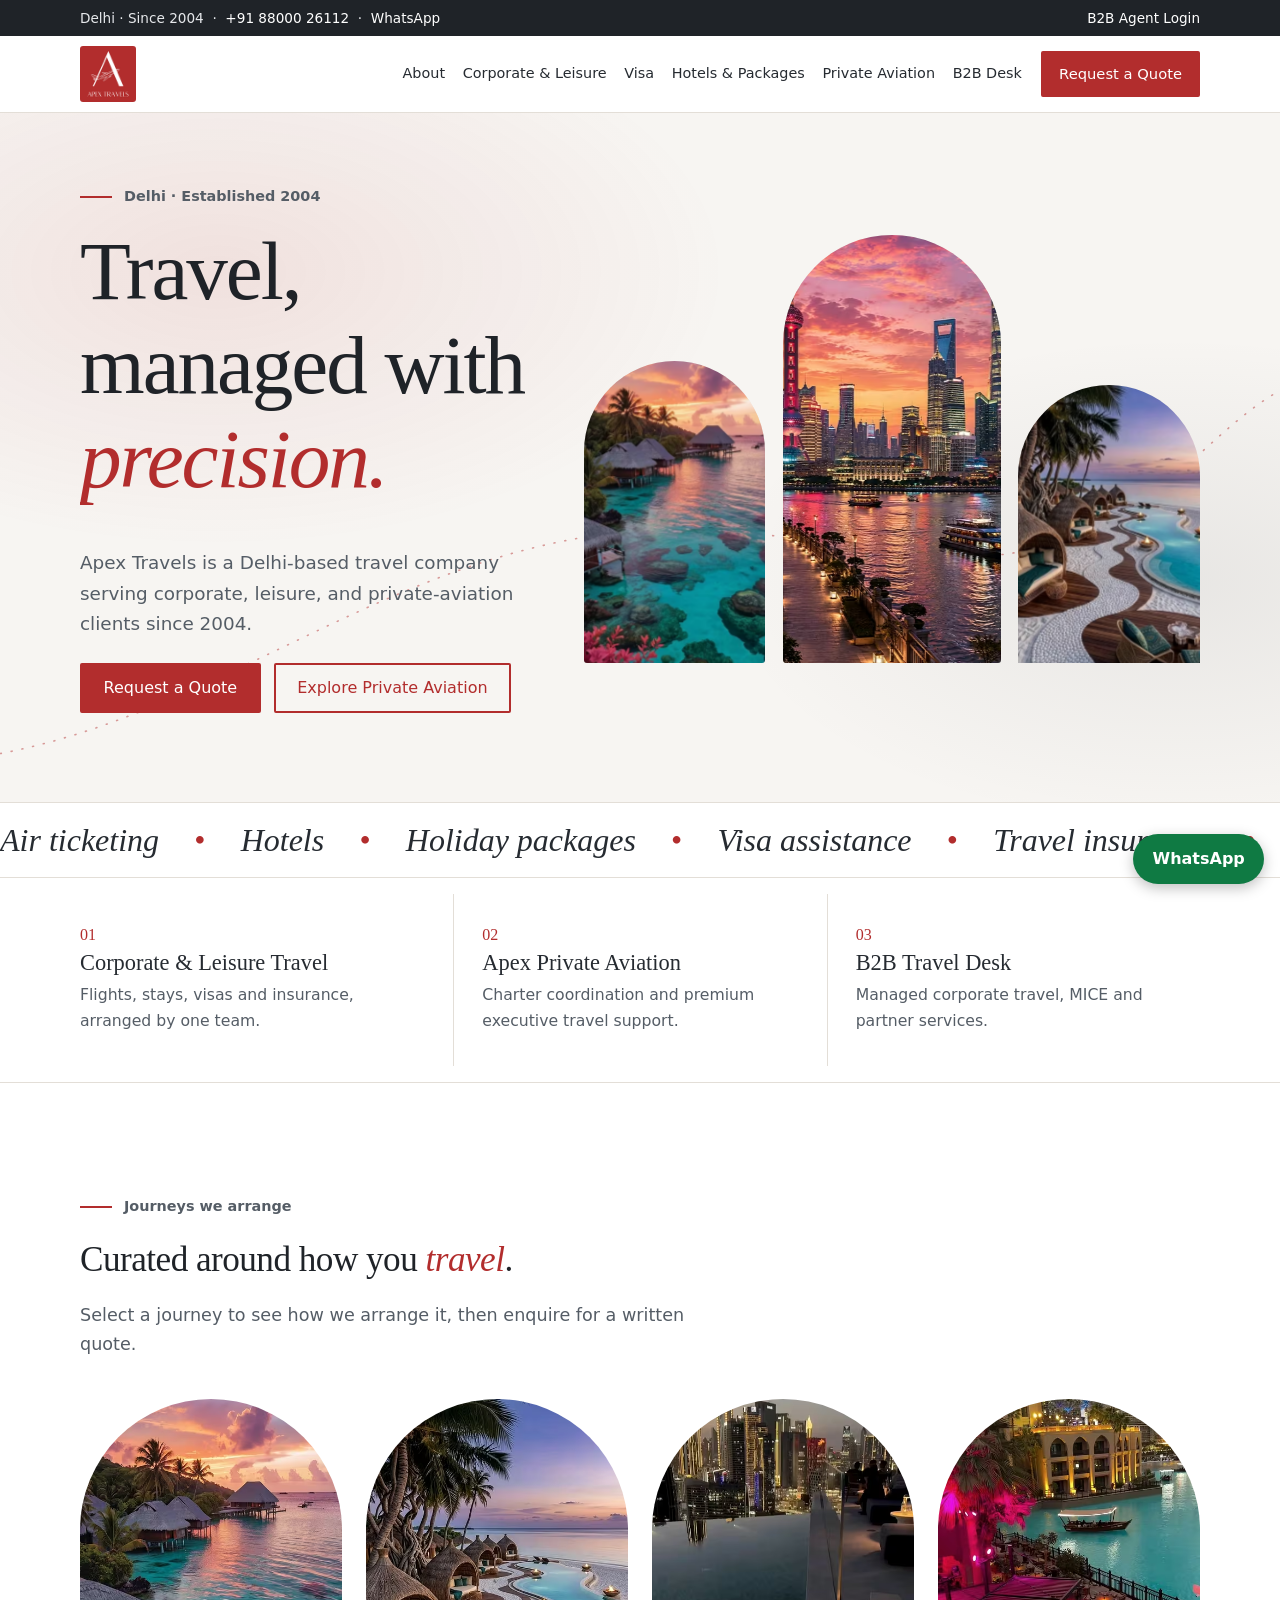
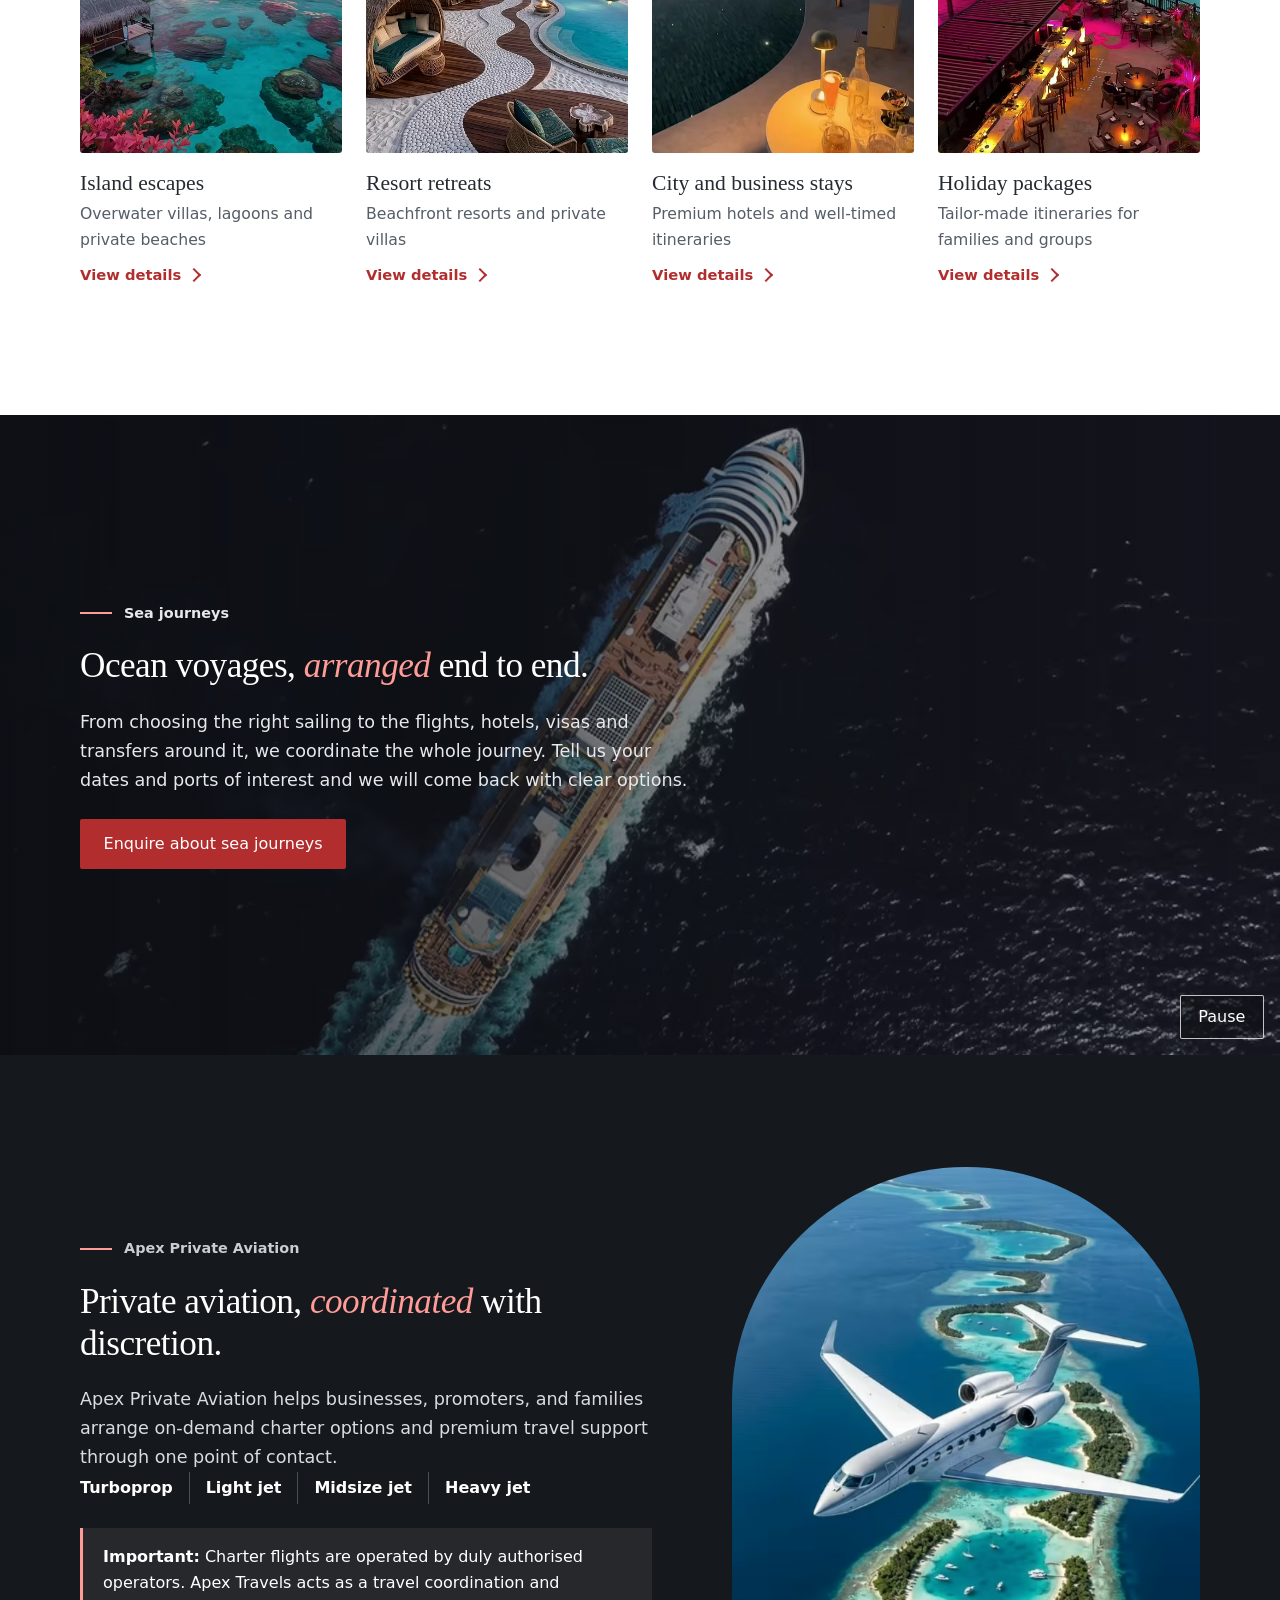
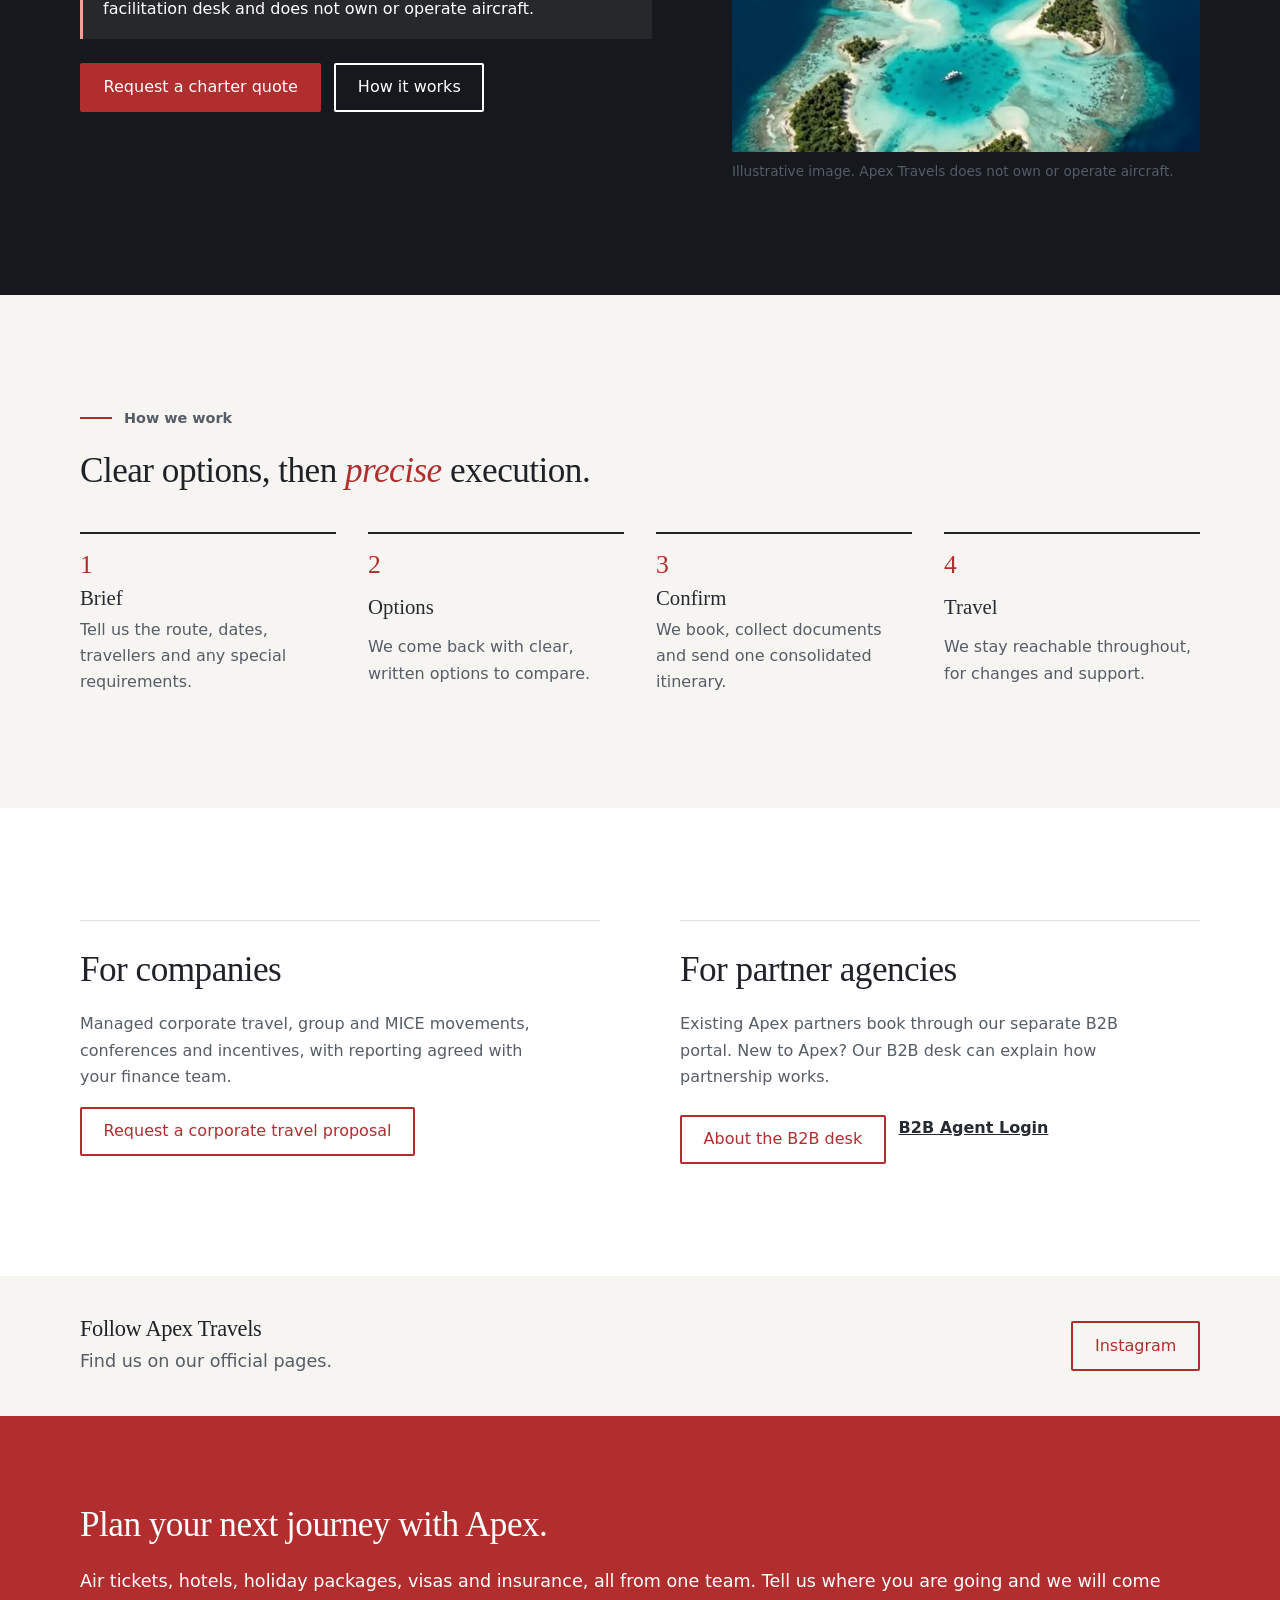
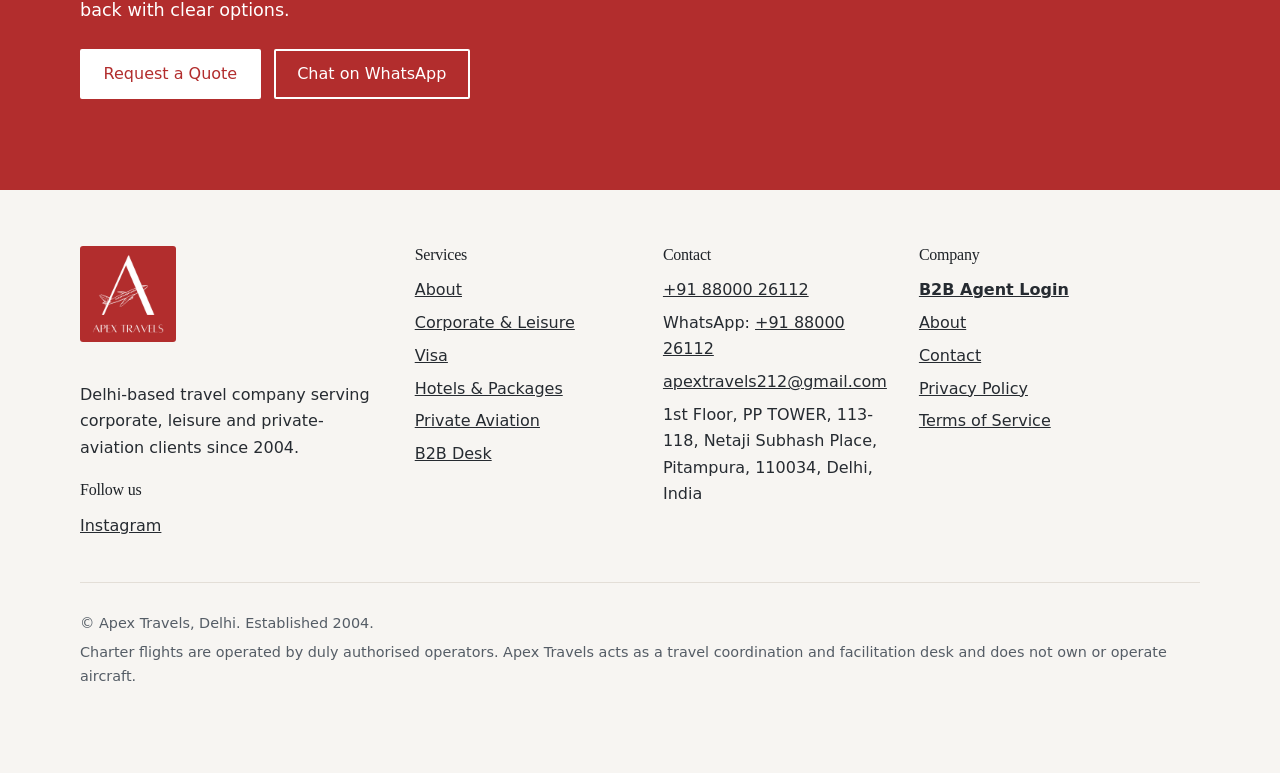
<file: site/index.html>
<!DOCTYPE html>
<html lang="en-IN">
<head>
<meta charset="utf-8">
<meta name="viewport" content="width=device-width, initial-scale=1">
<title>Apex Travels | Best Luxury Travel Agency in North India &amp; Private Aviation Desk</title>
<meta name="description" content="Delhi-based travel company since 2004. Corporate and leisure travel, visas, holiday packages, B2B travel desk and Apex Private Aviation charter coordination.">
<link rel="canonical" href="https://www.apextravels.co.in/">
<meta name="robots" content="index, follow">
<meta name="theme-color" content="#B22D2D">
<link rel="icon" type="image/png" sizes="32x32" href="images/favicon-32.png">
<link rel="apple-touch-icon" href="images/apple-touch-icon.png">
<meta property="og:type" content="website">
<meta property="og:site_name" content="Apex Travels">
<meta property="og:locale" content="en_IN">
<meta property="og:title" content="Apex Travels Delhi | Corporate Travel &amp; Private Aviation Desk">
<meta property="og:description" content="Delhi-based travel company since 2004. Corporate and leisure travel, visas, holiday packages, B2B travel desk and Apex Private Aviation charter coordination.">
<meta property="og:url" content="https://www.apextravels.co.in/">
<meta property="og:image" content="https://www.apextravels.co.in/images/og-image.png">
<meta name="twitter:card" content="summary_large_image">
<meta name="twitter:title" content="Apex Travels Delhi | Corporate Travel &amp; Private Aviation Desk">
<meta name="twitter:description" content="Delhi-based travel company since 2004. Corporate and leisure travel, visas, holiday packages, B2B travel desk and Apex Private Aviation charter coordination.">
<meta name="twitter:image" content="https://www.apextravels.co.in/images/og-image.png">
<script>try{if(!sessionStorage.getItem("apexPre")&&!matchMedia("(prefers-reduced-motion: reduce)").matches)document.documentElement.classList.add("pre-on")}catch(e){}</script>
<link rel="stylesheet" href="css/style.css">
<script src="js/main.js" defer></script>
<script type="application/ld+json">{
 "@context": "https://schema.org",
 "@type": [
  "LocalBusiness",
  "TravelAgency"
 ],
 "name": "Apex Travels",
 "url": "https://www.apextravels.co.in/",
 "logo": "https://www.apextravels.co.in/images/apex-logo.png",
 "image": "https://www.apextravels.co.in/images/og-image.png",
 "description": "Delhi-based travel company established in 2004 offering corporate and leisure travel, visa assistance, holiday packages, B2B travel services and private-aviation charter coordination.",
 "foundingDate": "2004",
 "address": {
  "@type": "PostalAddress",
  "addressLocality": "Delhi",
  "addressCountry": "IN"
 },
 "areaServed": "IN",
 "telephone": "+918800026112",
 "email": "apextravels212@gmail.com",
 "sameAs": [
  "https://www.instagram.com/apextravels.official/"
 ]
}</script>
</head>
<body>
<a class="skip" href="#main">Skip to content</a>
<div class="pre" aria-hidden="true"><img src="images/apex-logo.png" alt="" width="150" height="150"></div>
<div class="util"><div class="wrap util-in"><p><span class="hide-s">Delhi &middot; Since 2004 &nbsp;&middot;&nbsp; </span><a href="tel:+918800026112">+91 88000 26112</a> &nbsp;&middot;&nbsp; <a href="https://wa.me/918800026112?text=Hello%20Apex%20Travels%2C%20I%20would%20like%20to%20make%20an%20enquiry.">WhatsApp</a></p><a href="https://www.apextravelonline.com/login" rel="noopener">B2B Agent Login</a></div></div>
<header class="site-header"><div class="wrap bar">
<a class="brand" href="index.html" aria-label="Apex Travels home"><img src="images/apex-logo-128.png" alt="Apex Travels" width="56" height="56"></a>
<button class="menu-btn" type="button" aria-expanded="false" aria-controls="nav" aria-label="Open menu"><span></span></button>
<nav id="nav" class="nav" aria-label="Primary"><ul><li><a href="about.html">About</a></li><li><a href="corporate-travel.html">Corporate &amp; Leisure</a></li><li><a href="visa-assistance.html">Visa</a></li><li><a href="hotels-packages.html">Hotels &amp; Packages</a></li><li><a href="private-aviation.html">Private Aviation</a></li><li><a href="b2b-corporate-travel.html">B2B Desk</a></li></ul><div class="nav-actions"><a class="btn btn-line btn-sm" href="https://www.apextravelonline.com/login" rel="noopener">B2B Agent Login</a><a class="btn btn-sm" href="contact.html">Request a Quote</a></div></nav>
</div></header>
<main id="main">
<section class="lh"><svg class="path" viewBox="0 0 1200 500" preserveAspectRatio="none" aria-hidden="true" focusable="false"><path d="M-20 450C250 400 430 130 760 210S1100 70 1240 20" fill="none" stroke="currentColor" stroke-width="1.6" stroke-dasharray="1 10" stroke-linecap="round" vector-effect="non-scaling-stroke"/></svg>
<div class="wrap lh-g"><div class="lh-copy"><p class="label">Delhi &middot; Established 2004</p>
<h1><span class="ln"><span>Travel,</span></span> <span class="ln"><span>managed with</span></span> <span class="ln"><span><em>precision.</em></span></span></h1>
<p class="sub">Apex Travels is a Delhi-based travel company serving corporate, leisure, and private-aviation clients since 2004.</p>
<div class="cta-row"><a class="btn btn-acc" href="contact.html">Request a Quote</a><a class="btn btn-line" href="private-aviation.html">Explore Private Aviation</a></div></div>
<div class="arches">
<figure class="arch a1 m" style="--r:1.667" data-parallax=".05"><picture><source type="image/avif" srcset="images/photos/leisure-travel-480.avif 480w, images/photos/leisure-travel-736.avif 736w" sizes="(min-width:960px) 20vw, 30vw"><source type="image/webp" srcset="images/photos/leisure-travel-480.webp 480w, images/photos/leisure-travel-736.webp 736w" sizes="(min-width:960px) 20vw, 30vw"><img src="images/photos/leisure-travel-736.jpg" srcset="images/photos/leisure-travel-480.jpg 480w, images/photos/leisure-travel-736.jpg 736w" sizes="(min-width:960px) 20vw, 30vw" alt="Thatched overwater villas on a turquoise lagoon at sunset" width="1600" height="2400" decoding="async"></picture><picture><source type="image/avif" srcset="images/photos/holiday-packages-480.avif 480w, images/photos/holiday-packages-720.avif 720w" sizes="(min-width:960px) 20vw, 30vw"><source type="image/webp" srcset="images/photos/holiday-packages-480.webp 480w, images/photos/holiday-packages-720.webp 720w" sizes="(min-width:960px) 20vw, 30vw"><img src="images/photos/holiday-packages-720.jpg" srcset="images/photos/holiday-packages-480.jpg 480w, images/photos/holiday-packages-720.jpg 720w" sizes="(min-width:960px) 20vw, 30vw" alt="Waterfront dining terrace at dusk with a traditional wooden boat on turquoise water" width="1600" height="2400" decoding="async"></picture></figure>
<figure class="arch a2 m" style="--r:1.967;--ph:6s" data-parallax="-.035"><picture><source type="image/avif" srcset="images/photos/hero-home-480.avif 480w, images/photos/hero-home-736.avif 736w" sizes="(min-width:960px) 24vw, 36vw"><source type="image/webp" srcset="images/photos/hero-home-480.webp 480w, images/photos/hero-home-736.webp 736w" sizes="(min-width:960px) 24vw, 36vw"><img src="images/photos/hero-home-736.jpg" srcset="images/photos/hero-home-480.jpg 480w, images/photos/hero-home-736.jpg 736w" sizes="(min-width:960px) 24vw, 36vw" alt="Skyline at sunset above a lit riverside promenade with a passenger ferry on the water" width="1600" height="2400" fetchpriority="high" decoding="async"></picture><picture><source type="image/avif" srcset="images/photos/corporate-travel-480.avif 480w, images/photos/corporate-travel-720.avif 720w" sizes="(min-width:960px) 24vw, 36vw"><source type="image/webp" srcset="images/photos/corporate-travel-480.webp 480w, images/photos/corporate-travel-720.webp 720w" sizes="(min-width:960px) 24vw, 36vw"><img src="images/photos/corporate-travel-720.jpg" srcset="images/photos/corporate-travel-480.jpg 480w, images/photos/corporate-travel-720.jpg 720w" sizes="(min-width:960px) 24vw, 36vw" alt="Rooftop infinity pool and lounge above a city skyline at dusk" width="1600" height="2400" decoding="async"></picture></figure>
<figure class="arch a3" data-parallax=".07"><picture><source type="image/avif" srcset="images/photos/hotels-480.avif 480w, images/photos/hotels-736.avif 736w" sizes="(min-width:960px) 20vw, 30vw"><source type="image/webp" srcset="images/photos/hotels-480.webp 480w, images/photos/hotels-736.webp 736w" sizes="(min-width:960px) 20vw, 30vw"><img src="images/photos/hotels-736.jpg" srcset="images/photos/hotels-480.jpg 480w, images/photos/hotels-736.jpg 736w" sizes="(min-width:960px) 20vw, 30vw" alt="Beachfront resort with thatched cabanas and a curved pool at dusk" width="1600" height="2400" decoding="async"></picture></figure>
</div></div></section><div class="ticker" aria-hidden="true"><div class="tk"><div class="tg"><span>Air ticketing</span><span>Hotels</span><span>Holiday packages</span><span>Visa assistance</span><span>Travel insurance</span><span>Corporate travel</span><span>B2B travel services</span><span>Private aviation coordination</span></div><div class="tg"><span>Air ticketing</span><span>Hotels</span><span>Holiday packages</span><span>Visa assistance</span><span>Travel insurance</span><span>Corporate travel</span><span>B2B travel services</span><span>Private aviation coordination</span></div></div></div><nav class="h-desks" aria-label="Our services"><ol class="wrap">
<li data-r><a href="corporate-travel.html"><span class="n">01</span><strong>Corporate &amp; Leisure Travel</strong><span>Flights, stays, visas and insurance, arranged by one team.</span></a></li>
<li data-r="1"><a href="private-aviation.html"><span class="n">02</span><strong>Apex Private Aviation</strong><span>Charter coordination and premium executive travel support.</span></a></li>
<li data-r="2"><a href="b2b-corporate-travel.html"><span class="n">03</span><strong>B2B Travel Desk</strong><span>Managed corporate travel, MICE and partner services.</span></a></li>
</ol></nav><section class="h-show"><div class="wrap"><div class="sec-h"><p class="label" data-r>Journeys we arrange</p><h2 data-r="1">Curated around how you <em>travel</em>.</h2>
<p class="lead" data-r="2">Select a journey to see how we arrange it, then enquire for a written quote.</p></div>
<ul class="jc-list"><li class="jc-li" data-r="0"><a class="jc" href="contact.html?topic=holidays&amp;interest=Island%20escapes#enquiry" data-j="island" data-title="Island escapes" data-page="hotels-packages.html"><span class="jc-frame"><picture><source type="image/avif" srcset="images/photos/leisure-travel-480.avif 480w, images/photos/leisure-travel-736.avif 736w" sizes="(min-width:1080px) 22vw, (min-width:760px) 44vw, 74vw"><source type="image/webp" srcset="images/photos/leisure-travel-480.webp 480w, images/photos/leisure-travel-736.webp 736w" sizes="(min-width:1080px) 22vw, (min-width:760px) 44vw, 74vw"><img src="images/photos/leisure-travel-736.jpg" srcset="images/photos/leisure-travel-480.jpg 480w, images/photos/leisure-travel-736.jpg 736w" sizes="(min-width:1080px) 22vw, (min-width:760px) 44vw, 74vw" alt="Thatched overwater villas on a turquoise lagoon at sunset" width="1600" height="2400" loading="lazy" decoding="async"></picture></span><span class="jc-body"><strong>Island escapes</strong><span class="jc-tag">Overwater villas, lagoons and private beaches</span><span class="jc-more">View details</span></span></a><template id="j-island"><p class="jd-tag">Overwater villas, lagoons and private beaches</p><p>Quiet, well-planned escapes to island destinations, with flights, transfers and stays arranged around your dates.</p><h3>How we arrange it</h3><ul class="ticks"><li>Destination and property shortlist matched to your preferences</li><li>Flights, boat or seaplane transfers and baggage planning</li><li>Visa and travel insurance coordination</li><li>One itinerary and one point of contact</li></ul><p class="small">Pricing is tailored to your dates and requirements. Enquire for a written quote.</p></template></li><li class="jc-li" data-r="1"><a class="jc" href="contact.html?topic=holidays&amp;interest=Resort%20retreats#enquiry" data-j="resort" data-title="Resort retreats" data-page="hotels-packages.html"><span class="jc-frame"><picture><source type="image/avif" srcset="images/photos/hotels-480.avif 480w, images/photos/hotels-736.avif 736w" sizes="(min-width:1080px) 22vw, (min-width:760px) 44vw, 74vw"><source type="image/webp" srcset="images/photos/hotels-480.webp 480w, images/photos/hotels-736.webp 736w" sizes="(min-width:1080px) 22vw, (min-width:760px) 44vw, 74vw"><img src="images/photos/hotels-736.jpg" srcset="images/photos/hotels-480.jpg 480w, images/photos/hotels-736.jpg 736w" sizes="(min-width:1080px) 22vw, (min-width:760px) 44vw, 74vw" alt="Beachfront resort with thatched cabanas and a curved pool at dusk" width="1600" height="2400" loading="lazy" decoding="async"></picture></span><span class="jc-body"><strong>Resort retreats</strong><span class="jc-tag">Beachfront resorts and private villas</span><span class="jc-more">View details</span></span></a><template id="j-resort"><p class="jd-tag">Beachfront resorts and private villas</p><p>Unhurried stays at resorts chosen for the setting, the service and how well they suit the people travelling.</p><h3>How we arrange it</h3><ul class="ticks"><li>Hotel options compared in writing before you decide</li><li>Room category, inclusions and transfers confirmed for you</li><li>Group and family room arrangements</li><li>Support while you are away if plans change</li></ul><p class="small">Pricing is tailored to your dates and requirements. Enquire for a written quote.</p></template></li><li class="jc-li" data-r="2"><a class="jc" href="contact.html?topic=general&amp;interest=City%20and%20business%20stays#enquiry" data-j="city" data-title="City and business stays" data-page="corporate-travel.html"><span class="jc-frame"><picture><source type="image/avif" srcset="images/photos/corporate-travel-480.avif 480w, images/photos/corporate-travel-720.avif 720w" sizes="(min-width:1080px) 22vw, (min-width:760px) 44vw, 74vw"><source type="image/webp" srcset="images/photos/corporate-travel-480.webp 480w, images/photos/corporate-travel-720.webp 720w" sizes="(min-width:1080px) 22vw, (min-width:760px) 44vw, 74vw"><img src="images/photos/corporate-travel-720.jpg" srcset="images/photos/corporate-travel-480.jpg 480w, images/photos/corporate-travel-720.jpg 720w" sizes="(min-width:1080px) 22vw, (min-width:760px) 44vw, 74vw" alt="Rooftop infinity pool and lounge above a city skyline at dusk" width="1600" height="2400" loading="lazy" decoding="async"></picture></span><span class="jc-body"><strong>City and business stays</strong><span class="jc-tag">Premium hotels and well-timed itineraries</span><span class="jc-more">View details</span></span></a><template id="j-city"><p class="jd-tag">Premium hotels and well-timed itineraries</p><p>Business travel that runs to time: the right hotel, sensible flights and transfers that match your schedule.</p><h3>How we arrange it</h3><ul class="ticks"><li>Air tickets with changes and re-issues handled</li><li>Hotels matched to meeting locations and company policy</li><li>Airport and city transfers</li><li>Visa assistance for business trips</li></ul><p class="small">Pricing is tailored to your dates and requirements. Enquire for a written quote.</p></template></li><li class="jc-li" data-r="3"><a class="jc" href="contact.html?topic=holidays&amp;interest=Holiday%20packages#enquiry" data-j="holiday" data-title="Holiday packages" data-page="hotels-packages.html"><span class="jc-frame"><picture><source type="image/avif" srcset="images/photos/holiday-packages-480.avif 480w, images/photos/holiday-packages-720.avif 720w" sizes="(min-width:1080px) 22vw, (min-width:760px) 44vw, 74vw"><source type="image/webp" srcset="images/photos/holiday-packages-480.webp 480w, images/photos/holiday-packages-720.webp 720w" sizes="(min-width:1080px) 22vw, (min-width:760px) 44vw, 74vw"><img src="images/photos/holiday-packages-720.jpg" srcset="images/photos/holiday-packages-480.jpg 480w, images/photos/holiday-packages-720.jpg 720w" sizes="(min-width:1080px) 22vw, (min-width:760px) 44vw, 74vw" alt="Waterfront dining terrace at dusk with a traditional wooden boat on turquoise water" width="1600" height="2400" loading="lazy" decoding="async"></picture></span><span class="jc-body"><strong>Holiday packages</strong><span class="jc-tag">Tailor-made itineraries for families and groups</span><span class="jc-more">View details</span></span></a><template id="j-holiday"><p class="jd-tag">Tailor-made itineraries for families and groups</p><p>Domestic and international holidays planned around your pace and budget, with every cost itemised.</p><h3>How we arrange it</h3><ul class="ticks"><li>Itineraries built to your dates and interests</li><li>Flights, stays, transfers and sightseeing combined</li><li>Family, honeymoon and group arrangements</li><li>Visa and insurance handled alongside</li></ul><p class="small">Pricing is tailored to your dates and requirements. Enquire for a written quote.</p></template></li></ul></div>
<dialog class="jd" aria-labelledby="jd-t"><div class="jd-in"><button class="jd-x" type="button" aria-label="Close details">&times;</button><figure class="jd-fig"></figure>
<div class="jd-tx"><h2 id="jd-t"></h2><div class="jd-body"></div><div class="cta-row"><a class="btn jd-enq" href="contact.html#enquiry">Enquire</a><a class="btn btn-line jd-more" href="contact.html">Service details</a></div></div></div></dialog></section><section class="sea" aria-label="Sea journeys"><video class="sea-v" muted loop playsinline preload="none" poster="media/cruise-poster.jpg" data-mp4="media/cruise.mp4" data-webm="media/cruise.webm" aria-hidden="true" tabindex="-1"></video><div class="sea-shade"></div>
<div class="wrap"><div class="sea-in"><p class="label" data-r>Sea journeys</p><h2 data-r="1">Ocean voyages, <em>arranged</em> end to end.</h2>
<p class="lead" data-r="2">From choosing the right sailing to the flights, hotels, visas and transfers around it, we coordinate the whole journey. Tell us your dates and ports of interest and we will come back with clear options.</p>
<div class="cta-row" data-r="3"><a class="btn btn-acc" href="contact.html?topic=holidays&amp;interest=Sea%20journeys#enquiry">Enquire about sea journeys</a></div></div></div>
<button class="sea-btn" type="button" aria-label="Pause background video" hidden>Pause</button></section><section class="h-av"><div class="wrap h-av-g"><div>
<p class="label" data-r>Apex Private Aviation</p><h2 data-r="1">Private aviation, <em>coordinated</em> with discretion.</h2>
<p class="lead" data-r="2">Apex Private Aviation helps businesses, promoters, and families arrange on-demand charter options and premium travel support through one point of contact.</p>
<ul class="cats" data-r="2"><li>Turboprop</li><li>Light jet</li><li>Midsize jet</li><li>Heavy jet</li></ul>
<p class="disc" data-r="3"><strong>Important:</strong> Charter flights are operated by duly authorised operators. Apex Travels acts as a travel coordination and facilitation desk and does not own or operate aircraft.</p>
<div class="cta-row" data-r="3"><a class="btn btn-acc" href="private-aviation.html#quote">Request a charter quote</a><a class="btn btn-ghost" href="private-aviation.html">How it works</a></div></div>
<div><figure class="h-avfig zoom" data-mask data-parallax=".05"><picture><source type="image/avif" srcset="images/photos/hero-aviation-480.avif 480w, images/photos/hero-aviation-736.avif 736w" sizes="(min-width:900px) 540px, 100vw"><source type="image/webp" srcset="images/photos/hero-aviation-480.webp 480w, images/photos/hero-aviation-736.webp 736w" sizes="(min-width:900px) 540px, 100vw"><img src="images/photos/hero-aviation-736.jpg" srcset="images/photos/hero-aviation-480.jpg 480w, images/photos/hero-aviation-736.jpg 736w" sizes="(min-width:900px) 540px, 100vw" alt="Business jet flying over a chain of tropical islands" width="1600" height="2400" loading="lazy" decoding="async"></picture></figure><p class="img-note">Illustrative image. Apex Travels does not own or operate aircraft.</p></div>
</div></section>
<section class="h-how"><div class="wrap"><p class="label" data-r>How we work</p><h2 data-r="1">Clear options, then <em>precise</em> execution.</h2>
<ol class="h-steps">
<li data-r><span class="n">1</span><strong>Brief</strong><span>Tell us the route, dates, travellers and any special requirements.</span></li>
<li data-r="1"><span class="n">2</span><strong>Options</strong><span>We come back with clear, written options to compare.</span></li>
<li data-r="2"><span class="n">3</span><strong>Confirm</strong><span>We book, collect documents and send one consolidated itinerary.</span></li>
<li data-r="3"><span class="n">4</span><strong>Travel</strong><span>We stay reachable throughout, for changes and support.</span></li>
</ol></div></section>
<section class="h-aud"><div class="wrap h-aud-g">
<article data-r><h2>For companies</h2><p>Managed corporate travel, group and MICE movements, conferences and incentives, with reporting agreed with your finance team.</p><a class="btn btn-line" href="contact.html?topic=b2b#enquiry">Request a corporate travel proposal</a></article>
<article data-r="1"><h2>For partner agencies</h2><p>Existing Apex partners book through our separate B2B portal. New to Apex? Our B2B desk can explain how partnership works.</p><div class="cta-row"><a class="btn btn-line" href="b2b-corporate-travel.html">About the B2B desk</a><a class="textlink" href="https://www.apextravelonline.com/login" rel="noopener">B2B Agent Login</a></div></article>
</div></section><section class="sec alt tight"><div class="wrap social-band"><div><h2>Follow Apex Travels</h2><p class="lead">Find us on our official pages.</p></div><div class="cta-row"><a class="btn btn-line" href="https://www.instagram.com/apextravels.official/" target="_blank" rel="noopener noreferrer" aria-label="Apex Travels on Instagram (opens in a new tab)">Instagram</a></div></div></section><section class="sec cta"><div class="wrap"><h2>Plan your next journey with Apex.</h2><p class="lead">Air tickets, hotels, holiday packages, visas and insurance, all from one team. Tell us where you are going and we will come back with clear options.</p><div class="cta-row"><a class="btn btn-acc" href="contact.html">Request a Quote</a><a class="btn btn-line" href="https://wa.me/918800026112?text=Hello%20Apex%20Travels%2C%20I%20would%20like%20to%20make%20an%20enquiry.">Chat on WhatsApp</a></div></div></section>
</main>
<footer class="site-footer"><div class="wrap fgrid">
<div><a class="brand" href="index.html" aria-label="Apex Travels home"><img src="images/apex-logo.png" alt="Apex Travels" width="96" height="96" loading="lazy"></a><p>Delhi-based travel company serving corporate, leisure and private-aviation clients since 2004.</p><h2 class="fh">Follow us</h2><ul class="soc"><li><a href="https://www.instagram.com/apextravels.official/" target="_blank" rel="noopener noreferrer" aria-label="Apex Travels on Instagram (opens in a new tab)">Instagram</a></li></ul></div>
<div><h2>Services</h2><ul><li><a href="about.html">About</a></li><li><a href="corporate-travel.html">Corporate &amp; Leisure</a></li><li><a href="visa-assistance.html">Visa</a></li><li><a href="hotels-packages.html">Hotels &amp; Packages</a></li><li><a href="private-aviation.html">Private Aviation</a></li><li><a href="b2b-corporate-travel.html">B2B Desk</a></li></ul></div>
<div><h2>Contact</h2><ul><li><a href="tel:+918800026112">+91 88000 26112</a></li><li>WhatsApp: <a href="https://wa.me/918800026112?text=Hello%20Apex%20Travels%2C%20I%20would%20like%20to%20make%20an%20enquiry.">+91 88000 26112</a></li><li><a href="mailto:apextravels212@gmail.com">apextravels212@gmail.com</a></li><li>1st Floor, PP TOWER, 113-118, Netaji Subhash Place, Pitampura, 110034, Delhi, India</li></ul></div>
<div><h2>Company</h2><ul><li><a href="https://www.apextravelonline.com/login" rel="noopener"><strong>B2B Agent Login</strong></a></li><li><a href="about.html">About</a></li><li><a href="contact.html">Contact</a></li><li><a href="privacy-policy.html">Privacy Policy</a></li><li><a href="terms-of-service.html">Terms of Service</a></li></ul></div>
</div>
<div class="wrap fbase"><p>&copy; Apex Travels, Delhi. Established 2004.</p><p>Charter flights are operated by duly authorised operators. Apex Travels acts as a travel coordination and facilitation desk and does not own or operate aircraft.</p></div></footer>
<a class="wa" href="https://wa.me/918800026112?text=Hello%20Apex%20Travels%2C%20I%20would%20like%20to%20make%20an%20enquiry." aria-label="Chat with Apex Travels on WhatsApp">WhatsApp</a>
</body>
</html>
</file>
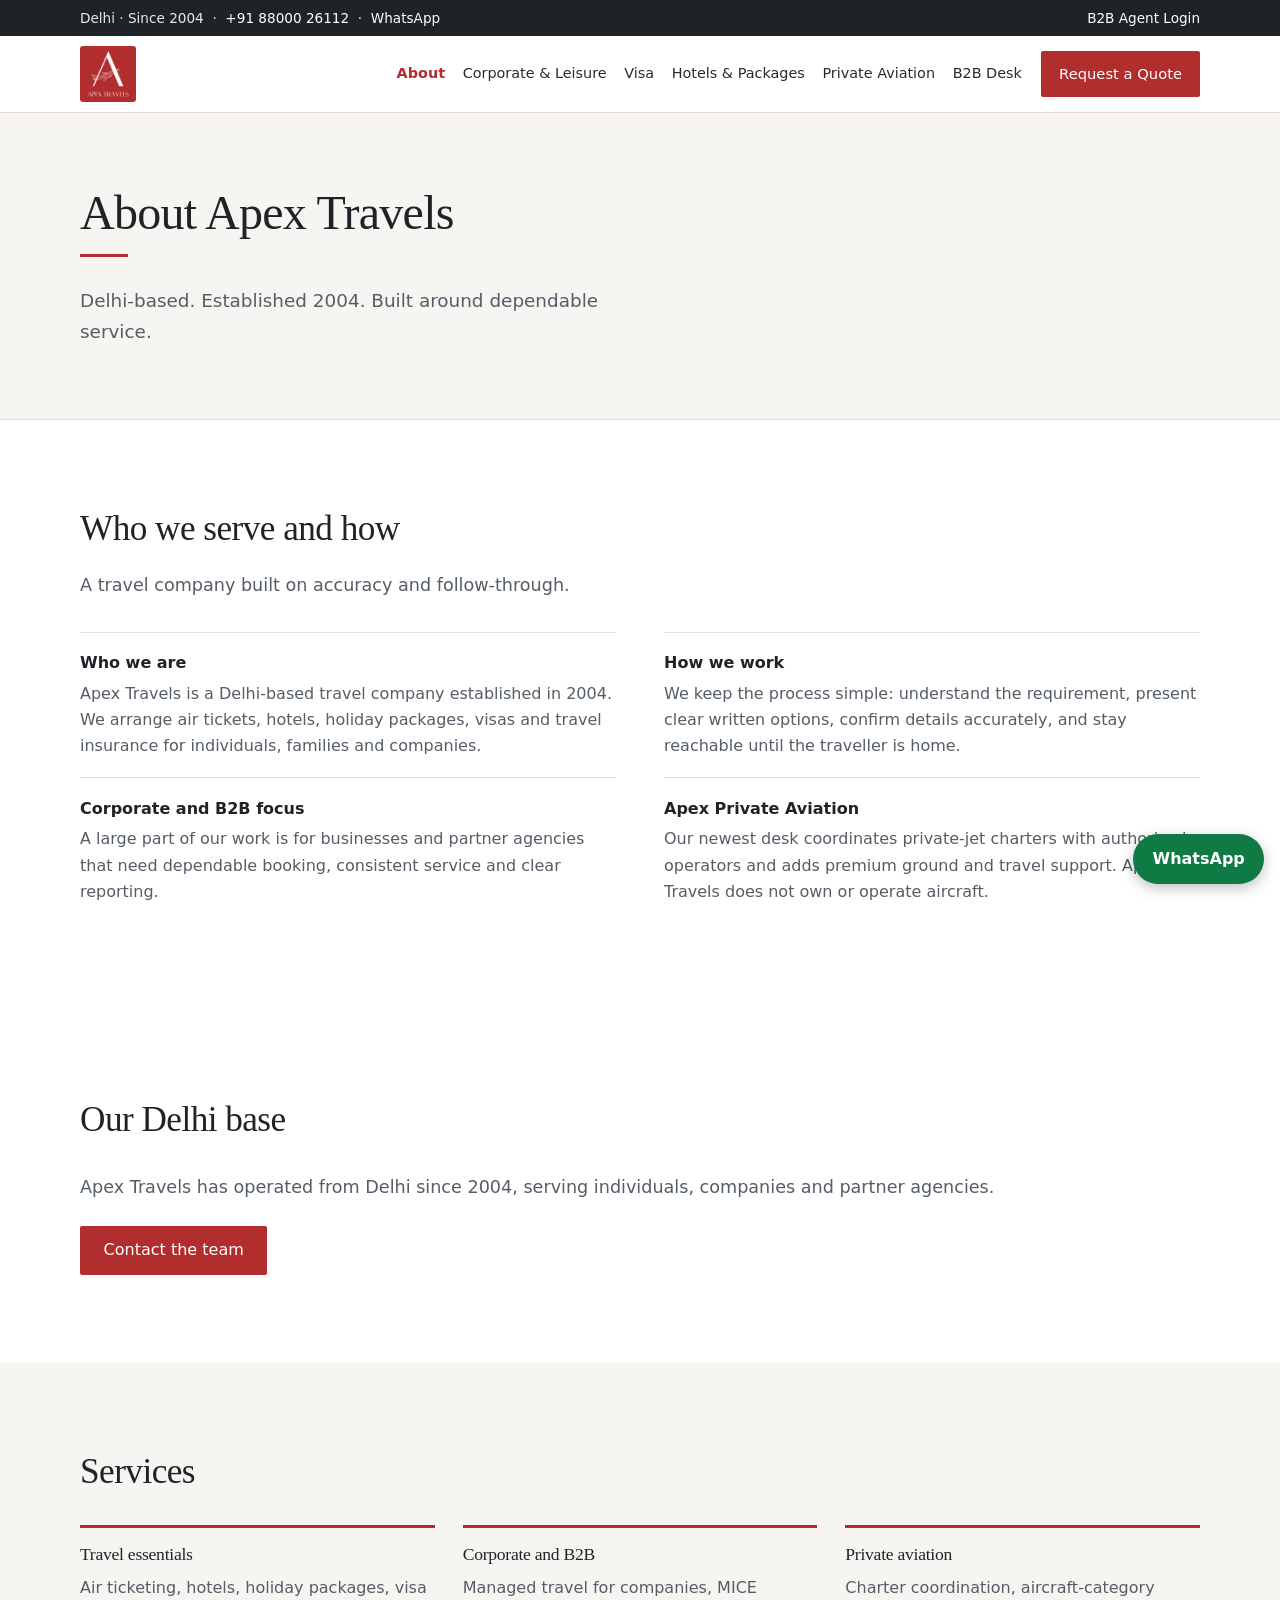
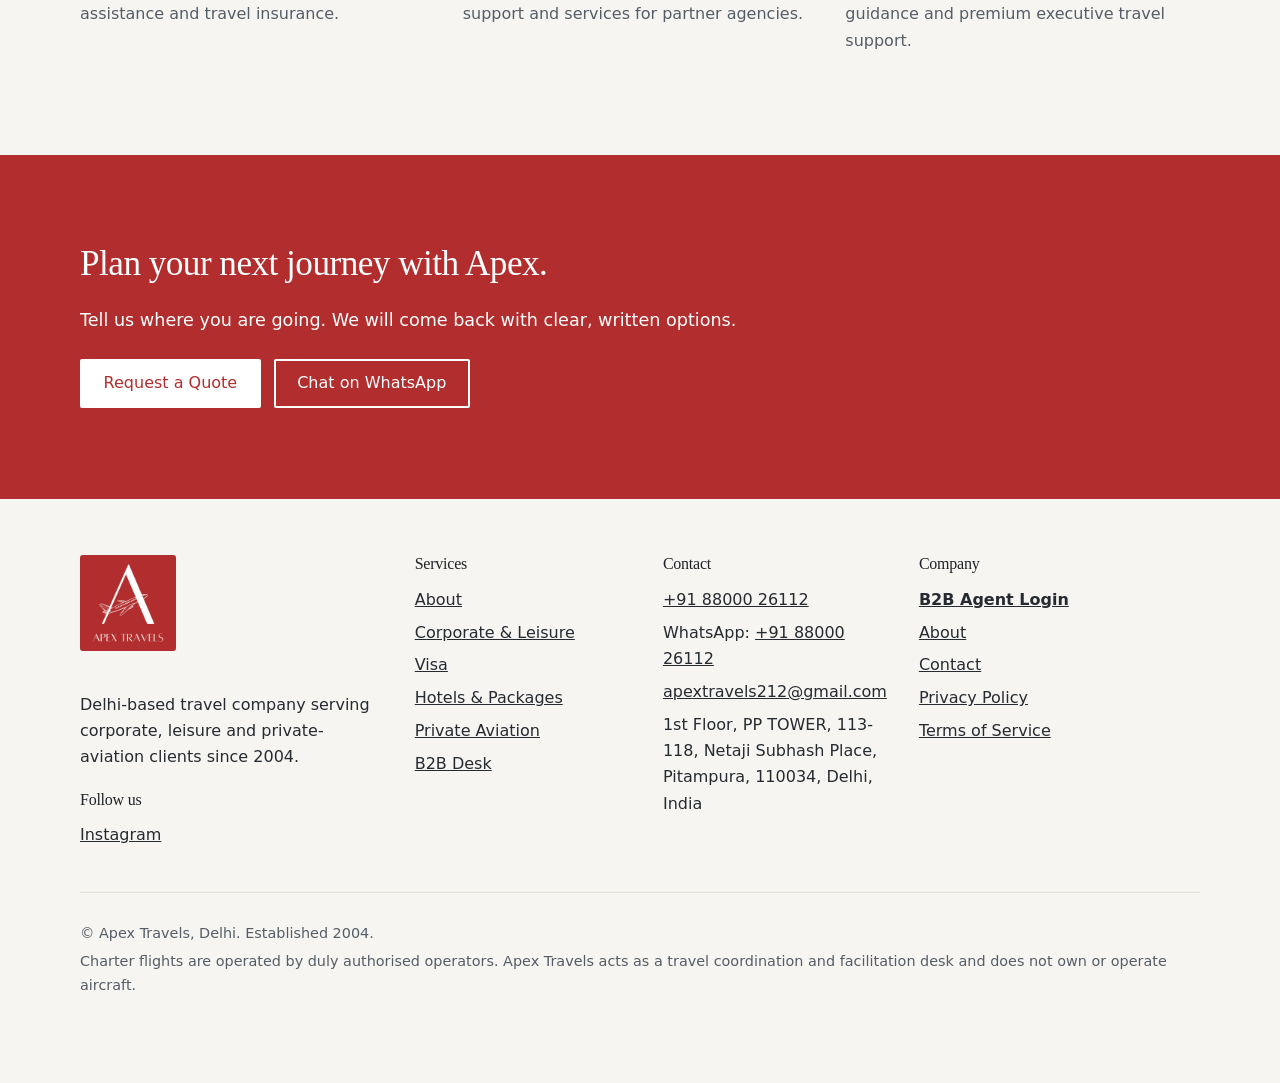
<file: site/about.html>
<!DOCTYPE html>
<html lang="en-IN">
<head>
<meta charset="utf-8">
<meta name="viewport" content="width=device-width, initial-scale=1">
<title>About Apex Travels | Delhi Travel Company Since 2004</title>
<meta name="description" content="Apex Travels is a Delhi-based travel company established in 2004, serving corporate, leisure, B2B and private-aviation clients with accurate, accountable service.">
<link rel="canonical" href="https://www.apextravels.co.in/about.html">
<meta name="robots" content="index, follow">
<meta name="theme-color" content="#B22D2D">
<link rel="icon" type="image/png" sizes="32x32" href="images/favicon-32.png">
<link rel="apple-touch-icon" href="images/apple-touch-icon.png">
<meta property="og:type" content="website">
<meta property="og:site_name" content="Apex Travels">
<meta property="og:locale" content="en_IN">
<meta property="og:title" content="About Apex Travels | Delhi Travel Company Since 2004">
<meta property="og:description" content="Apex Travels is a Delhi-based travel company established in 2004, serving corporate, leisure, B2B and private-aviation clients with accurate, accountable service.">
<meta property="og:url" content="https://www.apextravels.co.in/about.html">
<meta property="og:image" content="https://www.apextravels.co.in/images/og-image.png">
<meta name="twitter:card" content="summary_large_image">
<meta name="twitter:title" content="About Apex Travels | Delhi Travel Company Since 2004">
<meta name="twitter:description" content="Apex Travels is a Delhi-based travel company established in 2004, serving corporate, leisure, B2B and private-aviation clients with accurate, accountable service.">
<meta name="twitter:image" content="https://www.apextravels.co.in/images/og-image.png">
<script>try{if(!sessionStorage.getItem("apexPre")&&!matchMedia("(prefers-reduced-motion: reduce)").matches)document.documentElement.classList.add("pre-on")}catch(e){}</script>
<link rel="stylesheet" href="css/style.css">
<script src="js/main.js" defer></script>

</head>
<body>
<a class="skip" href="#main">Skip to content</a>
<div class="pre" aria-hidden="true"><img src="images/apex-logo.png" alt="" width="150" height="150"></div>
<div class="util"><div class="wrap util-in"><p><span class="hide-s">Delhi &middot; Since 2004 &nbsp;&middot;&nbsp; </span><a href="tel:+918800026112">+91 88000 26112</a> &nbsp;&middot;&nbsp; <a href="https://wa.me/918800026112?text=Hello%20Apex%20Travels%2C%20I%20would%20like%20to%20make%20an%20enquiry.">WhatsApp</a></p><a href="https://www.apextravelonline.com/login" rel="noopener">B2B Agent Login</a></div></div>
<header class="site-header"><div class="wrap bar">
<a class="brand" href="index.html" aria-label="Apex Travels home"><img src="images/apex-logo-128.png" alt="Apex Travels" width="56" height="56"></a>
<button class="menu-btn" type="button" aria-expanded="false" aria-controls="nav" aria-label="Open menu"><span></span></button>
<nav id="nav" class="nav" aria-label="Primary"><ul><li><a href="about.html" aria-current="page">About</a></li><li><a href="corporate-travel.html">Corporate &amp; Leisure</a></li><li><a href="visa-assistance.html">Visa</a></li><li><a href="hotels-packages.html">Hotels &amp; Packages</a></li><li><a href="private-aviation.html">Private Aviation</a></li><li><a href="b2b-corporate-travel.html">B2B Desk</a></li></ul><div class="nav-actions"><a class="btn btn-line btn-sm" href="https://www.apextravelonline.com/login" rel="noopener">B2B Agent Login</a><a class="btn btn-sm" href="contact.html">Request a Quote</a></div></nav>
</div></header>
<main id="main">
<div class="pagehead"><div class="wrap"><h1>About Apex Travels</h1><p class="sub">Delhi-based. Established 2004. Built around dependable service.</p></div></div><section class="sec "><div class="wrap"><div class="sec-h"><h2>Who we serve and how</h2><p class="lead">A travel company built on accuracy and follow-through.</p></div><dl class="rows"><div><dt>Who we are</dt><dd>Apex Travels is a Delhi-based travel company established in 2004. We arrange air tickets, hotels, holiday packages, visas and travel insurance for individuals, families and companies.</dd></div><div><dt>How we work</dt><dd>We keep the process simple: understand the requirement, present clear written options, confirm details accurately, and stay reachable until the traveller is home.</dd></div><div><dt>Corporate and B2B focus</dt><dd>A large part of our work is for businesses and partner agencies that need dependable booking, consistent service and clear reporting.</dd></div><div><dt>Apex Private Aviation</dt><dd>Our newest desk coordinates private-jet charters with authorised operators and adds premium ground and travel support. Apex Travels does not own or operate aircraft.</dd></div></dl></div></section><section class="sec "><div class="wrap"><div class="sec-h"><h2>Our Delhi base</h2></div><p class="lead">Apex Travels has operated from Delhi since 2004, serving individuals, companies and partner agencies.</p><div class="cta-row"><a class="btn" href="contact.html">Contact the team</a></div></div></section><section class="sec alt"><div class="wrap"><div class="sec-h"><h2>Services</h2></div><div class="grid g3"><article class="col"><h3>Travel essentials</h3><p>Air ticketing, hotels, holiday packages, visa assistance and travel insurance.</p></article><article class="col"><h3>Corporate and B2B</h3><p>Managed travel for companies, MICE support and services for partner agencies.</p></article><article class="col"><h3>Private aviation</h3><p>Charter coordination, aircraft-category guidance and premium executive travel support.</p></article></div></div></section><section class="sec cta"><div class="wrap"><h2>Plan your next journey with Apex.</h2><p class="lead">Tell us where you are going. We will come back with clear, written options.</p><div class="cta-row"><a class="btn btn-acc" href="contact.html">Request a Quote</a><a class="btn btn-line" href="https://wa.me/918800026112?text=Hello%20Apex%20Travels%2C%20I%20would%20like%20to%20make%20an%20enquiry.">Chat on WhatsApp</a></div></div></section>
</main>
<footer class="site-footer"><div class="wrap fgrid">
<div><a class="brand" href="index.html" aria-label="Apex Travels home"><img src="images/apex-logo.png" alt="Apex Travels" width="96" height="96" loading="lazy"></a><p>Delhi-based travel company serving corporate, leisure and private-aviation clients since 2004.</p><h2 class="fh">Follow us</h2><ul class="soc"><li><a href="https://www.instagram.com/apextravels.official/" target="_blank" rel="noopener noreferrer" aria-label="Apex Travels on Instagram (opens in a new tab)">Instagram</a></li></ul></div>
<div><h2>Services</h2><ul><li><a href="about.html">About</a></li><li><a href="corporate-travel.html">Corporate &amp; Leisure</a></li><li><a href="visa-assistance.html">Visa</a></li><li><a href="hotels-packages.html">Hotels &amp; Packages</a></li><li><a href="private-aviation.html">Private Aviation</a></li><li><a href="b2b-corporate-travel.html">B2B Desk</a></li></ul></div>
<div><h2>Contact</h2><ul><li><a href="tel:+918800026112">+91 88000 26112</a></li><li>WhatsApp: <a href="https://wa.me/918800026112?text=Hello%20Apex%20Travels%2C%20I%20would%20like%20to%20make%20an%20enquiry.">+91 88000 26112</a></li><li><a href="mailto:apextravels212@gmail.com">apextravels212@gmail.com</a></li><li>1st Floor, PP TOWER, 113-118, Netaji Subhash Place, Pitampura, 110034, Delhi, India</li></ul></div>
<div><h2>Company</h2><ul><li><a href="https://www.apextravelonline.com/login" rel="noopener"><strong>B2B Agent Login</strong></a></li><li><a href="about.html">About</a></li><li><a href="contact.html">Contact</a></li><li><a href="privacy-policy.html">Privacy Policy</a></li><li><a href="terms-of-service.html">Terms of Service</a></li></ul></div>
</div>
<div class="wrap fbase"><p>&copy; Apex Travels, Delhi. Established 2004.</p><p>Charter flights are operated by duly authorised operators. Apex Travels acts as a travel coordination and facilitation desk and does not own or operate aircraft.</p></div></footer>
<a class="wa" href="https://wa.me/918800026112?text=Hello%20Apex%20Travels%2C%20I%20would%20like%20to%20make%20an%20enquiry." aria-label="Chat with Apex Travels on WhatsApp">WhatsApp</a>
</body>
</html>
</file>
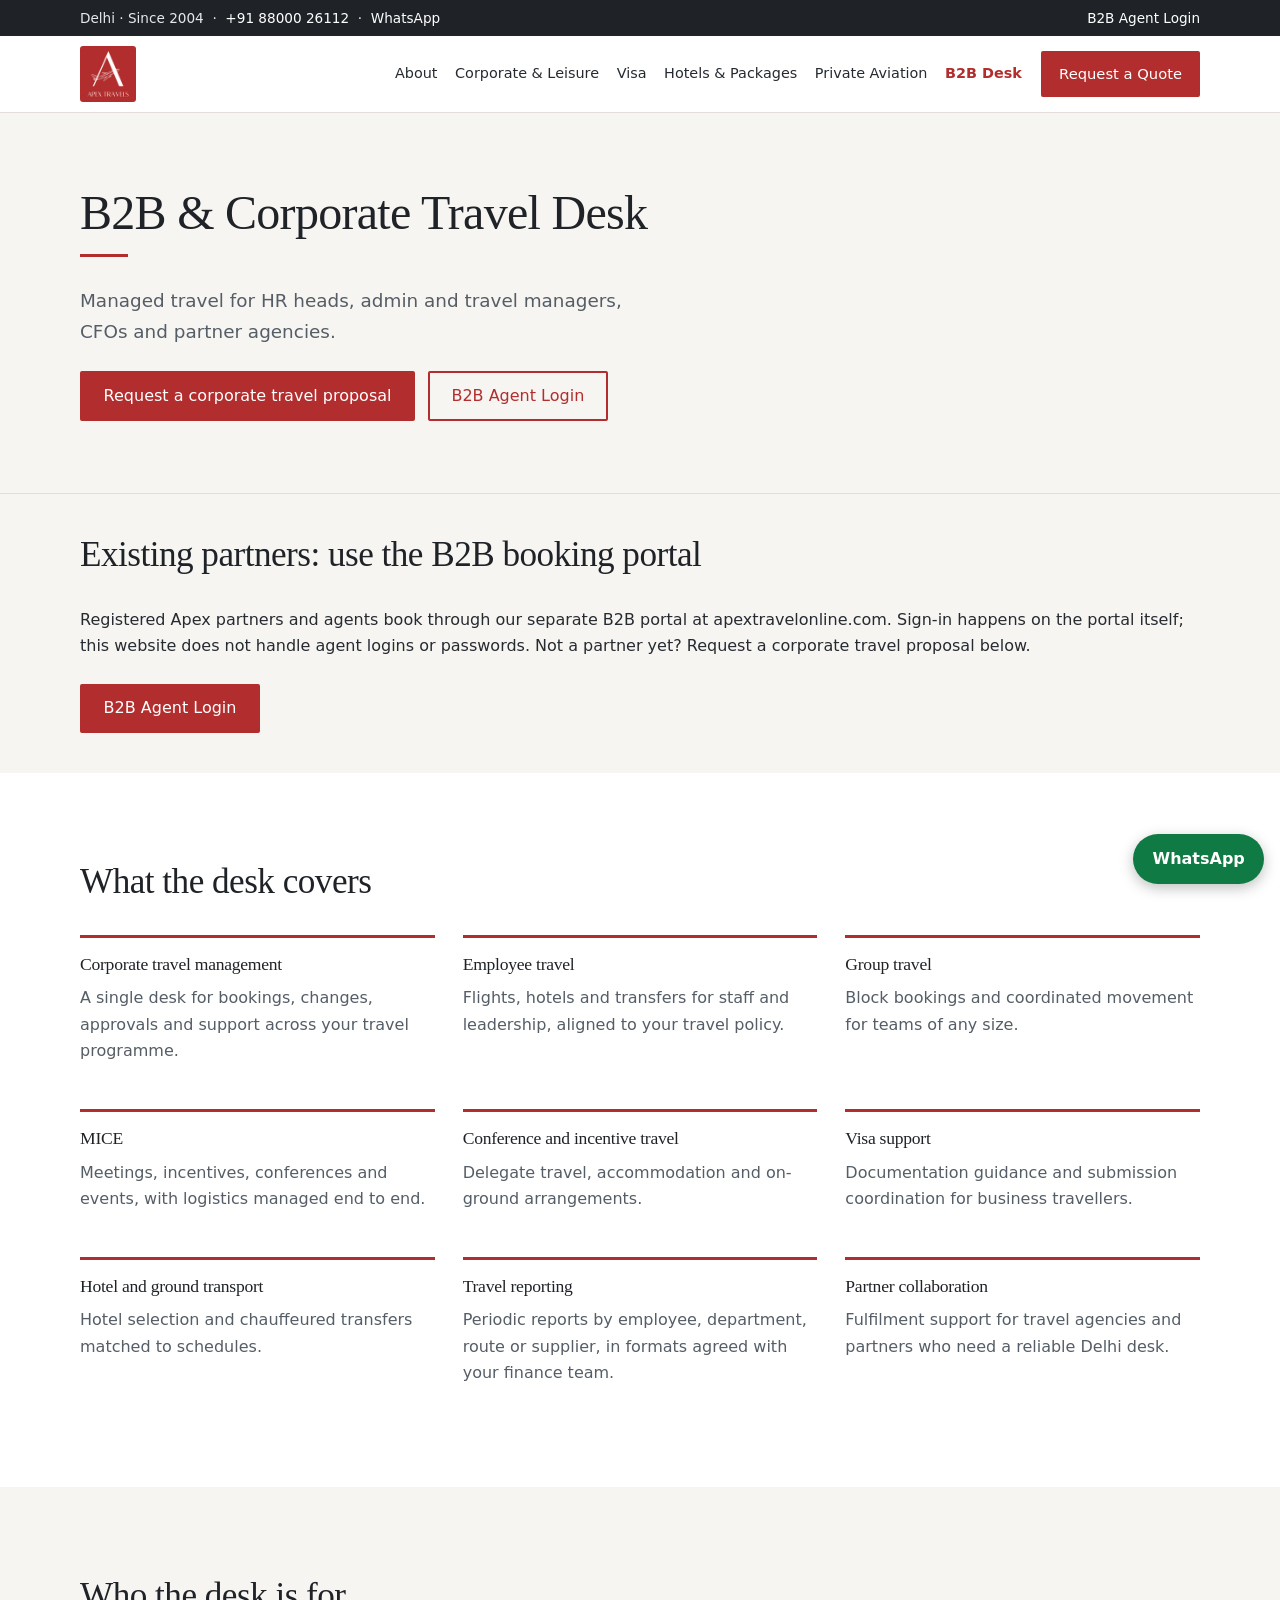
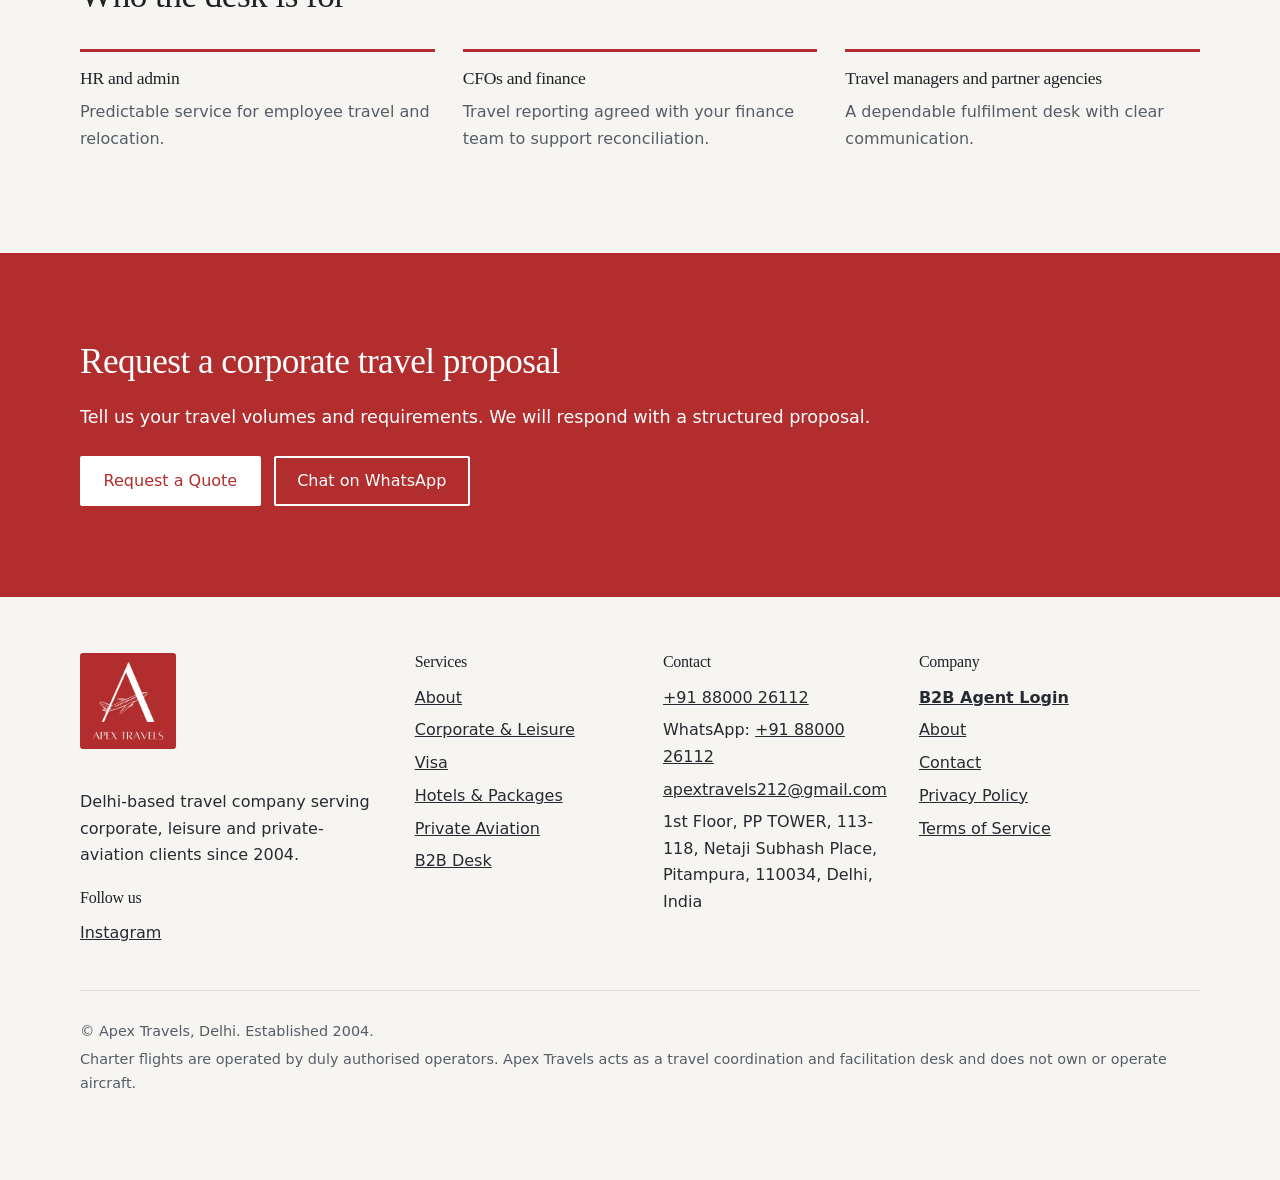
<file: site/b2b-corporate-travel.html>
<!DOCTYPE html>
<html lang="en-IN">
<head>
<meta charset="utf-8">
<meta name="viewport" content="width=device-width, initial-scale=1">
<title>B2B &amp; Corporate Travel Desk India | Apex Travels</title>
<meta name="description" content="Corporate travel management, MICE, group travel, visa support and travel reporting for HR, admin, finance teams and partner agencies in India.">
<link rel="canonical" href="https://www.apextravels.co.in/b2b-corporate-travel.html">
<meta name="robots" content="index, follow">
<meta name="theme-color" content="#B22D2D">
<link rel="icon" type="image/png" sizes="32x32" href="images/favicon-32.png">
<link rel="apple-touch-icon" href="images/apple-touch-icon.png">
<meta property="og:type" content="website">
<meta property="og:site_name" content="Apex Travels">
<meta property="og:locale" content="en_IN">
<meta property="og:title" content="B2B &amp; Corporate Travel Desk India | Apex Travels">
<meta property="og:description" content="Corporate travel management, MICE, group travel, visa support and travel reporting for HR, admin, finance teams and partner agencies in India.">
<meta property="og:url" content="https://www.apextravels.co.in/b2b-corporate-travel.html">
<meta property="og:image" content="https://www.apextravels.co.in/images/og-image.png">
<meta name="twitter:card" content="summary_large_image">
<meta name="twitter:title" content="B2B &amp; Corporate Travel Desk India | Apex Travels">
<meta name="twitter:description" content="Corporate travel management, MICE, group travel, visa support and travel reporting for HR, admin, finance teams and partner agencies in India.">
<meta name="twitter:image" content="https://www.apextravels.co.in/images/og-image.png">
<script>try{if(!sessionStorage.getItem("apexPre")&&!matchMedia("(prefers-reduced-motion: reduce)").matches)document.documentElement.classList.add("pre-on")}catch(e){}</script>
<link rel="stylesheet" href="css/style.css">
<script src="js/main.js" defer></script>

</head>
<body>
<a class="skip" href="#main">Skip to content</a>
<div class="pre" aria-hidden="true"><img src="images/apex-logo.png" alt="" width="150" height="150"></div>
<div class="util"><div class="wrap util-in"><p><span class="hide-s">Delhi &middot; Since 2004 &nbsp;&middot;&nbsp; </span><a href="tel:+918800026112">+91 88000 26112</a> &nbsp;&middot;&nbsp; <a href="https://wa.me/918800026112?text=Hello%20Apex%20Travels%2C%20I%20would%20like%20to%20make%20an%20enquiry.">WhatsApp</a></p><a href="https://www.apextravelonline.com/login" rel="noopener">B2B Agent Login</a></div></div>
<header class="site-header"><div class="wrap bar">
<a class="brand" href="index.html" aria-label="Apex Travels home"><img src="images/apex-logo-128.png" alt="Apex Travels" width="56" height="56"></a>
<button class="menu-btn" type="button" aria-expanded="false" aria-controls="nav" aria-label="Open menu"><span></span></button>
<nav id="nav" class="nav" aria-label="Primary"><ul><li><a href="about.html">About</a></li><li><a href="corporate-travel.html">Corporate &amp; Leisure</a></li><li><a href="visa-assistance.html">Visa</a></li><li><a href="hotels-packages.html">Hotels &amp; Packages</a></li><li><a href="private-aviation.html">Private Aviation</a></li><li><a href="b2b-corporate-travel.html" aria-current="page">B2B Desk</a></li></ul><div class="nav-actions"><a class="btn btn-line btn-sm" href="https://www.apextravelonline.com/login" rel="noopener">B2B Agent Login</a><a class="btn btn-sm" href="contact.html">Request a Quote</a></div></nav>
</div></header>
<main id="main">
<div class="pagehead"><div class="wrap"><h1>B2B &amp; Corporate Travel Desk</h1><p class="sub">Managed travel for HR heads, admin and travel managers, CFOs and partner agencies.</p><div class="cta-row"><a class="btn btn-acc" href="contact.html?topic=b2b#enquiry">Request a corporate travel proposal</a><a class="btn btn-line" href="https://www.apextravelonline.com/login" rel="noopener">B2B Agent Login</a></div></div></div><section class="sec alt tight"><div class="wrap"><div class="sec-h"><h2>Existing partners: use the B2B booking portal</h2></div><p>Registered Apex partners and agents book through our separate B2B portal at apextravelonline.com. Sign-in happens on the portal itself; this website does not handle agent logins or passwords. Not a partner yet? Request a corporate travel proposal below.</p><div class="cta-row"><a class="btn" href="https://www.apextravelonline.com/login" rel="noopener">B2B Agent Login</a></div></div></section><section class="sec "><div class="wrap"><div class="sec-h"><h2>What the desk covers</h2></div><div class="grid g3"><article class="col"><h3>Corporate travel management</h3><p>A single desk for bookings, changes, approvals and support across your travel programme.</p></article><article class="col"><h3>Employee travel</h3><p>Flights, hotels and transfers for staff and leadership, aligned to your travel policy.</p></article><article class="col"><h3>Group travel</h3><p>Block bookings and coordinated movement for teams of any size.</p></article><article class="col"><h3>MICE</h3><p>Meetings, incentives, conferences and events, with logistics managed end to end.</p></article><article class="col"><h3>Conference and incentive travel</h3><p>Delegate travel, accommodation and on-ground arrangements.</p></article><article class="col"><h3>Visa support</h3><p>Documentation guidance and submission coordination for business travellers.</p></article><article class="col"><h3>Hotel and ground transport</h3><p>Hotel selection and chauffeured transfers matched to schedules.</p></article><article class="col"><h3>Travel reporting</h3><p>Periodic reports by employee, department, route or supplier, in formats agreed with your finance team.</p></article><article class="col"><h3>Partner collaboration</h3><p>Fulfilment support for travel agencies and partners who need a reliable Delhi desk.</p></article></div></div></section><section class="sec alt"><div class="wrap"><div class="sec-h"><h2>Who the desk is for</h2></div><div class="grid g3"><article class="col"><h3>HR and admin</h3><p>Predictable service for employee travel and relocation.</p></article><article class="col"><h3>CFOs and finance</h3><p>Travel reporting agreed with your finance team to support reconciliation.</p></article><article class="col"><h3>Travel managers and partner agencies</h3><p>A dependable fulfilment desk with clear communication.</p></article></div></div></section><section class="sec cta"><div class="wrap"><h2>Request a corporate travel proposal</h2><p class="lead">Tell us your travel volumes and requirements. We will respond with a structured proposal.</p><div class="cta-row"><a class="btn btn-acc" href="contact.html">Request a Quote</a><a class="btn btn-line" href="https://wa.me/918800026112?text=Hello%20Apex%20Travels%2C%20I%20would%20like%20to%20make%20an%20enquiry.">Chat on WhatsApp</a></div></div></section>
</main>
<footer class="site-footer"><div class="wrap fgrid">
<div><a class="brand" href="index.html" aria-label="Apex Travels home"><img src="images/apex-logo.png" alt="Apex Travels" width="96" height="96" loading="lazy"></a><p>Delhi-based travel company serving corporate, leisure and private-aviation clients since 2004.</p><h2 class="fh">Follow us</h2><ul class="soc"><li><a href="https://www.instagram.com/apextravels.official/" target="_blank" rel="noopener noreferrer" aria-label="Apex Travels on Instagram (opens in a new tab)">Instagram</a></li></ul></div>
<div><h2>Services</h2><ul><li><a href="about.html">About</a></li><li><a href="corporate-travel.html">Corporate &amp; Leisure</a></li><li><a href="visa-assistance.html">Visa</a></li><li><a href="hotels-packages.html">Hotels &amp; Packages</a></li><li><a href="private-aviation.html">Private Aviation</a></li><li><a href="b2b-corporate-travel.html">B2B Desk</a></li></ul></div>
<div><h2>Contact</h2><ul><li><a href="tel:+918800026112">+91 88000 26112</a></li><li>WhatsApp: <a href="https://wa.me/918800026112?text=Hello%20Apex%20Travels%2C%20I%20would%20like%20to%20make%20an%20enquiry.">+91 88000 26112</a></li><li><a href="mailto:apextravels212@gmail.com">apextravels212@gmail.com</a></li><li>1st Floor, PP TOWER, 113-118, Netaji Subhash Place, Pitampura, 110034, Delhi, India</li></ul></div>
<div><h2>Company</h2><ul><li><a href="https://www.apextravelonline.com/login" rel="noopener"><strong>B2B Agent Login</strong></a></li><li><a href="about.html">About</a></li><li><a href="contact.html">Contact</a></li><li><a href="privacy-policy.html">Privacy Policy</a></li><li><a href="terms-of-service.html">Terms of Service</a></li></ul></div>
</div>
<div class="wrap fbase"><p>&copy; Apex Travels, Delhi. Established 2004.</p><p>Charter flights are operated by duly authorised operators. Apex Travels acts as a travel coordination and facilitation desk and does not own or operate aircraft.</p></div></footer>
<a class="wa" href="https://wa.me/918800026112?text=Hello%20Apex%20Travels%2C%20I%20would%20like%20to%20make%20an%20enquiry." aria-label="Chat with Apex Travels on WhatsApp">WhatsApp</a>
</body>
</html>
</file>
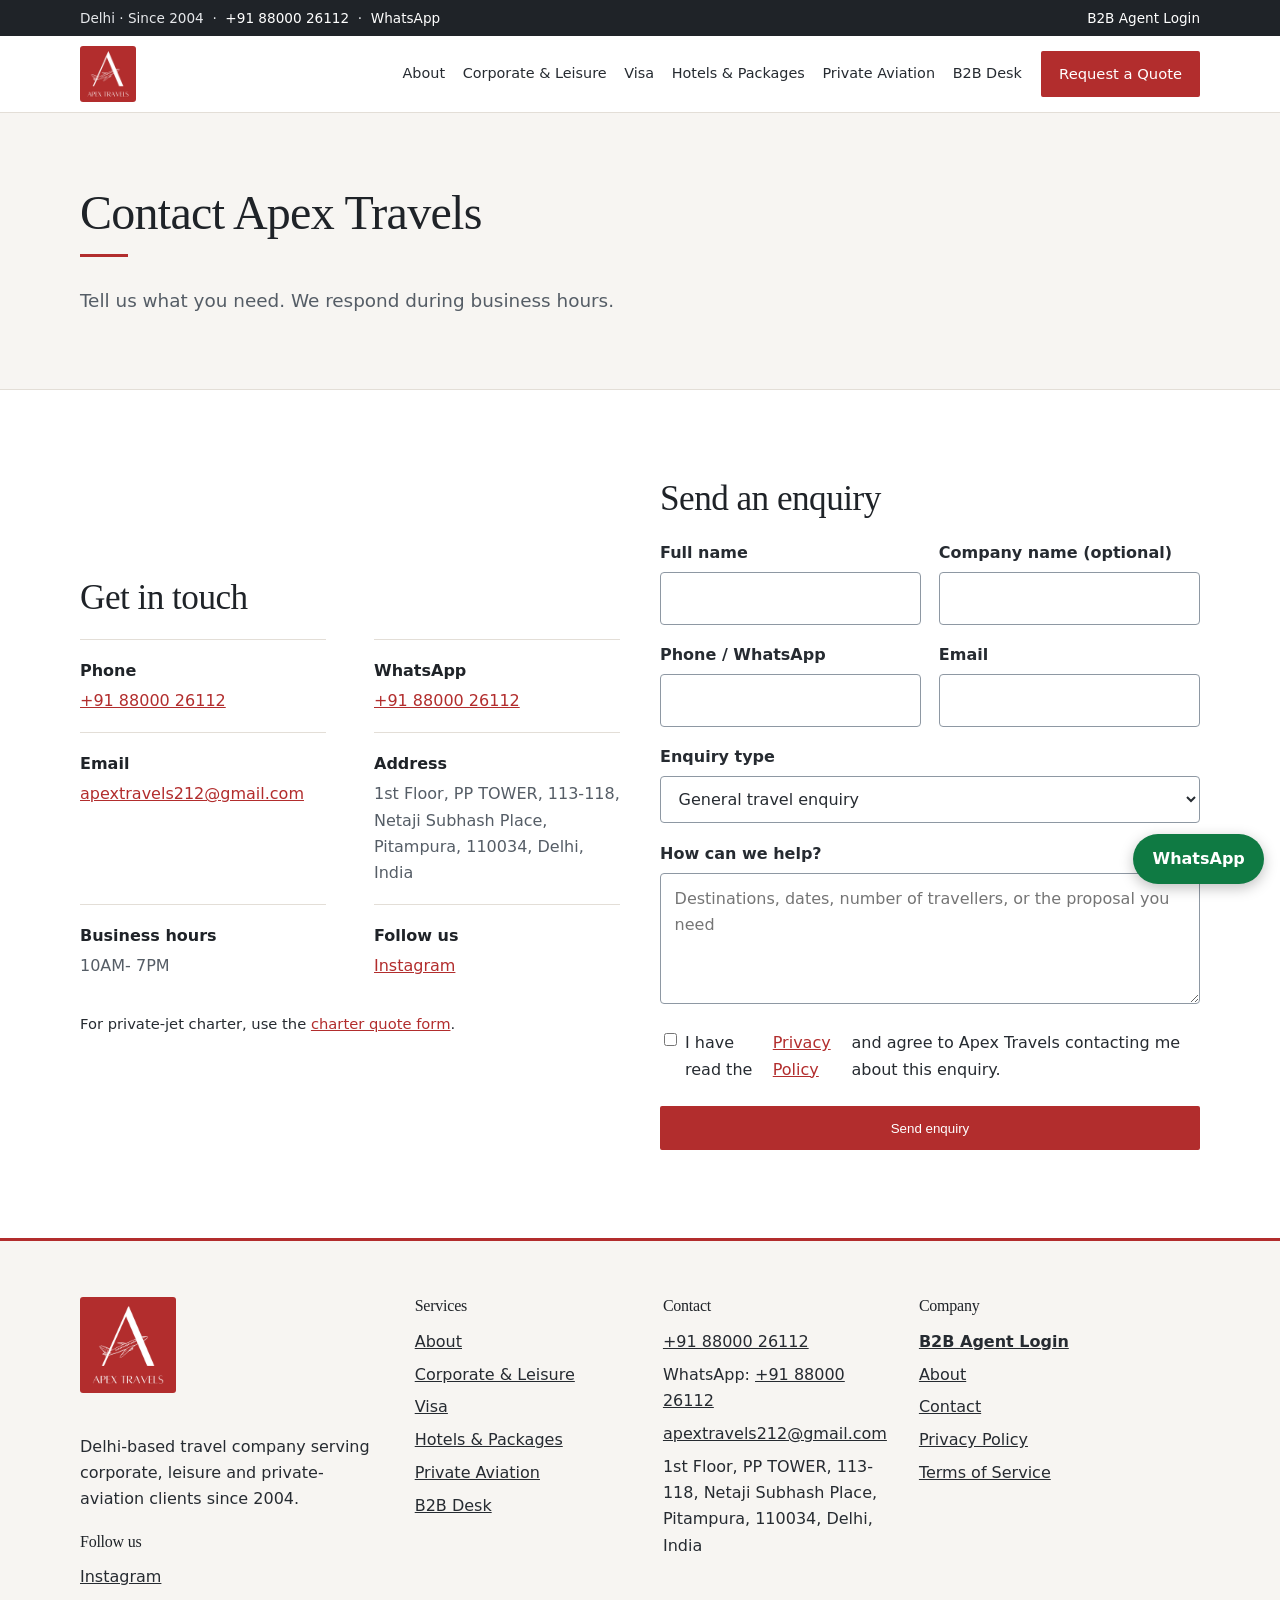
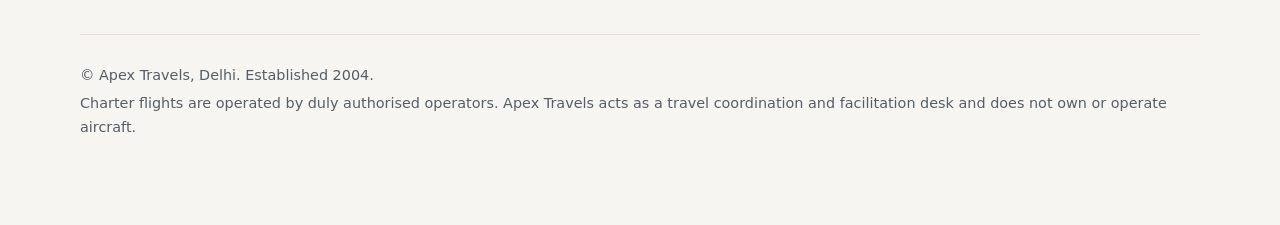
<file: site/contact.html>
<!DOCTYPE html>
<html lang="en-IN">
<head>
<meta charset="utf-8">
<meta name="viewport" content="width=device-width, initial-scale=1">
<title>Contact Apex Travels | Request a Travel Quote in Delhi</title>
<meta name="description" content="Contact Apex Travels in Delhi for corporate travel, visas, holiday packages, B2B proposals and private-aviation charter enquiries.">
<link rel="canonical" href="https://www.apextravels.co.in/contact.html">
<meta name="robots" content="index, follow">
<meta name="theme-color" content="#B22D2D">
<link rel="icon" type="image/png" sizes="32x32" href="images/favicon-32.png">
<link rel="apple-touch-icon" href="images/apple-touch-icon.png">
<meta property="og:type" content="website">
<meta property="og:site_name" content="Apex Travels">
<meta property="og:locale" content="en_IN">
<meta property="og:title" content="Contact Apex Travels | Request a Travel Quote in Delhi">
<meta property="og:description" content="Contact Apex Travels in Delhi for corporate travel, visas, holiday packages, B2B proposals and private-aviation charter enquiries.">
<meta property="og:url" content="https://www.apextravels.co.in/contact.html">
<meta property="og:image" content="https://www.apextravels.co.in/images/og-image.png">
<meta name="twitter:card" content="summary_large_image">
<meta name="twitter:title" content="Contact Apex Travels | Request a Travel Quote in Delhi">
<meta name="twitter:description" content="Contact Apex Travels in Delhi for corporate travel, visas, holiday packages, B2B proposals and private-aviation charter enquiries.">
<meta name="twitter:image" content="https://www.apextravels.co.in/images/og-image.png">
<script>try{if(!sessionStorage.getItem("apexPre")&&!matchMedia("(prefers-reduced-motion: reduce)").matches)document.documentElement.classList.add("pre-on")}catch(e){}</script>
<link rel="stylesheet" href="css/style.css">
<script src="js/main.js" defer></script>
<script type="application/ld+json">{
 "@context": "https://schema.org",
 "@type": [
  "LocalBusiness",
  "TravelAgency"
 ],
 "name": "Apex Travels",
 "url": "https://www.apextravels.co.in/",
 "logo": "https://www.apextravels.co.in/images/apex-logo.png",
 "image": "https://www.apextravels.co.in/images/og-image.png",
 "description": "Delhi-based travel company established in 2004 offering corporate and leisure travel, visa assistance, holiday packages, B2B travel services and private-aviation charter coordination.",
 "foundingDate": "2004",
 "address": {
  "@type": "PostalAddress",
  "addressLocality": "Delhi",
  "addressCountry": "IN"
 },
 "areaServed": "IN",
 "telephone": "+918800026112",
 "email": "apextravels212@gmail.com",
 "sameAs": [
  "https://www.instagram.com/apextravels.official/"
 ]
}</script>
</head>
<body>
<a class="skip" href="#main">Skip to content</a>
<div class="pre" aria-hidden="true"><img src="images/apex-logo.png" alt="" width="150" height="150"></div>
<div class="util"><div class="wrap util-in"><p><span class="hide-s">Delhi &middot; Since 2004 &nbsp;&middot;&nbsp; </span><a href="tel:+918800026112">+91 88000 26112</a> &nbsp;&middot;&nbsp; <a href="https://wa.me/918800026112?text=Hello%20Apex%20Travels%2C%20I%20would%20like%20to%20make%20an%20enquiry.">WhatsApp</a></p><a href="https://www.apextravelonline.com/login" rel="noopener">B2B Agent Login</a></div></div>
<header class="site-header"><div class="wrap bar">
<a class="brand" href="index.html" aria-label="Apex Travels home"><img src="images/apex-logo-128.png" alt="Apex Travels" width="56" height="56"></a>
<button class="menu-btn" type="button" aria-expanded="false" aria-controls="nav" aria-label="Open menu"><span></span></button>
<nav id="nav" class="nav" aria-label="Primary"><ul><li><a href="about.html">About</a></li><li><a href="corporate-travel.html">Corporate &amp; Leisure</a></li><li><a href="visa-assistance.html">Visa</a></li><li><a href="hotels-packages.html">Hotels &amp; Packages</a></li><li><a href="private-aviation.html">Private Aviation</a></li><li><a href="b2b-corporate-travel.html">B2B Desk</a></li></ul><div class="nav-actions"><a class="btn btn-line btn-sm" href="https://www.apextravelonline.com/login" rel="noopener">B2B Agent Login</a><a class="btn btn-sm" href="contact.html">Request a Quote</a></div></nav>
</div></header>
<main id="main">
<div class="pagehead"><div class="wrap"><h1>Contact Apex Travels</h1><p class="sub">Tell us what you need. We respond during business hours.</p></div></div><section class="sec"><div class="wrap split"><div><h2>Get in touch</h2><dl class="rows"><div><dt>Phone</dt><dd><a href="tel:+918800026112">+91 88000 26112</a></dd></div><div><dt>WhatsApp</dt><dd><a href="https://wa.me/918800026112?text=Hello%20Apex%20Travels%2C%20I%20would%20like%20to%20make%20an%20enquiry.">+91 88000 26112</a></dd></div><div><dt>Email</dt><dd><a href="mailto:apextravels212@gmail.com">apextravels212@gmail.com</a></dd></div><div><dt>Address</dt><dd>1st Floor, PP TOWER, 113-118, Netaji Subhash Place, Pitampura, 110034, Delhi, India</dd></div><div><dt>Business hours</dt><dd>10AM- 7PM</dd></div><div><dt>Follow us</dt><dd><a href="https://www.instagram.com/apextravels.official/" target="_blank" rel="noopener noreferrer" aria-label="Apex Travels on Instagram (opens in a new tab)">Instagram</a></dd></div></dl><p class="small">For private-jet charter, use the <a href="private-aviation.html#quote">charter quote form</a>.</p></div><div><h2>Send an enquiry</h2><div class="form-wrap" id="enquiry"><form class="form" name="contact-enquiry" method="POST" action="/thank-you.html" data-netlify="true" data-netlify-honeypot="bot-field" data-validate data-fallback="We could not send your request. Please try again, or call +91 88000 26112, message us on WhatsApp (+91 88000 26112), email apextravels212@gmail.com.">
<input type="hidden" name="form-name" value="contact-enquiry">
<p hidden><label>Leave this field empty: <input name="bot-field"></label></p>
<div class="row two"><div class="field "><label for="full-name">Full name</label><input id="full-name" name="full-name" type="text" required autocomplete="name"><span class="err"></span></div><div class="field "><label for="company">Company name (optional)</label><input id="company" name="company" type="text" autocomplete="organization"><span class="err"></span></div></div>
<div class="row two"><div class="field "><label for="phone">Phone / WhatsApp</label><input id="phone" name="phone" type="tel" required pattern="\+?[0-9 ]{8,16}" data-msg="Enter a valid phone number, digits only (country code optional)." autocomplete="tel"><span class="err"></span></div><div class="field "><label for="email">Email</label><input id="email" name="email" type="email" required autocomplete="email"><span class="err"></span></div></div>
<div class="field"><label for="topic">Enquiry type</label><select id="topic" name="topic" required><option value="general">General travel enquiry</option><option value="b2b">Corporate / B2B travel proposal</option><option value="visa">Visa assistance</option><option value="holidays">Hotels and holiday packages</option><option value="aviation">Private aviation</option></select><span class="err"></span></div>
<div class="field"><label for="message">How can we help?</label><textarea id="message" name="message" rows="4" placeholder="Destinations, dates, number of travellers, or the proposal you need" required></textarea><span class="err"></span></div>
<div class="field"><label class="inline"><input type="checkbox" name="consent" value="yes" required> I have read the <a href="privacy-policy.html">Privacy Policy</a> and agree to Apex Travels contacting me about this enquiry.</label><span class="err"></span></div>
<button class="btn btn-acc" type="submit">Send enquiry</button>
</form><div class="form-success" tabindex="-1" role="status"><h3>Thank you. Your request has been received.</h3><p>A member of the Apex team will review your enquiry and get back to you.</p></div></div></div></div></section>
</main>
<footer class="site-footer"><div class="wrap fgrid">
<div><a class="brand" href="index.html" aria-label="Apex Travels home"><img src="images/apex-logo.png" alt="Apex Travels" width="96" height="96" loading="lazy"></a><p>Delhi-based travel company serving corporate, leisure and private-aviation clients since 2004.</p><h2 class="fh">Follow us</h2><ul class="soc"><li><a href="https://www.instagram.com/apextravels.official/" target="_blank" rel="noopener noreferrer" aria-label="Apex Travels on Instagram (opens in a new tab)">Instagram</a></li></ul></div>
<div><h2>Services</h2><ul><li><a href="about.html">About</a></li><li><a href="corporate-travel.html">Corporate &amp; Leisure</a></li><li><a href="visa-assistance.html">Visa</a></li><li><a href="hotels-packages.html">Hotels &amp; Packages</a></li><li><a href="private-aviation.html">Private Aviation</a></li><li><a href="b2b-corporate-travel.html">B2B Desk</a></li></ul></div>
<div><h2>Contact</h2><ul><li><a href="tel:+918800026112">+91 88000 26112</a></li><li>WhatsApp: <a href="https://wa.me/918800026112?text=Hello%20Apex%20Travels%2C%20I%20would%20like%20to%20make%20an%20enquiry.">+91 88000 26112</a></li><li><a href="mailto:apextravels212@gmail.com">apextravels212@gmail.com</a></li><li>1st Floor, PP TOWER, 113-118, Netaji Subhash Place, Pitampura, 110034, Delhi, India</li></ul></div>
<div><h2>Company</h2><ul><li><a href="https://www.apextravelonline.com/login" rel="noopener"><strong>B2B Agent Login</strong></a></li><li><a href="about.html">About</a></li><li><a href="contact.html">Contact</a></li><li><a href="privacy-policy.html">Privacy Policy</a></li><li><a href="terms-of-service.html">Terms of Service</a></li></ul></div>
</div>
<div class="wrap fbase"><p>&copy; Apex Travels, Delhi. Established 2004.</p><p>Charter flights are operated by duly authorised operators. Apex Travels acts as a travel coordination and facilitation desk and does not own or operate aircraft.</p></div></footer>
<a class="wa" href="https://wa.me/918800026112?text=Hello%20Apex%20Travels%2C%20I%20would%20like%20to%20make%20an%20enquiry." aria-label="Chat with Apex Travels on WhatsApp">WhatsApp</a>
</body>
</html>
</file>
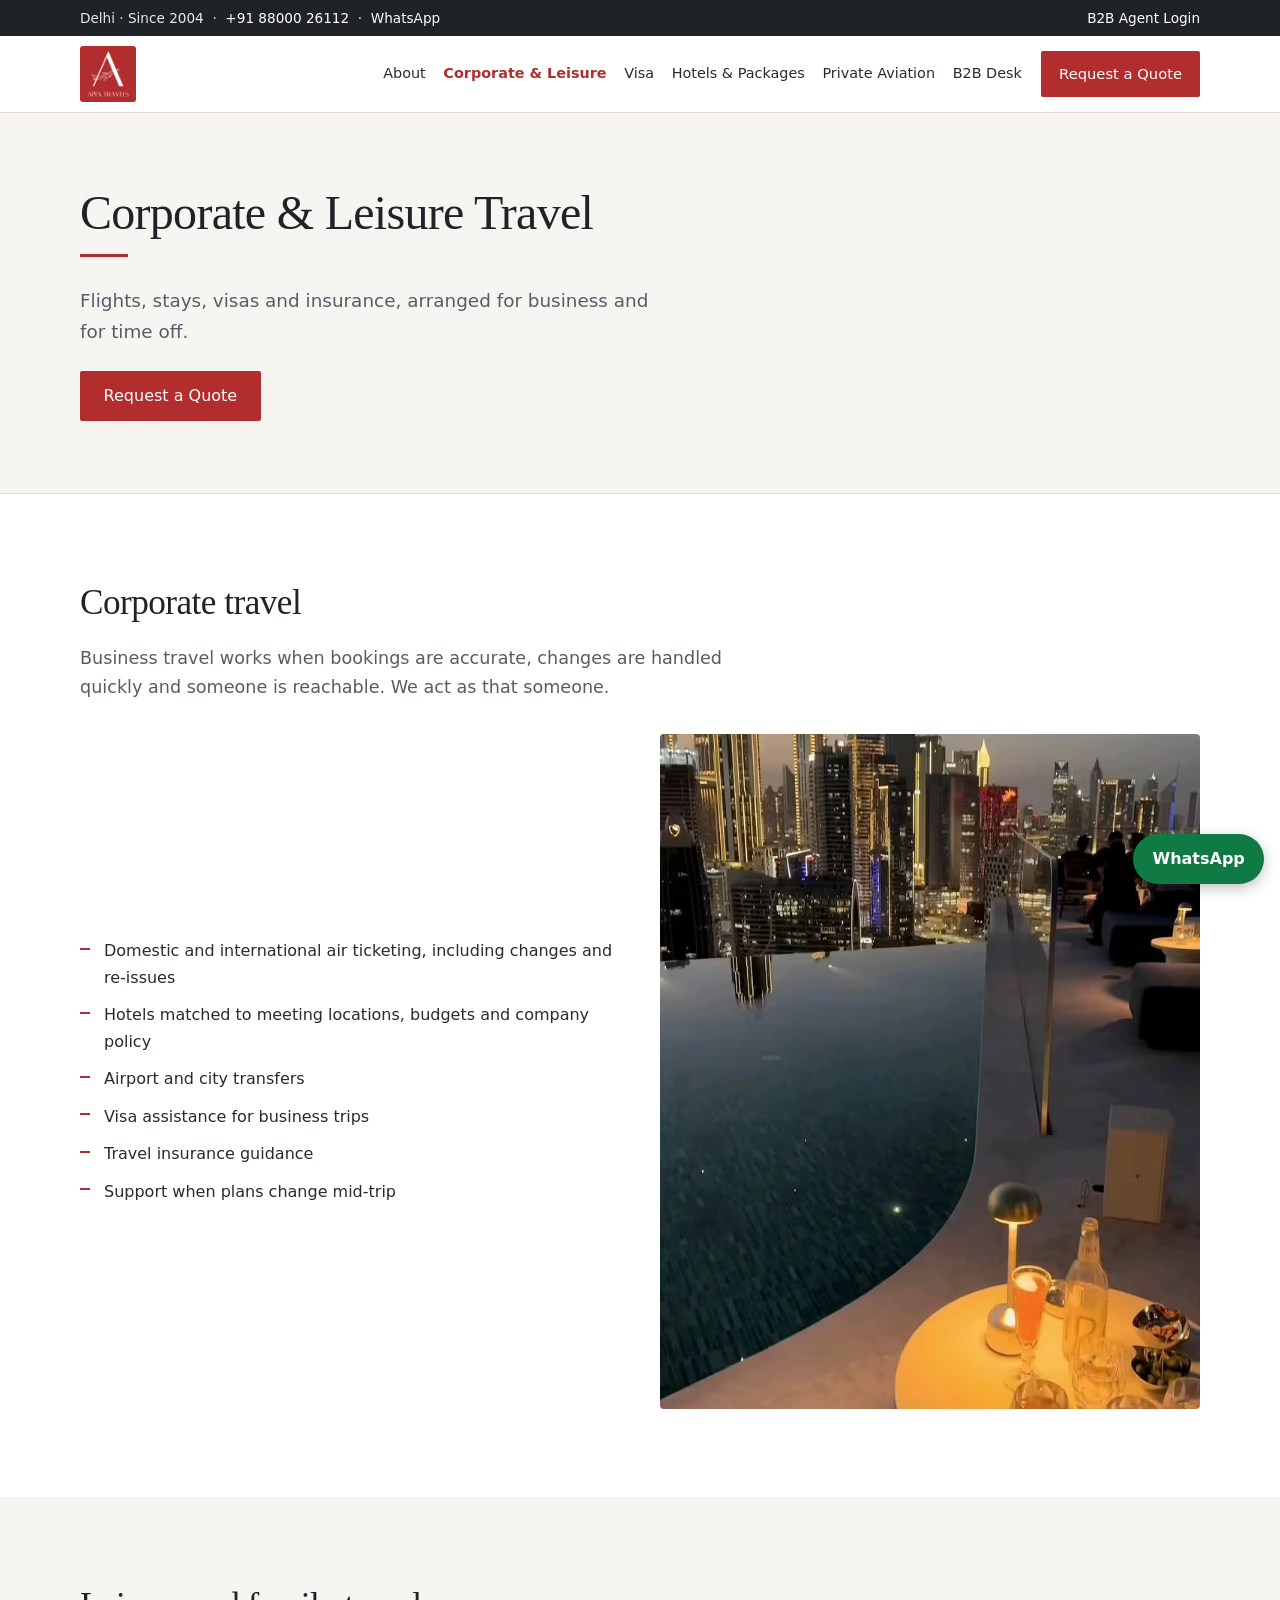
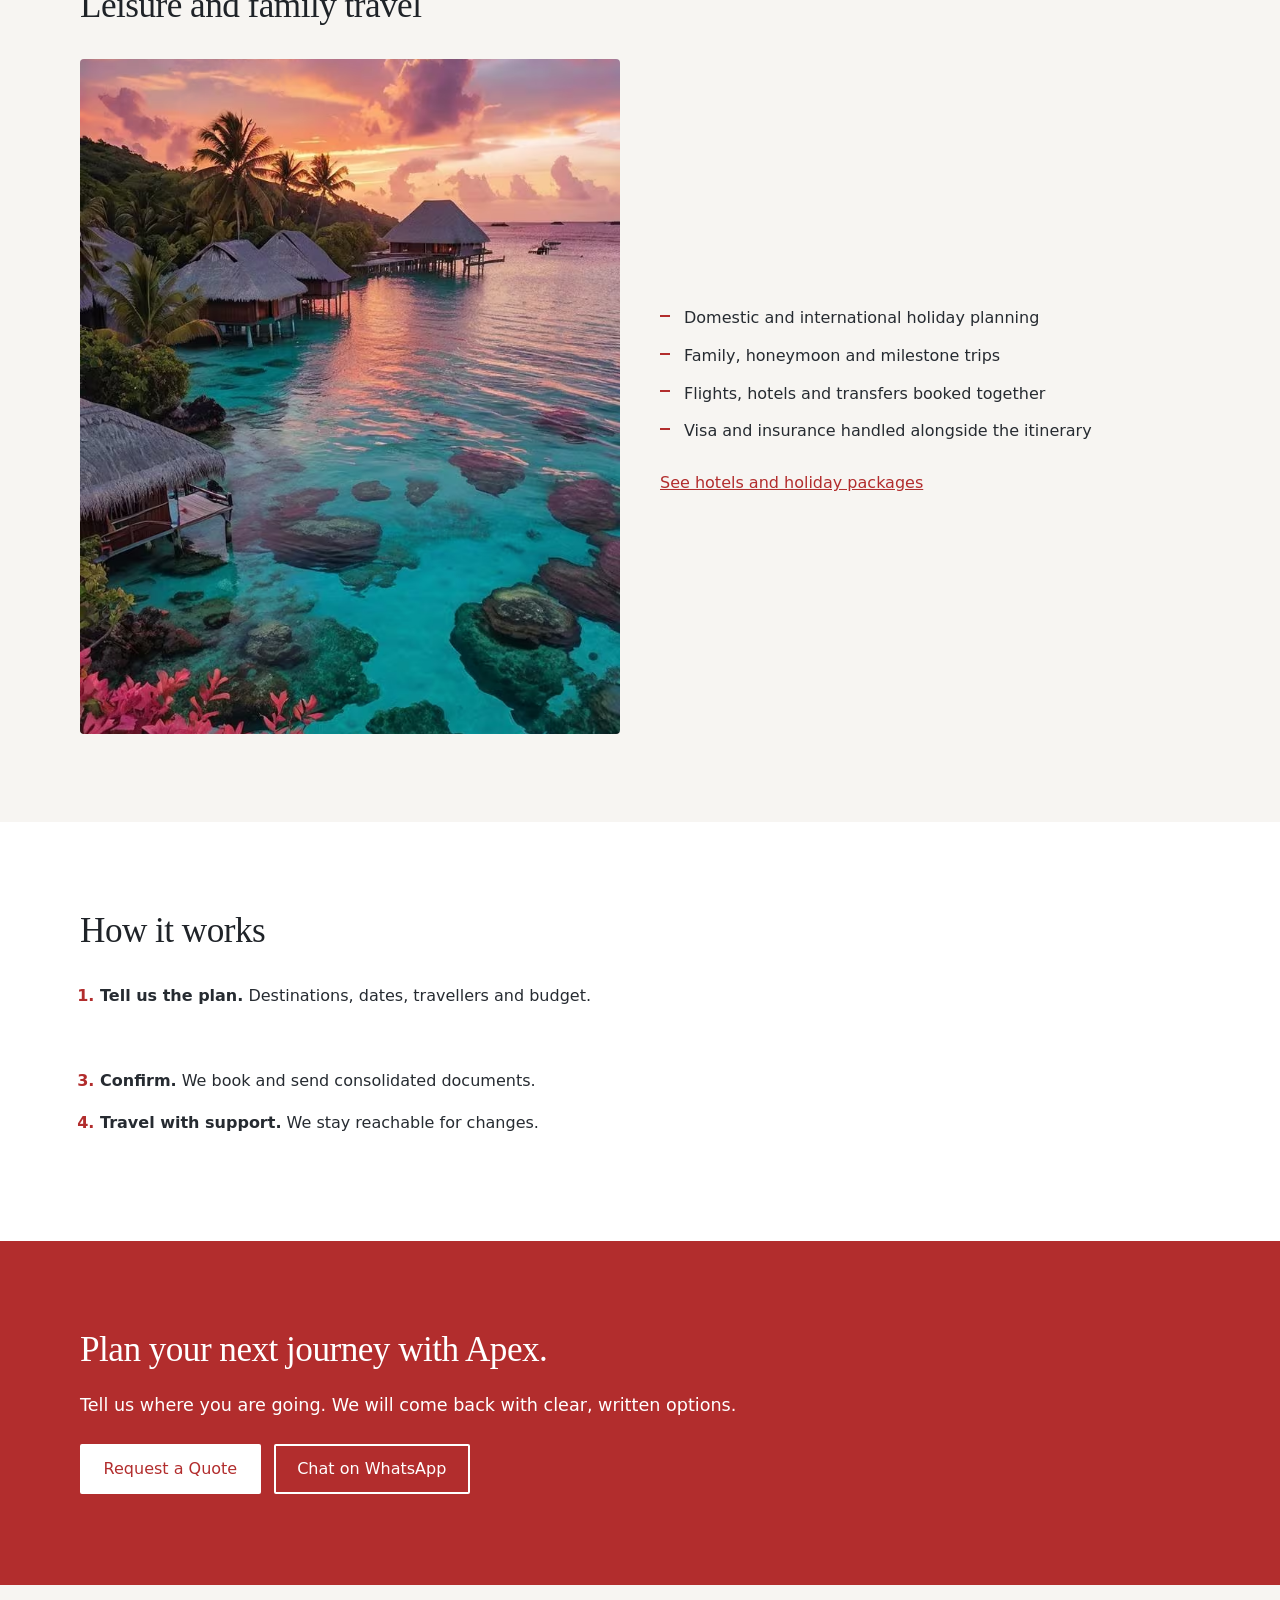
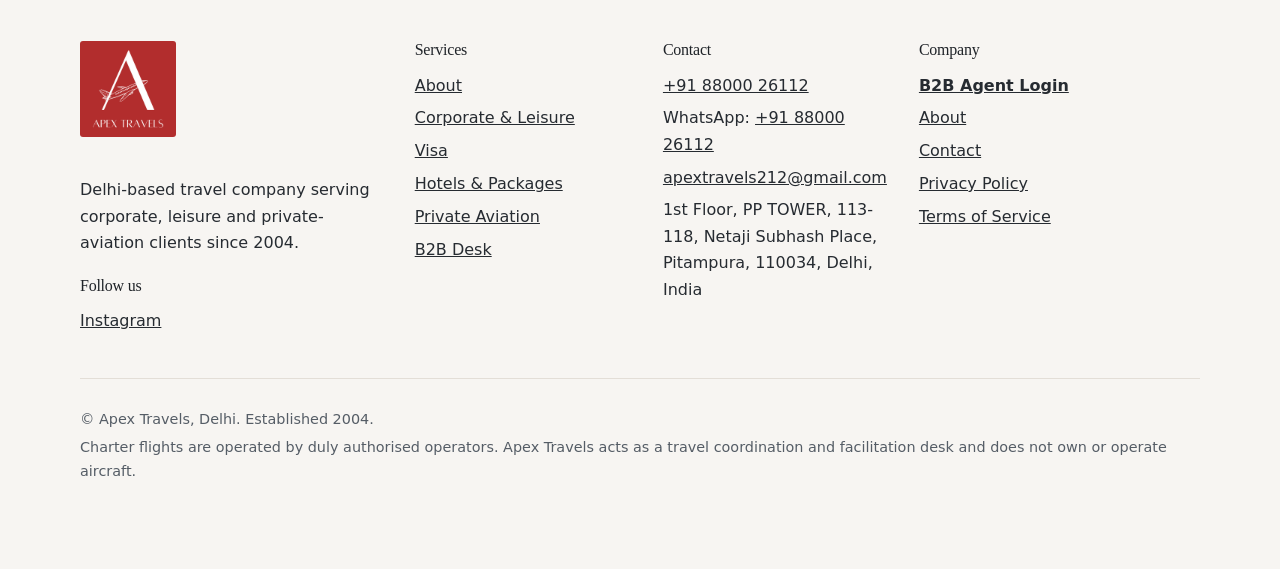
<file: site/corporate-travel.html>
<!DOCTYPE html>
<html lang="en-IN">
<head>
<meta charset="utf-8">
<meta name="viewport" content="width=device-width, initial-scale=1">
<title>Corporate &amp; Leisure Travel Services in Delhi | Apex Travels</title>
<meta name="description" content="Corporate travel management and premium leisure travel from Delhi: air tickets, hotels, visas, insurance and ground transport handled by one team.">
<link rel="canonical" href="https://www.apextravels.co.in/corporate-travel.html">
<meta name="robots" content="index, follow">
<meta name="theme-color" content="#B22D2D">
<link rel="icon" type="image/png" sizes="32x32" href="images/favicon-32.png">
<link rel="apple-touch-icon" href="images/apple-touch-icon.png">
<meta property="og:type" content="website">
<meta property="og:site_name" content="Apex Travels">
<meta property="og:locale" content="en_IN">
<meta property="og:title" content="Corporate &amp; Leisure Travel Services in Delhi | Apex Travels">
<meta property="og:description" content="Corporate travel management and premium leisure travel from Delhi: air tickets, hotels, visas, insurance and ground transport handled by one team.">
<meta property="og:url" content="https://www.apextravels.co.in/corporate-travel.html">
<meta property="og:image" content="https://www.apextravels.co.in/images/og-image.png">
<meta name="twitter:card" content="summary_large_image">
<meta name="twitter:title" content="Corporate &amp; Leisure Travel Services in Delhi | Apex Travels">
<meta name="twitter:description" content="Corporate travel management and premium leisure travel from Delhi: air tickets, hotels, visas, insurance and ground transport handled by one team.">
<meta name="twitter:image" content="https://www.apextravels.co.in/images/og-image.png">
<script>try{if(!sessionStorage.getItem("apexPre")&&!matchMedia("(prefers-reduced-motion: reduce)").matches)document.documentElement.classList.add("pre-on")}catch(e){}</script>
<link rel="stylesheet" href="css/style.css">
<script src="js/main.js" defer></script>

</head>
<body>
<a class="skip" href="#main">Skip to content</a>
<div class="pre" aria-hidden="true"><img src="images/apex-logo.png" alt="" width="150" height="150"></div>
<div class="util"><div class="wrap util-in"><p><span class="hide-s">Delhi &middot; Since 2004 &nbsp;&middot;&nbsp; </span><a href="tel:+918800026112">+91 88000 26112</a> &nbsp;&middot;&nbsp; <a href="https://wa.me/918800026112?text=Hello%20Apex%20Travels%2C%20I%20would%20like%20to%20make%20an%20enquiry.">WhatsApp</a></p><a href="https://www.apextravelonline.com/login" rel="noopener">B2B Agent Login</a></div></div>
<header class="site-header"><div class="wrap bar">
<a class="brand" href="index.html" aria-label="Apex Travels home"><img src="images/apex-logo-128.png" alt="Apex Travels" width="56" height="56"></a>
<button class="menu-btn" type="button" aria-expanded="false" aria-controls="nav" aria-label="Open menu"><span></span></button>
<nav id="nav" class="nav" aria-label="Primary"><ul><li><a href="about.html">About</a></li><li><a href="corporate-travel.html" aria-current="page">Corporate &amp; Leisure</a></li><li><a href="visa-assistance.html">Visa</a></li><li><a href="hotels-packages.html">Hotels &amp; Packages</a></li><li><a href="private-aviation.html">Private Aviation</a></li><li><a href="b2b-corporate-travel.html">B2B Desk</a></li></ul><div class="nav-actions"><a class="btn btn-line btn-sm" href="https://www.apextravelonline.com/login" rel="noopener">B2B Agent Login</a><a class="btn btn-sm" href="contact.html">Request a Quote</a></div></nav>
</div></header>
<main id="main">
<div class="pagehead"><div class="wrap"><h1>Corporate &amp; Leisure Travel</h1><p class="sub">Flights, stays, visas and insurance, arranged for business and for time off.</p><div class="cta-row"><a class="btn btn-acc" href="contact.html?topic=general#enquiry">Request a Quote</a></div></div></div><section class="sec "><div class="wrap"><div class="sec-h"><h2>Corporate travel</h2><p class="lead">Business travel works when bookings are accurate, changes are handled quickly and someone is reachable. We act as that someone.</p></div><div class="split"><div><ul class="ticks"><li>Domestic and international air ticketing, including changes and re-issues</li><li>Hotels matched to meeting locations, budgets and company policy</li><li>Airport and city transfers</li><li>Visa assistance for business trips</li><li>Travel insurance guidance</li><li>Support when plans change mid-trip</li></ul></div><div><picture><source type="image/avif" srcset="images/photos/corporate-travel-480.avif 480w, images/photos/corporate-travel-720.avif 720w" sizes="(min-width:900px) 540px, 100vw"><source type="image/webp" srcset="images/photos/corporate-travel-480.webp 480w, images/photos/corporate-travel-720.webp 720w" sizes="(min-width:900px) 540px, 100vw"><img src="images/photos/corporate-travel-720.jpg" srcset="images/photos/corporate-travel-480.jpg 480w, images/photos/corporate-travel-720.jpg 720w" sizes="(min-width:900px) 540px, 100vw" alt="Rooftop infinity pool and lounge above a city skyline at dusk" width="1600" height="2400" loading="lazy" decoding="async"></picture></div></div></div></section><section class="sec alt"><div class="wrap"><div class="sec-h"><h2>Leisure and family travel</h2></div><div class="split"><div><picture><source type="image/avif" srcset="images/photos/leisure-travel-480.avif 480w, images/photos/leisure-travel-736.avif 736w" sizes="(min-width:900px) 540px, 100vw"><source type="image/webp" srcset="images/photos/leisure-travel-480.webp 480w, images/photos/leisure-travel-736.webp 736w" sizes="(min-width:900px) 540px, 100vw"><img src="images/photos/leisure-travel-736.jpg" srcset="images/photos/leisure-travel-480.jpg 480w, images/photos/leisure-travel-736.jpg 736w" sizes="(min-width:900px) 540px, 100vw" alt="Thatched overwater villas on a turquoise lagoon at sunset" width="1600" height="2400" loading="lazy" decoding="async"></picture></div><div><ul class="ticks"><li>Domestic and international holiday planning</li><li>Family, honeymoon and milestone trips</li><li>Flights, hotels and transfers booked together</li><li>Visa and insurance handled alongside the itinerary</li></ul><p><a href="hotels-packages.html">See hotels and holiday packages</a></p></div></div></div></section><section class="sec "><div class="wrap"><div class="sec-h"><h2>How it works</h2></div><ol class="steps"><li><strong>Tell us the plan.</strong> Destinations, dates, travellers and budget.</li><li><strong>Review options.</strong> Itemised choices in writing.</li><li><strong>Confirm.</strong> We book and send consolidated documents.</li><li><strong>Travel with support.</strong> We stay reachable for changes.</li></ol></div></section><section class="sec cta"><div class="wrap"><h2>Plan your next journey with Apex.</h2><p class="lead">Tell us where you are going. We will come back with clear, written options.</p><div class="cta-row"><a class="btn btn-acc" href="contact.html">Request a Quote</a><a class="btn btn-line" href="https://wa.me/918800026112?text=Hello%20Apex%20Travels%2C%20I%20would%20like%20to%20make%20an%20enquiry.">Chat on WhatsApp</a></div></div></section>
</main>
<footer class="site-footer"><div class="wrap fgrid">
<div><a class="brand" href="index.html" aria-label="Apex Travels home"><img src="images/apex-logo.png" alt="Apex Travels" width="96" height="96" loading="lazy"></a><p>Delhi-based travel company serving corporate, leisure and private-aviation clients since 2004.</p><h2 class="fh">Follow us</h2><ul class="soc"><li><a href="https://www.instagram.com/apextravels.official/" target="_blank" rel="noopener noreferrer" aria-label="Apex Travels on Instagram (opens in a new tab)">Instagram</a></li></ul></div>
<div><h2>Services</h2><ul><li><a href="about.html">About</a></li><li><a href="corporate-travel.html">Corporate &amp; Leisure</a></li><li><a href="visa-assistance.html">Visa</a></li><li><a href="hotels-packages.html">Hotels &amp; Packages</a></li><li><a href="private-aviation.html">Private Aviation</a></li><li><a href="b2b-corporate-travel.html">B2B Desk</a></li></ul></div>
<div><h2>Contact</h2><ul><li><a href="tel:+918800026112">+91 88000 26112</a></li><li>WhatsApp: <a href="https://wa.me/918800026112?text=Hello%20Apex%20Travels%2C%20I%20would%20like%20to%20make%20an%20enquiry.">+91 88000 26112</a></li><li><a href="mailto:apextravels212@gmail.com">apextravels212@gmail.com</a></li><li>1st Floor, PP TOWER, 113-118, Netaji Subhash Place, Pitampura, 110034, Delhi, India</li></ul></div>
<div><h2>Company</h2><ul><li><a href="https://www.apextravelonline.com/login" rel="noopener"><strong>B2B Agent Login</strong></a></li><li><a href="about.html">About</a></li><li><a href="contact.html">Contact</a></li><li><a href="privacy-policy.html">Privacy Policy</a></li><li><a href="terms-of-service.html">Terms of Service</a></li></ul></div>
</div>
<div class="wrap fbase"><p>&copy; Apex Travels, Delhi. Established 2004.</p><p>Charter flights are operated by duly authorised operators. Apex Travels acts as a travel coordination and facilitation desk and does not own or operate aircraft.</p></div></footer>
<a class="wa" href="https://wa.me/918800026112?text=Hello%20Apex%20Travels%2C%20I%20would%20like%20to%20make%20an%20enquiry." aria-label="Chat with Apex Travels on WhatsApp">WhatsApp</a>
</body>
</html>
</file>
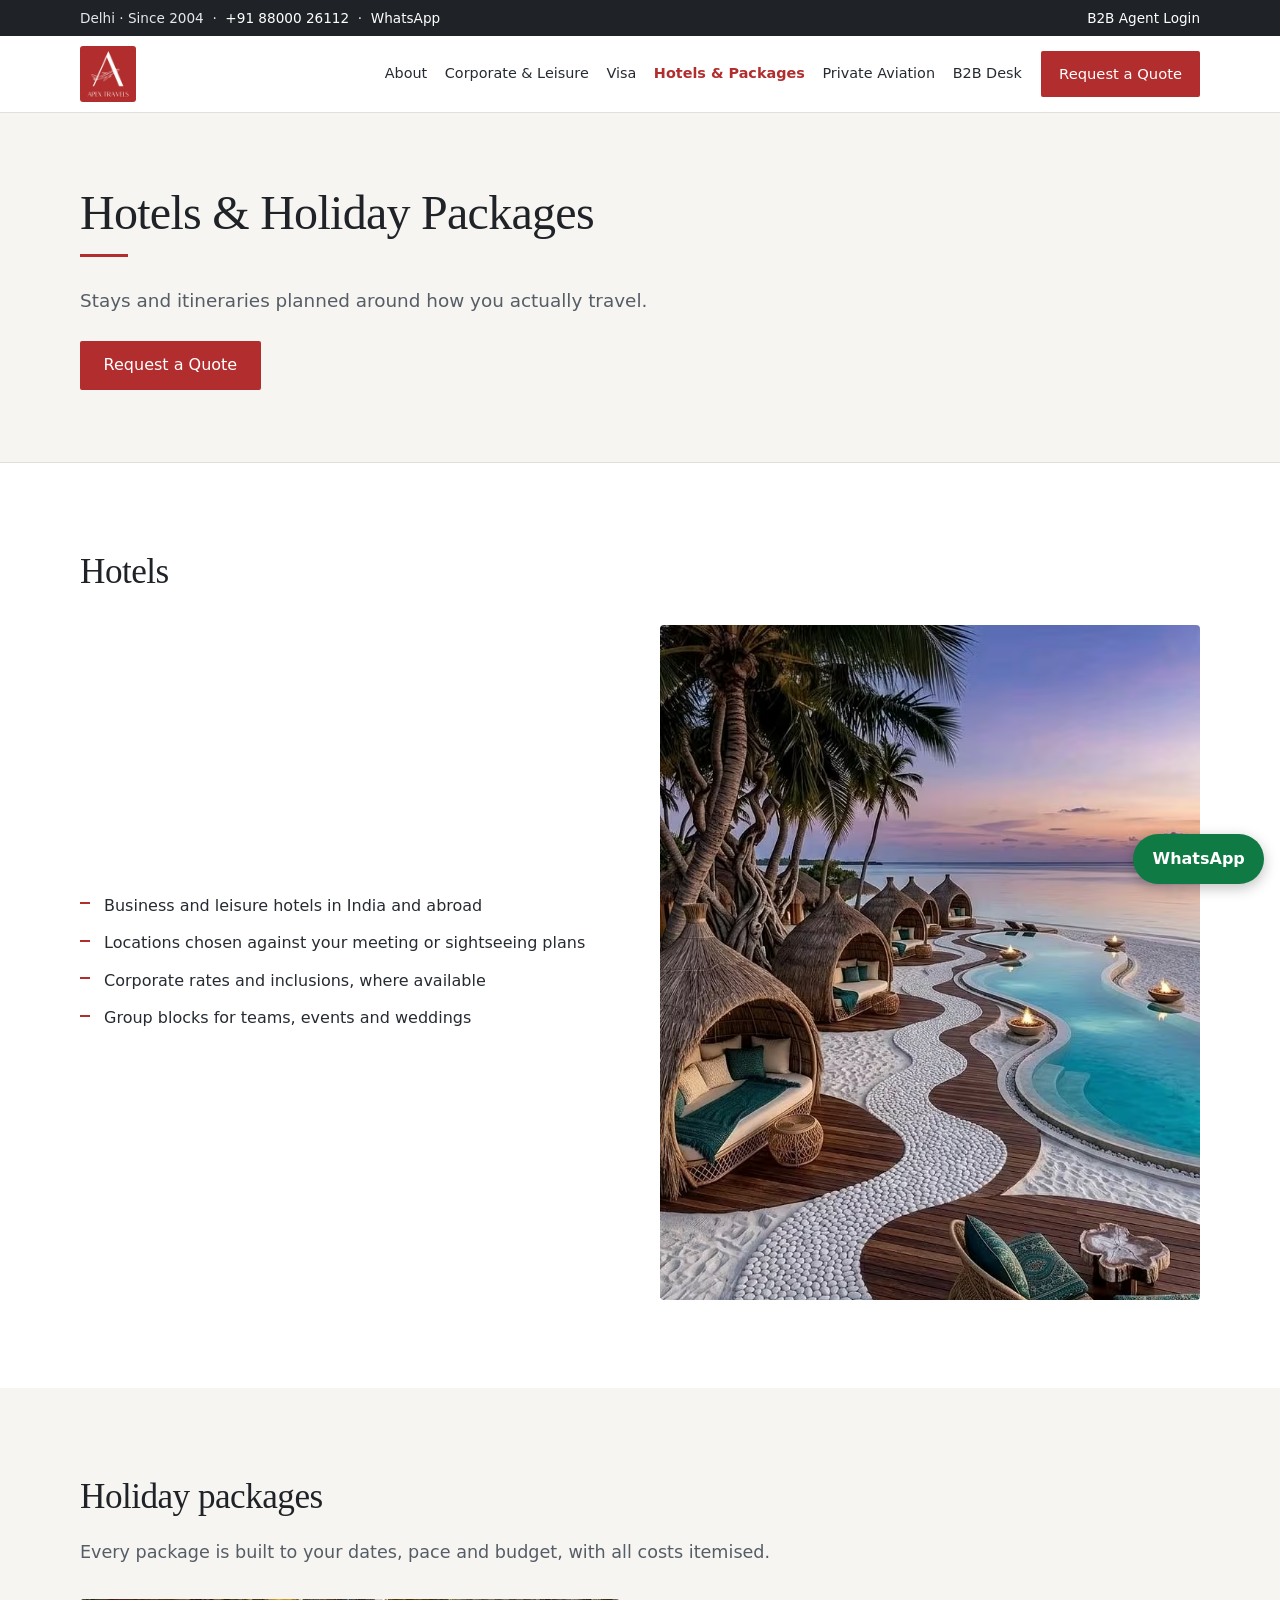
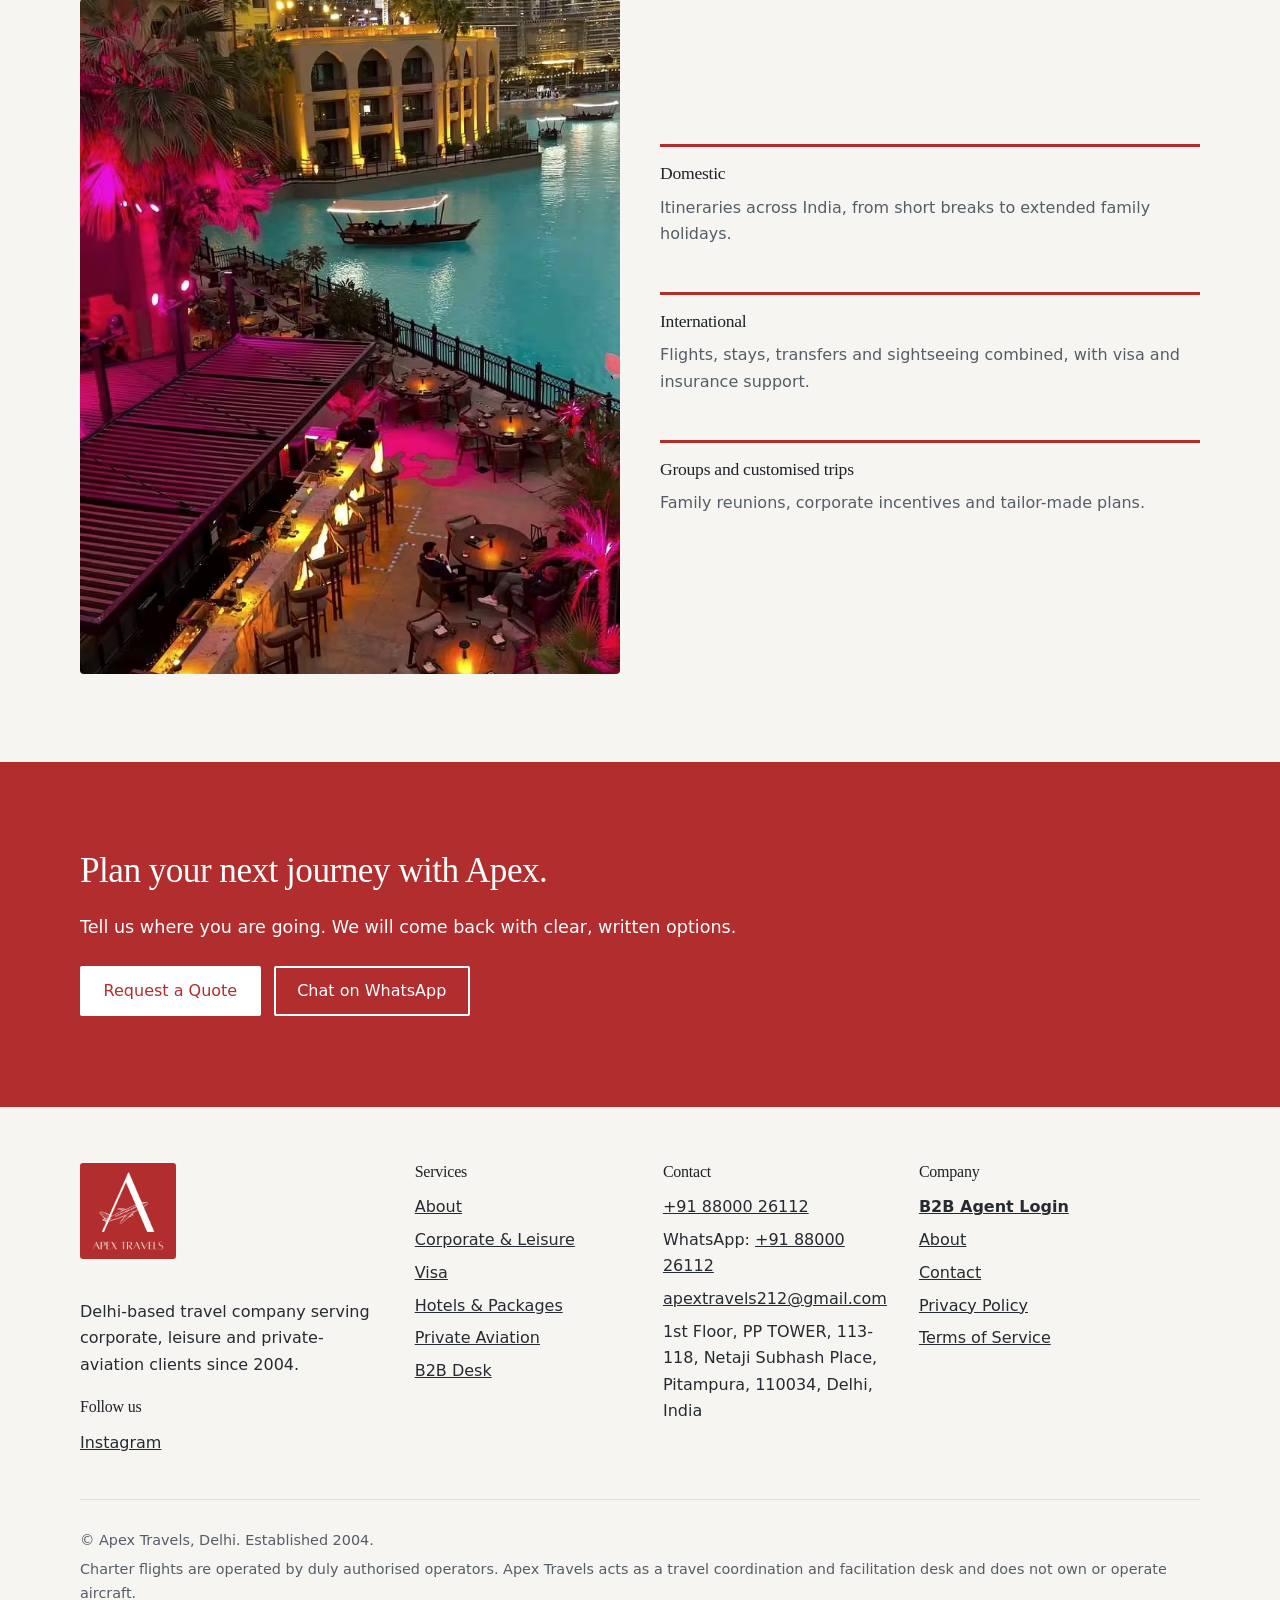
<file: site/hotels-packages.html>
<!DOCTYPE html>
<html lang="en-IN">
<head>
<meta charset="utf-8">
<meta name="viewport" content="width=device-width, initial-scale=1">
<title>Hotels &amp; Holiday Packages from Delhi | Apex Travels</title>
<meta name="description" content="Hotel bookings and domestic and international holiday packages from Delhi, planned around your dates and budget with itemised pricing.">
<link rel="canonical" href="https://www.apextravels.co.in/hotels-packages.html">
<meta name="robots" content="index, follow">
<meta name="theme-color" content="#B22D2D">
<link rel="icon" type="image/png" sizes="32x32" href="images/favicon-32.png">
<link rel="apple-touch-icon" href="images/apple-touch-icon.png">
<meta property="og:type" content="website">
<meta property="og:site_name" content="Apex Travels">
<meta property="og:locale" content="en_IN">
<meta property="og:title" content="Hotels &amp; Holiday Packages from Delhi | Apex Travels">
<meta property="og:description" content="Hotel bookings and domestic and international holiday packages from Delhi, planned around your dates and budget with itemised pricing.">
<meta property="og:url" content="https://www.apextravels.co.in/hotels-packages.html">
<meta property="og:image" content="https://www.apextravels.co.in/images/og-image.png">
<meta name="twitter:card" content="summary_large_image">
<meta name="twitter:title" content="Hotels &amp; Holiday Packages from Delhi | Apex Travels">
<meta name="twitter:description" content="Hotel bookings and domestic and international holiday packages from Delhi, planned around your dates and budget with itemised pricing.">
<meta name="twitter:image" content="https://www.apextravels.co.in/images/og-image.png">
<script>try{if(!sessionStorage.getItem("apexPre")&&!matchMedia("(prefers-reduced-motion: reduce)").matches)document.documentElement.classList.add("pre-on")}catch(e){}</script>
<link rel="stylesheet" href="css/style.css">
<script src="js/main.js" defer></script>

</head>
<body>
<a class="skip" href="#main">Skip to content</a>
<div class="pre" aria-hidden="true"><img src="images/apex-logo.png" alt="" width="150" height="150"></div>
<div class="util"><div class="wrap util-in"><p><span class="hide-s">Delhi &middot; Since 2004 &nbsp;&middot;&nbsp; </span><a href="tel:+918800026112">+91 88000 26112</a> &nbsp;&middot;&nbsp; <a href="https://wa.me/918800026112?text=Hello%20Apex%20Travels%2C%20I%20would%20like%20to%20make%20an%20enquiry.">WhatsApp</a></p><a href="https://www.apextravelonline.com/login" rel="noopener">B2B Agent Login</a></div></div>
<header class="site-header"><div class="wrap bar">
<a class="brand" href="index.html" aria-label="Apex Travels home"><img src="images/apex-logo-128.png" alt="Apex Travels" width="56" height="56"></a>
<button class="menu-btn" type="button" aria-expanded="false" aria-controls="nav" aria-label="Open menu"><span></span></button>
<nav id="nav" class="nav" aria-label="Primary"><ul><li><a href="about.html">About</a></li><li><a href="corporate-travel.html">Corporate &amp; Leisure</a></li><li><a href="visa-assistance.html">Visa</a></li><li><a href="hotels-packages.html" aria-current="page">Hotels &amp; Packages</a></li><li><a href="private-aviation.html">Private Aviation</a></li><li><a href="b2b-corporate-travel.html">B2B Desk</a></li></ul><div class="nav-actions"><a class="btn btn-line btn-sm" href="https://www.apextravelonline.com/login" rel="noopener">B2B Agent Login</a><a class="btn btn-sm" href="contact.html">Request a Quote</a></div></nav>
</div></header>
<main id="main">
<div class="pagehead"><div class="wrap"><h1>Hotels &amp; Holiday Packages</h1><p class="sub">Stays and itineraries planned around how you actually travel.</p><div class="cta-row"><a class="btn btn-acc" href="contact.html?topic=holidays#enquiry">Request a Quote</a></div></div></div><section class="sec "><div class="wrap"><div class="sec-h"><h2>Hotels</h2></div><div class="split"><div><ul class="ticks"><li>Business and leisure hotels in India and abroad</li><li>Locations chosen against your meeting or sightseeing plans</li><li>Corporate rates and inclusions, where available</li><li>Group blocks for teams, events and weddings</li></ul></div><div><picture><source type="image/avif" srcset="images/photos/hotels-480.avif 480w, images/photos/hotels-736.avif 736w" sizes="(min-width:900px) 540px, 100vw"><source type="image/webp" srcset="images/photos/hotels-480.webp 480w, images/photos/hotels-736.webp 736w" sizes="(min-width:900px) 540px, 100vw"><img src="images/photos/hotels-736.jpg" srcset="images/photos/hotels-480.jpg 480w, images/photos/hotels-736.jpg 736w" sizes="(min-width:900px) 540px, 100vw" alt="Beachfront resort with thatched cabanas and a curved pool at dusk" width="1600" height="2400" loading="lazy" decoding="async"></picture></div></div></div></section><section class="sec alt"><div class="wrap"><div class="sec-h"><h2>Holiday packages</h2><p class="lead">Every package is built to your dates, pace and budget, with all costs itemised.</p></div><div class="split"><div><picture><source type="image/avif" srcset="images/photos/holiday-packages-480.avif 480w, images/photos/holiday-packages-720.avif 720w" sizes="(min-width:900px) 540px, 100vw"><source type="image/webp" srcset="images/photos/holiday-packages-480.webp 480w, images/photos/holiday-packages-720.webp 720w" sizes="(min-width:900px) 540px, 100vw"><img src="images/photos/holiday-packages-720.jpg" srcset="images/photos/holiday-packages-480.jpg 480w, images/photos/holiday-packages-720.jpg 720w" sizes="(min-width:900px) 540px, 100vw" alt="Waterfront dining terrace at dusk with a traditional wooden boat on turquoise water" width="1600" height="2400" loading="lazy" decoding="async"></picture></div><div><div class="grid g1"><article class="col"><h3>Domestic</h3><p>Itineraries across India, from short breaks to extended family holidays.</p></article><article class="col"><h3>International</h3><p>Flights, stays, transfers and sightseeing combined, with visa and insurance support.</p></article><article class="col"><h3>Groups and customised trips</h3><p>Family reunions, corporate incentives and tailor-made plans.</p></article></div></div></div></div></section><section class="sec cta"><div class="wrap"><h2>Plan your next journey with Apex.</h2><p class="lead">Tell us where you are going. We will come back with clear, written options.</p><div class="cta-row"><a class="btn btn-acc" href="contact.html">Request a Quote</a><a class="btn btn-line" href="https://wa.me/918800026112?text=Hello%20Apex%20Travels%2C%20I%20would%20like%20to%20make%20an%20enquiry.">Chat on WhatsApp</a></div></div></section>
</main>
<footer class="site-footer"><div class="wrap fgrid">
<div><a class="brand" href="index.html" aria-label="Apex Travels home"><img src="images/apex-logo.png" alt="Apex Travels" width="96" height="96" loading="lazy"></a><p>Delhi-based travel company serving corporate, leisure and private-aviation clients since 2004.</p><h2 class="fh">Follow us</h2><ul class="soc"><li><a href="https://www.instagram.com/apextravels.official/" target="_blank" rel="noopener noreferrer" aria-label="Apex Travels on Instagram (opens in a new tab)">Instagram</a></li></ul></div>
<div><h2>Services</h2><ul><li><a href="about.html">About</a></li><li><a href="corporate-travel.html">Corporate &amp; Leisure</a></li><li><a href="visa-assistance.html">Visa</a></li><li><a href="hotels-packages.html">Hotels &amp; Packages</a></li><li><a href="private-aviation.html">Private Aviation</a></li><li><a href="b2b-corporate-travel.html">B2B Desk</a></li></ul></div>
<div><h2>Contact</h2><ul><li><a href="tel:+918800026112">+91 88000 26112</a></li><li>WhatsApp: <a href="https://wa.me/918800026112?text=Hello%20Apex%20Travels%2C%20I%20would%20like%20to%20make%20an%20enquiry.">+91 88000 26112</a></li><li><a href="mailto:apextravels212@gmail.com">apextravels212@gmail.com</a></li><li>1st Floor, PP TOWER, 113-118, Netaji Subhash Place, Pitampura, 110034, Delhi, India</li></ul></div>
<div><h2>Company</h2><ul><li><a href="https://www.apextravelonline.com/login" rel="noopener"><strong>B2B Agent Login</strong></a></li><li><a href="about.html">About</a></li><li><a href="contact.html">Contact</a></li><li><a href="privacy-policy.html">Privacy Policy</a></li><li><a href="terms-of-service.html">Terms of Service</a></li></ul></div>
</div>
<div class="wrap fbase"><p>&copy; Apex Travels, Delhi. Established 2004.</p><p>Charter flights are operated by duly authorised operators. Apex Travels acts as a travel coordination and facilitation desk and does not own or operate aircraft.</p></div></footer>
<a class="wa" href="https://wa.me/918800026112?text=Hello%20Apex%20Travels%2C%20I%20would%20like%20to%20make%20an%20enquiry." aria-label="Chat with Apex Travels on WhatsApp">WhatsApp</a>
</body>
</html>
</file>
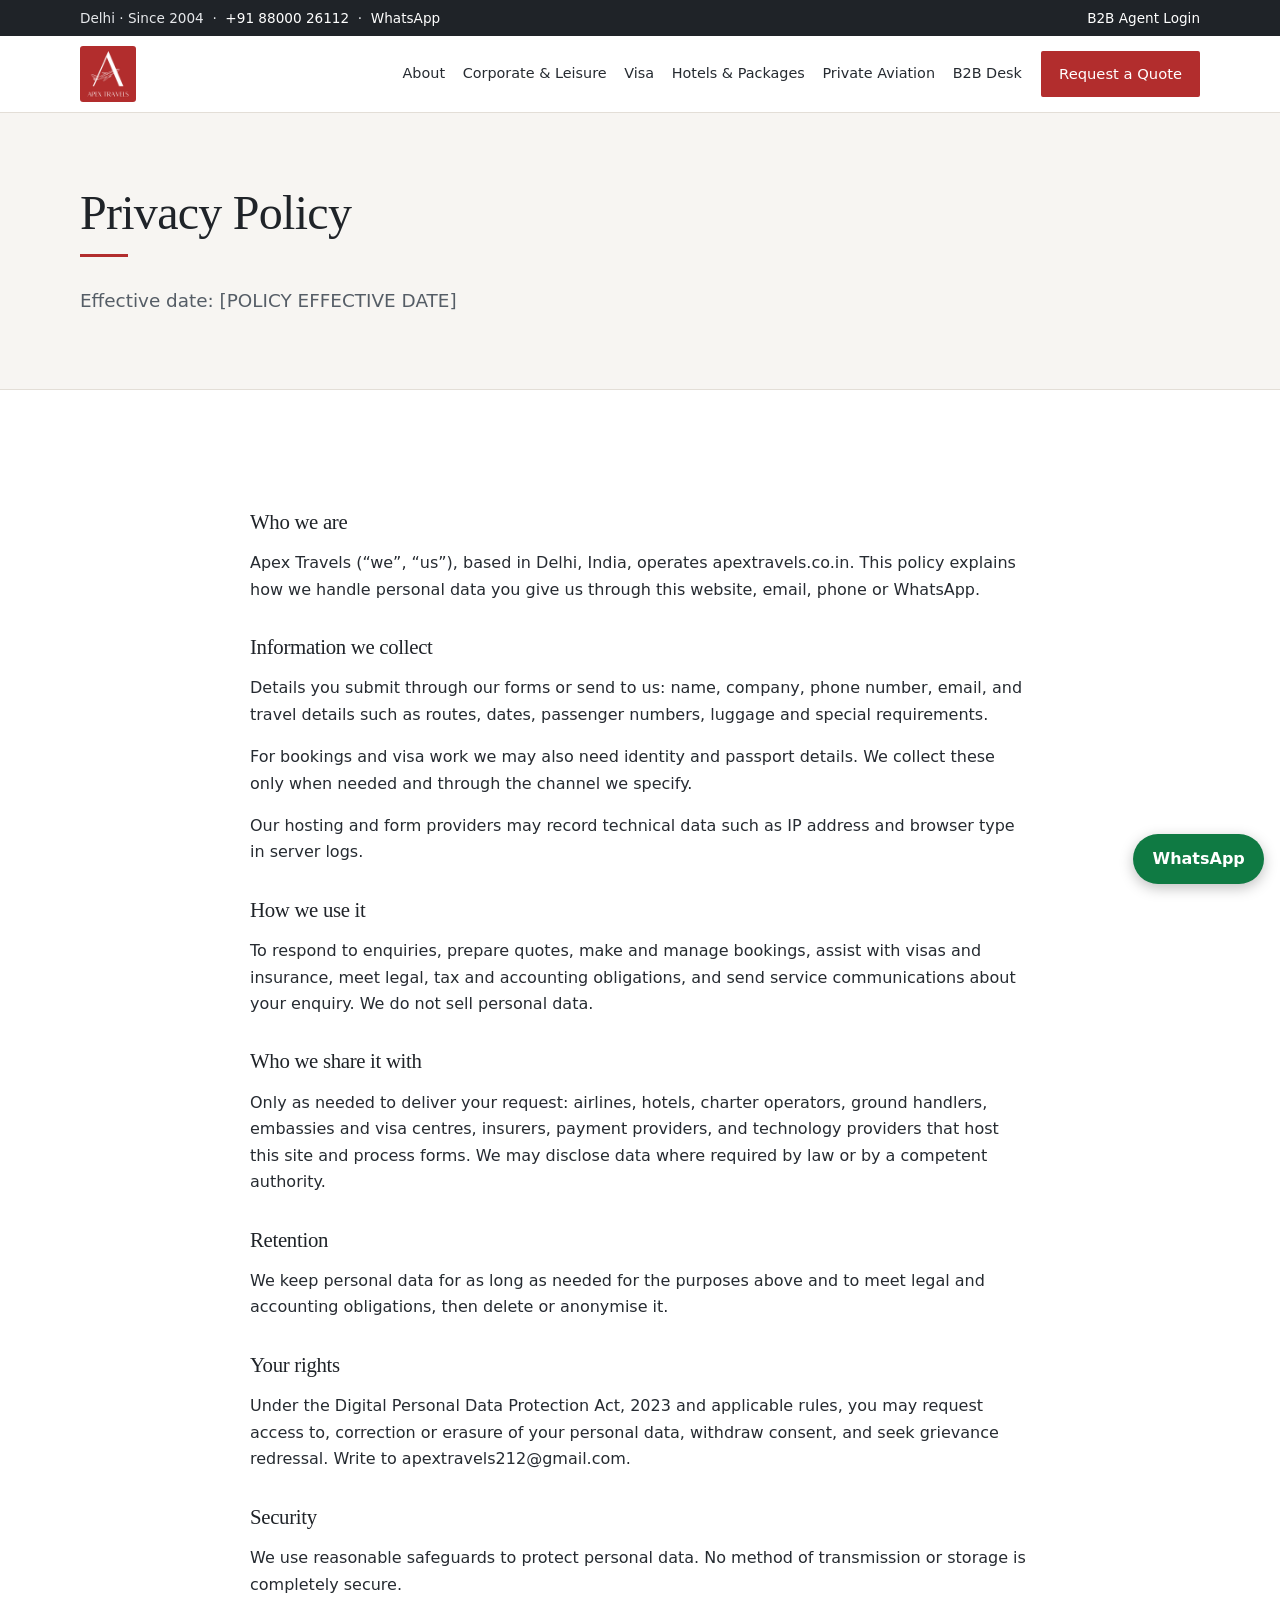
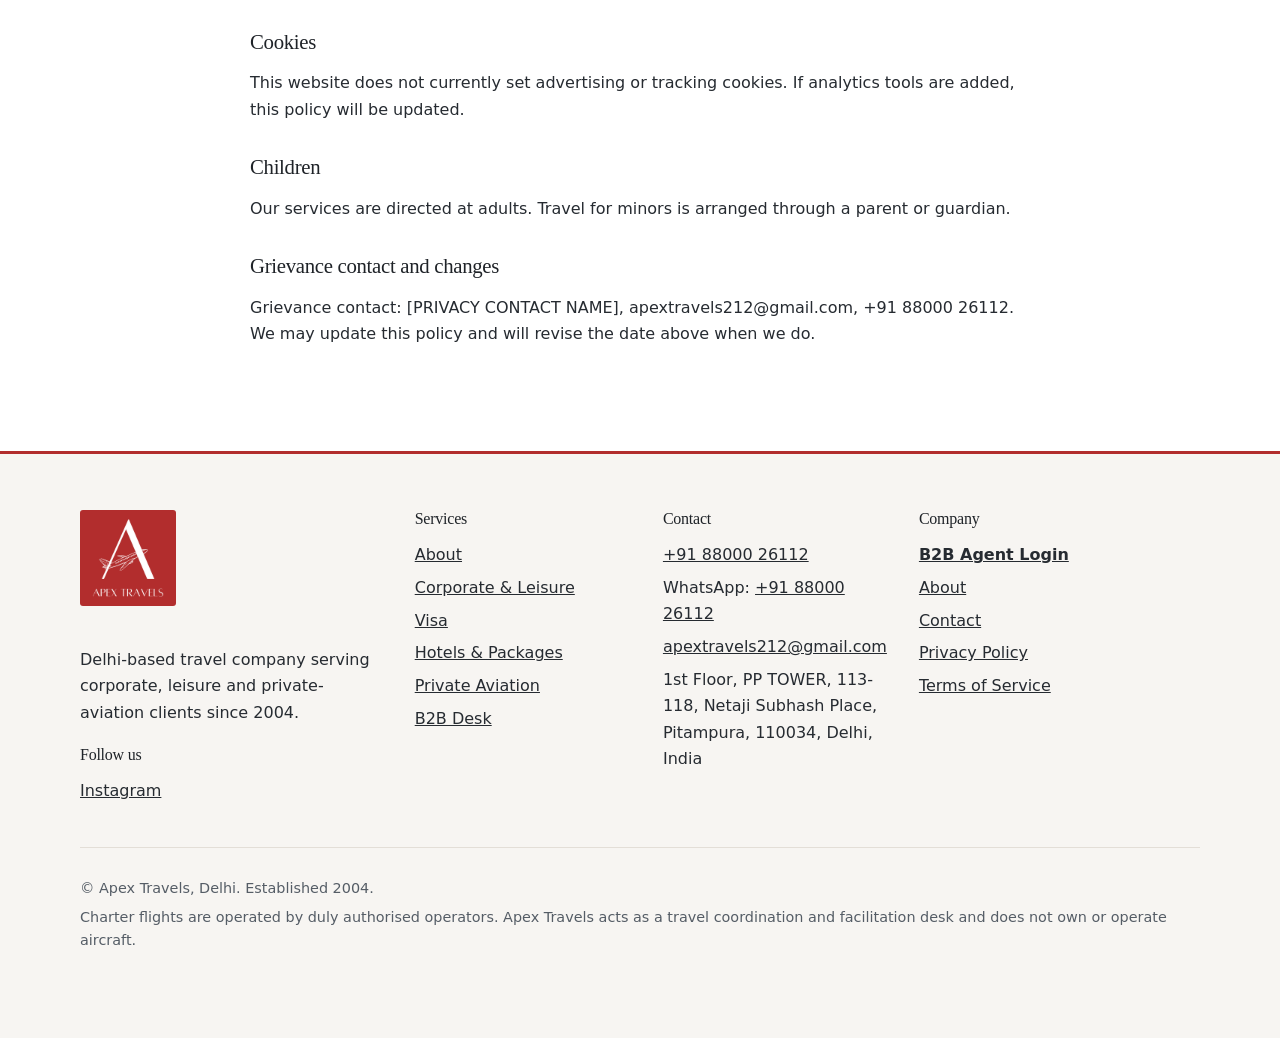
<file: site/privacy-policy.html>
<!DOCTYPE html>
<html lang="en-IN">
<head>
<meta charset="utf-8">
<meta name="viewport" content="width=device-width, initial-scale=1">
<title>Privacy Policy | Apex Travels</title>
<meta name="description" content="How Apex Travels collects, uses and protects personal information submitted through apextravels.co.in.">
<link rel="canonical" href="https://www.apextravels.co.in/privacy-policy.html">
<meta name="robots" content="index, follow">
<meta name="theme-color" content="#B22D2D">
<link rel="icon" type="image/png" sizes="32x32" href="images/favicon-32.png">
<link rel="apple-touch-icon" href="images/apple-touch-icon.png">
<meta property="og:type" content="website">
<meta property="og:site_name" content="Apex Travels">
<meta property="og:locale" content="en_IN">
<meta property="og:title" content="Privacy Policy | Apex Travels">
<meta property="og:description" content="How Apex Travels collects, uses and protects personal information submitted through apextravels.co.in.">
<meta property="og:url" content="https://www.apextravels.co.in/privacy-policy.html">
<meta property="og:image" content="https://www.apextravels.co.in/images/og-image.png">
<meta name="twitter:card" content="summary_large_image">
<meta name="twitter:title" content="Privacy Policy | Apex Travels">
<meta name="twitter:description" content="How Apex Travels collects, uses and protects personal information submitted through apextravels.co.in.">
<meta name="twitter:image" content="https://www.apextravels.co.in/images/og-image.png">
<script>try{if(!sessionStorage.getItem("apexPre")&&!matchMedia("(prefers-reduced-motion: reduce)").matches)document.documentElement.classList.add("pre-on")}catch(e){}</script>
<link rel="stylesheet" href="css/style.css">
<script src="js/main.js" defer></script>

</head>
<body>
<a class="skip" href="#main">Skip to content</a>
<div class="pre" aria-hidden="true"><img src="images/apex-logo.png" alt="" width="150" height="150"></div>
<div class="util"><div class="wrap util-in"><p><span class="hide-s">Delhi &middot; Since 2004 &nbsp;&middot;&nbsp; </span><a href="tel:+918800026112">+91 88000 26112</a> &nbsp;&middot;&nbsp; <a href="https://wa.me/918800026112?text=Hello%20Apex%20Travels%2C%20I%20would%20like%20to%20make%20an%20enquiry.">WhatsApp</a></p><a href="https://www.apextravelonline.com/login" rel="noopener">B2B Agent Login</a></div></div>
<header class="site-header"><div class="wrap bar">
<a class="brand" href="index.html" aria-label="Apex Travels home"><img src="images/apex-logo-128.png" alt="Apex Travels" width="56" height="56"></a>
<button class="menu-btn" type="button" aria-expanded="false" aria-controls="nav" aria-label="Open menu"><span></span></button>
<nav id="nav" class="nav" aria-label="Primary"><ul><li><a href="about.html">About</a></li><li><a href="corporate-travel.html">Corporate &amp; Leisure</a></li><li><a href="visa-assistance.html">Visa</a></li><li><a href="hotels-packages.html">Hotels &amp; Packages</a></li><li><a href="private-aviation.html">Private Aviation</a></li><li><a href="b2b-corporate-travel.html">B2B Desk</a></li></ul><div class="nav-actions"><a class="btn btn-line btn-sm" href="https://www.apextravelonline.com/login" rel="noopener">B2B Agent Login</a><a class="btn btn-sm" href="contact.html">Request a Quote</a></div></nav>
</div></header>
<main id="main">
<div class="pagehead"><div class="wrap"><h1>Privacy Policy</h1><p class="sub">Effective date: [POLICY EFFECTIVE DATE]</p></div></div><section class="sec"><div class="wrap narrow prose"><!-- Draft text. Have it reviewed by qualified legal counsel before publication. --><h2>Who we are</h2><p>Apex Travels (&ldquo;we&rdquo;, &ldquo;us&rdquo;), based in Delhi, India, operates apextravels.co.in. This policy explains how we handle personal data you give us through this website, email, phone or WhatsApp.</p><h2>Information we collect</h2><p>Details you submit through our forms or send to us: name, company, phone number, email, and travel details such as routes, dates, passenger numbers, luggage and special requirements.</p><p>For bookings and visa work we may also need identity and passport details. We collect these only when needed and through the channel we specify.</p><p>Our hosting and form providers may record technical data such as IP address and browser type in server logs.</p><h2>How we use it</h2><p>To respond to enquiries, prepare quotes, make and manage bookings, assist with visas and insurance, meet legal, tax and accounting obligations, and send service communications about your enquiry. We do not sell personal data.</p><h2>Who we share it with</h2><p>Only as needed to deliver your request: airlines, hotels, charter operators, ground handlers, embassies and visa centres, insurers, payment providers, and technology providers that host this site and process forms. We may disclose data where required by law or by a competent authority.</p><h2>Retention</h2><p>We keep personal data for as long as needed for the purposes above and to meet legal and accounting obligations, then delete or anonymise it.</p><h2>Your rights</h2><p>Under the Digital Personal Data Protection Act, 2023 and applicable rules, you may request access to, correction or erasure of your personal data, withdraw consent, and seek grievance redressal. Write to apextravels212@gmail.com.</p><h2>Security</h2><p>We use reasonable safeguards to protect personal data. No method of transmission or storage is completely secure.</p><h2>Cookies</h2><p>This website does not currently set advertising or tracking cookies. If analytics tools are added, this policy will be updated.</p><h2>Children</h2><p>Our services are directed at adults. Travel for minors is arranged through a parent or guardian.</p><h2>Grievance contact and changes</h2><p>Grievance contact: [PRIVACY CONTACT NAME], apextravels212@gmail.com, +91 88000 26112. We may update this policy and will revise the date above when we do.</p></div></section>
</main>
<footer class="site-footer"><div class="wrap fgrid">
<div><a class="brand" href="index.html" aria-label="Apex Travels home"><img src="images/apex-logo.png" alt="Apex Travels" width="96" height="96" loading="lazy"></a><p>Delhi-based travel company serving corporate, leisure and private-aviation clients since 2004.</p><h2 class="fh">Follow us</h2><ul class="soc"><li><a href="https://www.instagram.com/apextravels.official/" target="_blank" rel="noopener noreferrer" aria-label="Apex Travels on Instagram (opens in a new tab)">Instagram</a></li></ul></div>
<div><h2>Services</h2><ul><li><a href="about.html">About</a></li><li><a href="corporate-travel.html">Corporate &amp; Leisure</a></li><li><a href="visa-assistance.html">Visa</a></li><li><a href="hotels-packages.html">Hotels &amp; Packages</a></li><li><a href="private-aviation.html">Private Aviation</a></li><li><a href="b2b-corporate-travel.html">B2B Desk</a></li></ul></div>
<div><h2>Contact</h2><ul><li><a href="tel:+918800026112">+91 88000 26112</a></li><li>WhatsApp: <a href="https://wa.me/918800026112?text=Hello%20Apex%20Travels%2C%20I%20would%20like%20to%20make%20an%20enquiry.">+91 88000 26112</a></li><li><a href="mailto:apextravels212@gmail.com">apextravels212@gmail.com</a></li><li>1st Floor, PP TOWER, 113-118, Netaji Subhash Place, Pitampura, 110034, Delhi, India</li></ul></div>
<div><h2>Company</h2><ul><li><a href="https://www.apextravelonline.com/login" rel="noopener"><strong>B2B Agent Login</strong></a></li><li><a href="about.html">About</a></li><li><a href="contact.html">Contact</a></li><li><a href="privacy-policy.html">Privacy Policy</a></li><li><a href="terms-of-service.html">Terms of Service</a></li></ul></div>
</div>
<div class="wrap fbase"><p>&copy; Apex Travels, Delhi. Established 2004.</p><p>Charter flights are operated by duly authorised operators. Apex Travels acts as a travel coordination and facilitation desk and does not own or operate aircraft.</p></div></footer>
<a class="wa" href="https://wa.me/918800026112?text=Hello%20Apex%20Travels%2C%20I%20would%20like%20to%20make%20an%20enquiry." aria-label="Chat with Apex Travels on WhatsApp">WhatsApp</a>
</body>
</html>
</file>
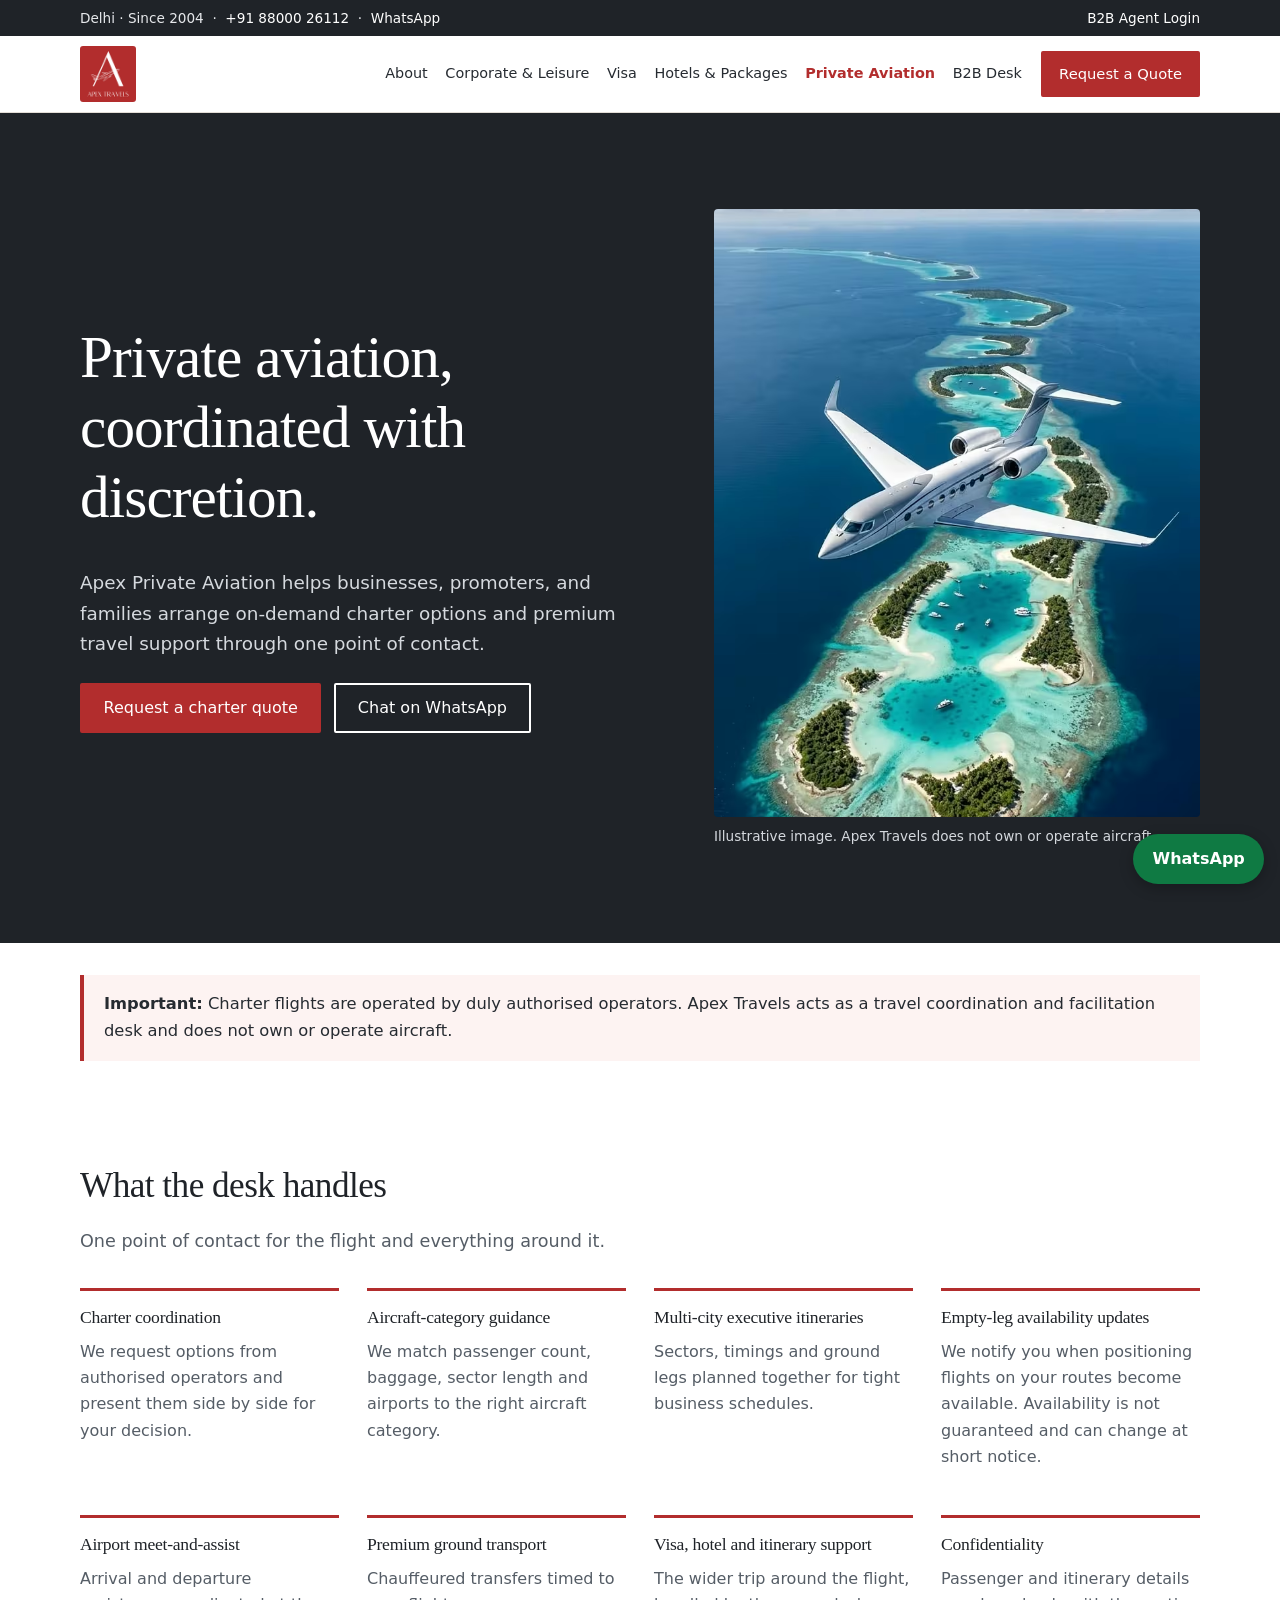
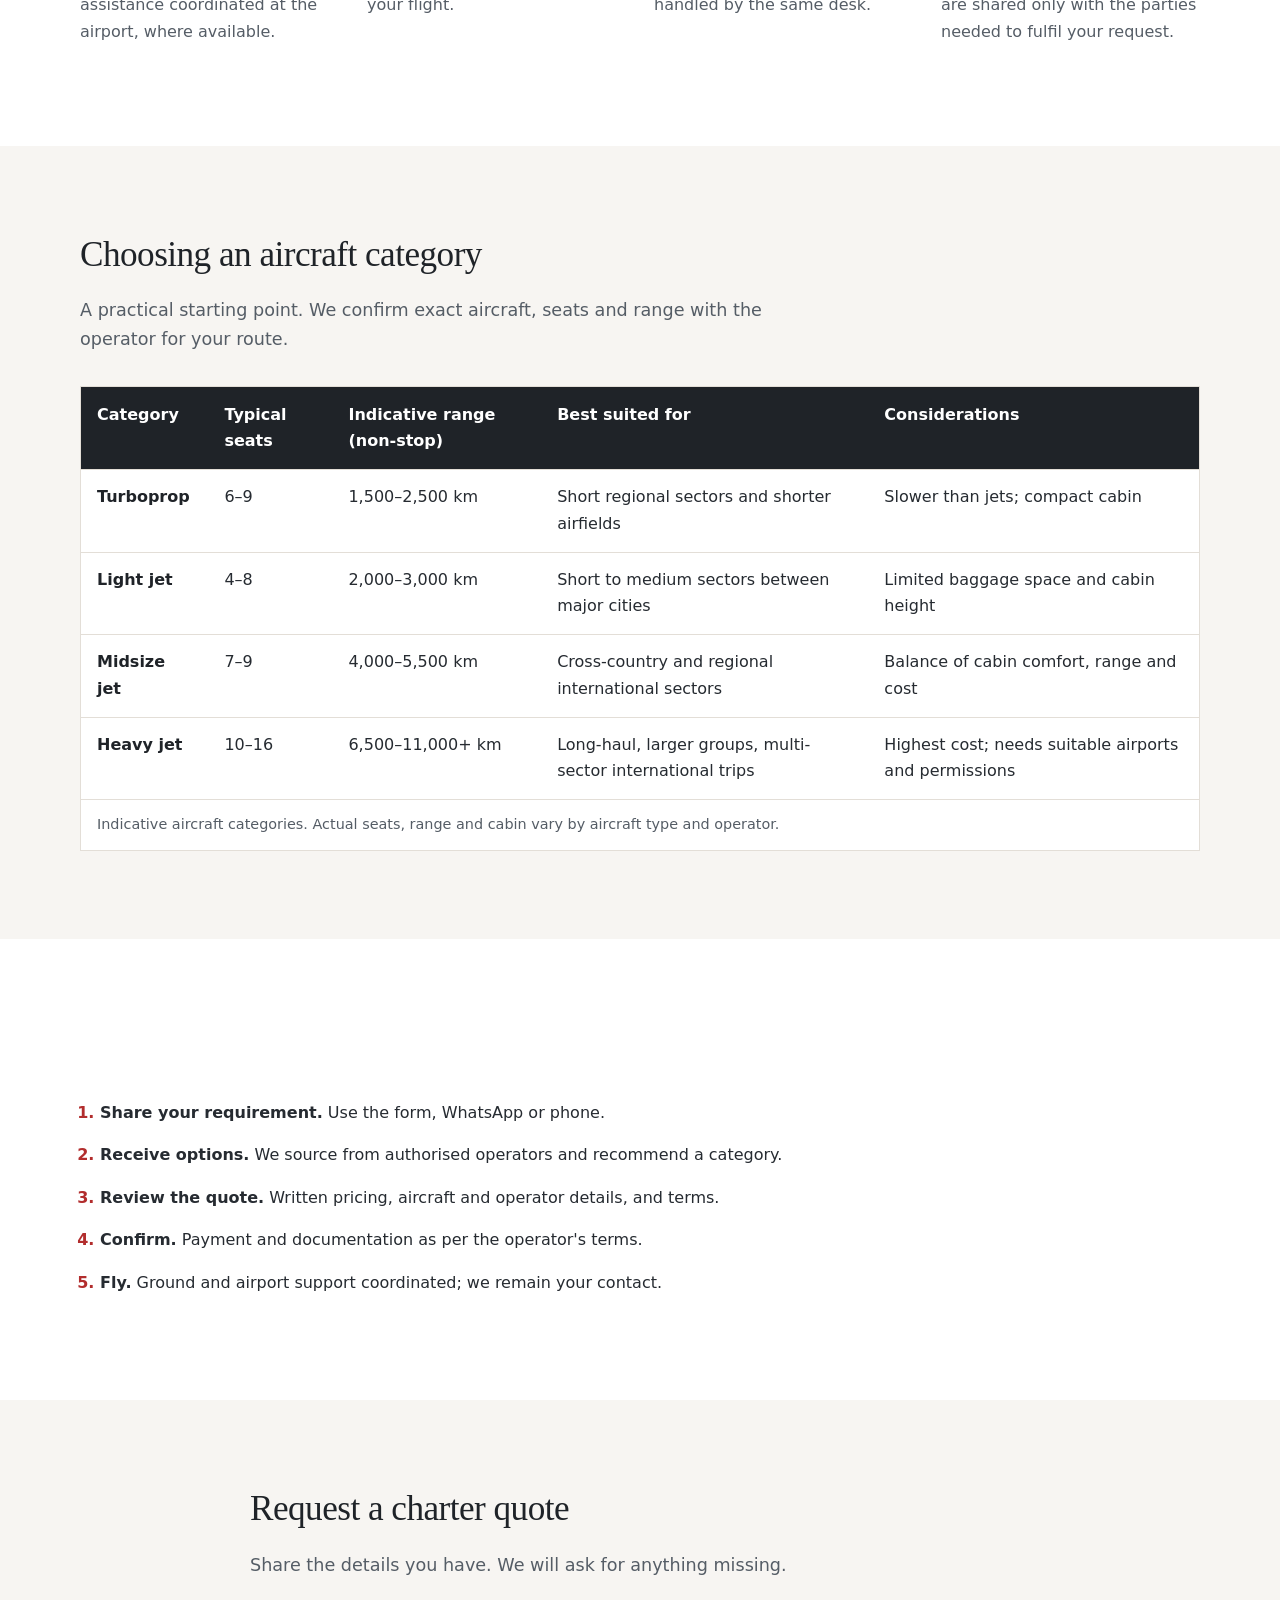
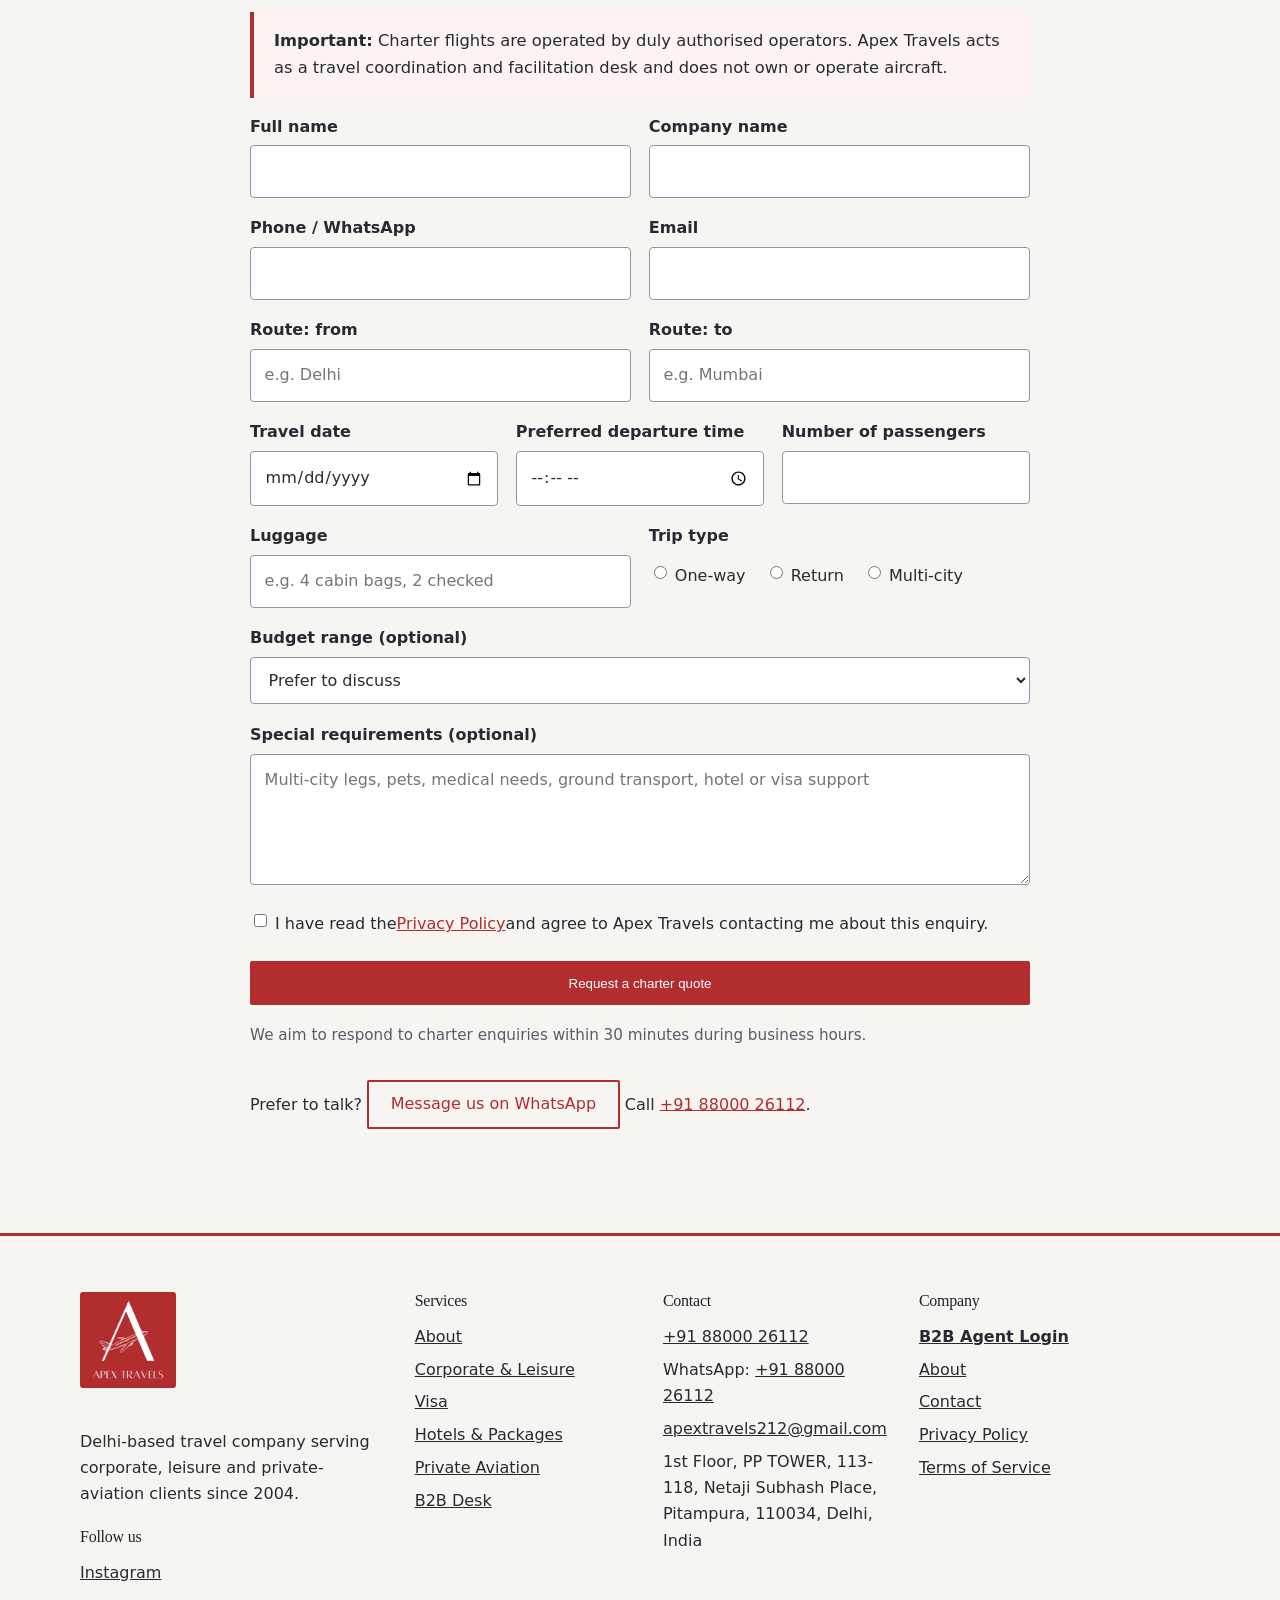
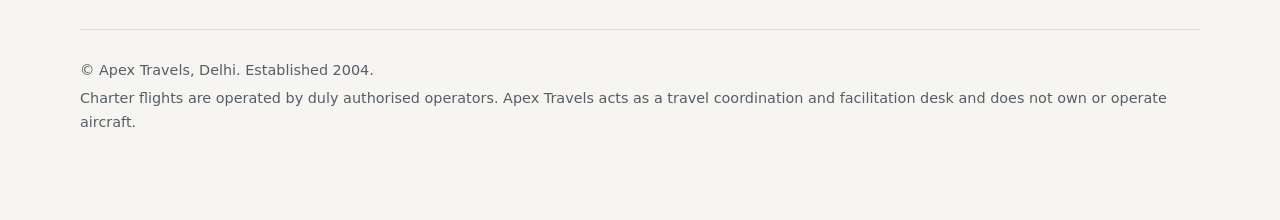
<file: site/private-aviation.html>
<!DOCTYPE html>
<html lang="en-IN">
<head>
<meta charset="utf-8">
<meta name="viewport" content="width=device-width, initial-scale=1">
<title>Private Jet Charter Coordination India | Apex Private Aviation</title>
<meta name="description" content="Apex Private Aviation coordinates private-jet charter options from authorised operators for businesses, promoters and families. Request a quote.">
<link rel="canonical" href="https://www.apextravels.co.in/private-aviation.html">
<meta name="robots" content="index, follow">
<meta name="theme-color" content="#B22D2D">
<link rel="icon" type="image/png" sizes="32x32" href="images/favicon-32.png">
<link rel="apple-touch-icon" href="images/apple-touch-icon.png">
<meta property="og:type" content="website">
<meta property="og:site_name" content="Apex Travels">
<meta property="og:locale" content="en_IN">
<meta property="og:title" content="Private Jet Charter Coordination India | Apex Private Aviation">
<meta property="og:description" content="Apex Private Aviation coordinates private-jet charter options from authorised operators for businesses, promoters and families. Request a quote.">
<meta property="og:url" content="https://www.apextravels.co.in/private-aviation.html">
<meta property="og:image" content="https://www.apextravels.co.in/images/og-image.png">
<meta name="twitter:card" content="summary_large_image">
<meta name="twitter:title" content="Private Jet Charter Coordination India | Apex Private Aviation">
<meta name="twitter:description" content="Apex Private Aviation coordinates private-jet charter options from authorised operators for businesses, promoters and families. Request a quote.">
<meta name="twitter:image" content="https://www.apextravels.co.in/images/og-image.png">
<script>try{if(!sessionStorage.getItem("apexPre")&&!matchMedia("(prefers-reduced-motion: reduce)").matches)document.documentElement.classList.add("pre-on")}catch(e){}</script>
<link rel="stylesheet" href="css/style.css">
<script src="js/main.js" defer></script>

</head>
<body>
<a class="skip" href="#main">Skip to content</a>
<div class="pre" aria-hidden="true"><img src="images/apex-logo.png" alt="" width="150" height="150"></div>
<div class="util"><div class="wrap util-in"><p><span class="hide-s">Delhi &middot; Since 2004 &nbsp;&middot;&nbsp; </span><a href="tel:+918800026112">+91 88000 26112</a> &nbsp;&middot;&nbsp; <a href="https://wa.me/918800026112?text=Hello%20Apex%20Travels%2C%20I%20would%20like%20to%20make%20an%20enquiry.">WhatsApp</a></p><a href="https://www.apextravelonline.com/login" rel="noopener">B2B Agent Login</a></div></div>
<header class="site-header"><div class="wrap bar">
<a class="brand" href="index.html" aria-label="Apex Travels home"><img src="images/apex-logo-128.png" alt="Apex Travels" width="56" height="56"></a>
<button class="menu-btn" type="button" aria-expanded="false" aria-controls="nav" aria-label="Open menu"><span></span></button>
<nav id="nav" class="nav" aria-label="Primary"><ul><li><a href="about.html">About</a></li><li><a href="corporate-travel.html">Corporate &amp; Leisure</a></li><li><a href="visa-assistance.html">Visa</a></li><li><a href="hotels-packages.html">Hotels &amp; Packages</a></li><li><a href="private-aviation.html" aria-current="page">Private Aviation</a></li><li><a href="b2b-corporate-travel.html">B2B Desk</a></li></ul><div class="nav-actions"><a class="btn btn-line btn-sm" href="https://www.apextravelonline.com/login" rel="noopener">B2B Agent Login</a><a class="btn btn-sm" href="contact.html">Request a Quote</a></div></nav>
</div></header>
<main id="main">
<section class="hero on-dark"><div class="wrap hero-g"><div><h1>Private aviation, coordinated with discretion.</h1><p class="sub">Apex Private Aviation helps businesses, promoters, and families arrange on-demand charter options and premium travel support through one point of contact.</p><div class="cta-row"><a class="btn btn-acc" href="#quote">Request a charter quote</a><a class="btn btn-line" href="https://wa.me/918800026112?text=Hello%20Apex%20Travels%2C%20I%20would%20like%20to%20make%20an%20enquiry.">Chat on WhatsApp</a></div></div><div class="hero-img"><picture><source type="image/avif" srcset="images/photos/hero-aviation-480.avif 480w, images/photos/hero-aviation-736.avif 736w" sizes="(min-width:900px) 520px, 100vw"><source type="image/webp" srcset="images/photos/hero-aviation-480.webp 480w, images/photos/hero-aviation-736.webp 736w" sizes="(min-width:900px) 520px, 100vw"><img src="images/photos/hero-aviation-736.jpg" srcset="images/photos/hero-aviation-480.jpg 480w, images/photos/hero-aviation-736.jpg 736w" sizes="(min-width:900px) 520px, 100vw" alt="Business jet flying over a chain of tropical islands" width="1600" height="2400" fetchpriority="high" decoding="async"></picture><p class="img-note">Illustrative image. Apex Travels does not own or operate aircraft.</p></div></div></section><div class="gap"><div class="wrap"><aside class="disclaimer" role="note"><strong>Important:</strong> Charter flights are operated by duly authorised operators. Apex Travels acts as a travel coordination and facilitation desk and does not own or operate aircraft.</aside></div></div><section class="sec "><div class="wrap"><div class="sec-h"><h2>What the desk handles</h2><p class="lead">One point of contact for the flight and everything around it.</p></div><div class="grid g4"><article class="col"><h3>Charter coordination</h3><p>We request options from authorised operators and present them side by side for your decision.</p></article><article class="col"><h3>Aircraft-category guidance</h3><p>We match passenger count, baggage, sector length and airports to the right aircraft category.</p></article><article class="col"><h3>Multi-city executive itineraries</h3><p>Sectors, timings and ground legs planned together for tight business schedules.</p></article><article class="col"><h3>Empty-leg availability updates</h3><p>We notify you when positioning flights on your routes become available. Availability is not guaranteed and can change at short notice.</p></article><article class="col"><h3>Airport meet-and-assist</h3><p>Arrival and departure assistance coordinated at the airport, where available.</p></article><article class="col"><h3>Premium ground transport</h3><p>Chauffeured transfers timed to your flight.</p></article><article class="col"><h3>Visa, hotel and itinerary support</h3><p>The wider trip around the flight, handled by the same desk.</p></article><article class="col"><h3>Confidentiality</h3><p>Passenger and itinerary details are shared only with the parties needed to fulfil your request.</p></article></div></div></section><section class="sec alt"><div class="wrap"><div class="sec-h"><h2>Choosing an aircraft category</h2><p class="lead">A practical starting point. We confirm exact aircraft, seats and range with the operator for your route.</p></div><div class="tbl-wrap" tabindex="0" role="region" aria-label="Aircraft category comparison"><table><caption>Indicative aircraft categories. Actual seats, range and cabin vary by aircraft type and operator.</caption><thead><tr><th scope="col">Category</th><th scope="col">Typical seats</th><th scope="col">Indicative range (non-stop)</th><th scope="col">Best suited for</th><th scope="col">Considerations</th></tr></thead><tbody><tr><th scope="row">Turboprop</th><td>6–9</td><td>1,500–2,500 km</td><td>Short regional sectors and shorter airfields</td><td>Slower than jets; compact cabin</td></tr><tr><th scope="row">Light jet</th><td>4–8</td><td>2,000–3,000 km</td><td>Short to medium sectors between major cities</td><td>Limited baggage space and cabin height</td></tr><tr><th scope="row">Midsize jet</th><td>7–9</td><td>4,000–5,500 km</td><td>Cross-country and regional international sectors</td><td>Balance of cabin comfort, range and cost</td></tr><tr><th scope="row">Heavy jet</th><td>10–16</td><td>6,500–11,000+ km</td><td>Long-haul, larger groups, multi-sector international trips</td><td>Highest cost; needs suitable airports and permissions</td></tr></tbody></table></div></div></section><section class="sec "><div class="wrap"><div class="sec-h"><h2>How it works</h2></div><ol class="steps"><li><strong>Share your requirement.</strong> Use the form, WhatsApp or phone.</li><li><strong>Receive options.</strong> We source from authorised operators and recommend a category.</li><li><strong>Review the quote.</strong> Written pricing, aircraft and operator details, and terms.</li><li><strong>Confirm.</strong> Payment and documentation as per the operator's terms.</li><li><strong>Fly.</strong> Ground and airport support coordinated; we remain your contact.</li></ol></div></section><section class="sec alt" id="quote-sec"><div class="wrap narrow"><div class="sec-h"><h2>Request a charter quote</h2><p class="lead">Share the details you have. We will ask for anything missing.</p></div><div><aside class="disclaimer" role="note"><strong>Important:</strong> Charter flights are operated by duly authorised operators. Apex Travels acts as a travel coordination and facilitation desk and does not own or operate aircraft.</aside></div><div class="form-wrap" id="quote"><form class="form" name="private-aviation-quote" method="POST" action="/thank-you.html" data-netlify="true" data-netlify-honeypot="bot-field" data-validate data-fallback="We could not send your request. Please try again, or call +91 88000 26112, message us on WhatsApp (+91 88000 26112), email apextravels212@gmail.com.">
<input type="hidden" name="form-name" value="private-aviation-quote">
<p hidden><label>Leave this field empty: <input name="bot-field"></label></p>
<div class="row two"><div class="field "><label for="full-name">Full name</label><input id="full-name" name="full-name" type="text" required autocomplete="name"><span class="err"></span></div><div class="field "><label for="company">Company name</label><input id="company" name="company" type="text" required autocomplete="organization"><span class="err"></span></div></div>
<div class="row two"><div class="field "><label for="phone">Phone / WhatsApp</label><input id="phone" name="phone" type="tel" required pattern="\+?[0-9 ]{8,16}" data-msg="Enter a valid phone number, digits only (country code optional)." autocomplete="tel"><span class="err"></span></div><div class="field "><label for="email">Email</label><input id="email" name="email" type="email" required autocomplete="email"><span class="err"></span></div></div>
<div class="row two"><div class="field "><label for="route-from">Route: from</label><input id="route-from" name="route-from" type="text" required placeholder="e.g. Delhi"><span class="err"></span></div><div class="field "><label for="route-to">Route: to</label><input id="route-to" name="route-to" type="text" required placeholder="e.g. Mumbai"><span class="err"></span></div></div>
<div class="row three"><div class="field "><label for="travel-date">Travel date</label><input id="travel-date" name="travel-date" type="date" required ><span class="err"></span></div><div class="field "><label for="departure-time">Preferred departure time</label><input id="departure-time" name="departure-time" type="time" required ><span class="err"></span></div><div class="field "><label for="passengers">Number of passengers</label><input id="passengers" name="passengers" type="number" required min="1" max="50"><span class="err"></span></div></div>
<div class="row two"><div class="field "><label for="luggage">Luggage</label><input id="luggage" name="luggage" type="text" required placeholder="e.g. 4 cabin bags, 2 checked"><span class="err"></span></div>
<fieldset class="field"><legend>Trip type</legend><div class="radios"><label class="inline"><input type="radio" name="trip-type" value="One-way" required> One-way</label><label class="inline"><input type="radio" name="trip-type" value="Return"> Return</label><label class="inline"><input type="radio" name="trip-type" value="Multi-city"> Multi-city</label></div><span class="err"></span></fieldset></div>
<div class="field"><label for="budget">Budget range (optional)</label><select id="budget" name="budget"><option value="">Prefer to discuss</option><option value="up-to-5-lakh">Up to ₹5 lakh</option><option value="5-15-lakh">₹5–15 lakh</option><option value="15-40-lakh">₹15–40 lakh</option><option value="40-lakh-plus">Above ₹40 lakh</option></select><span class="err"></span></div>
<div class="field"><label for="requirements">Special requirements (optional)</label><textarea id="requirements" name="requirements" rows="4" placeholder="Multi-city legs, pets, medical needs, ground transport, hotel or visa support"></textarea><span class="err"></span></div>
<div class="field"><label class="inline"><input type="checkbox" name="consent" value="yes" required> I have read the <a href="privacy-policy.html">Privacy Policy</a> and agree to Apex Travels contacting me about this enquiry.</label><span class="err"></span></div>
<button class="btn btn-acc" type="submit">Request a charter quote</button>
<p class="note">We aim to respond to charter enquiries within 30 minutes during business hours.</p>
</form><div class="form-success" tabindex="-1" role="status"><h3>Thank you. Your request has been received.</h3><p>A member of the Apex team will review your request and get back to you.</p></div></div><p class="alt-contact">Prefer to talk? <a class="btn btn-line" href="https://wa.me/918800026112?text=Hello%20Apex%20Travels%2C%20I%20would%20like%20to%20make%20an%20enquiry.">Message us on WhatsApp</a> Call <a href="tel:+918800026112">+91 88000 26112</a>.</p></div></section>
</main>
<footer class="site-footer"><div class="wrap fgrid">
<div><a class="brand" href="index.html" aria-label="Apex Travels home"><img src="images/apex-logo.png" alt="Apex Travels" width="96" height="96" loading="lazy"></a><p>Delhi-based travel company serving corporate, leisure and private-aviation clients since 2004.</p><h2 class="fh">Follow us</h2><ul class="soc"><li><a href="https://www.instagram.com/apextravels.official/" target="_blank" rel="noopener noreferrer" aria-label="Apex Travels on Instagram (opens in a new tab)">Instagram</a></li></ul></div>
<div><h2>Services</h2><ul><li><a href="about.html">About</a></li><li><a href="corporate-travel.html">Corporate &amp; Leisure</a></li><li><a href="visa-assistance.html">Visa</a></li><li><a href="hotels-packages.html">Hotels &amp; Packages</a></li><li><a href="private-aviation.html">Private Aviation</a></li><li><a href="b2b-corporate-travel.html">B2B Desk</a></li></ul></div>
<div><h2>Contact</h2><ul><li><a href="tel:+918800026112">+91 88000 26112</a></li><li>WhatsApp: <a href="https://wa.me/918800026112?text=Hello%20Apex%20Travels%2C%20I%20would%20like%20to%20make%20an%20enquiry.">+91 88000 26112</a></li><li><a href="mailto:apextravels212@gmail.com">apextravels212@gmail.com</a></li><li>1st Floor, PP TOWER, 113-118, Netaji Subhash Place, Pitampura, 110034, Delhi, India</li></ul></div>
<div><h2>Company</h2><ul><li><a href="https://www.apextravelonline.com/login" rel="noopener"><strong>B2B Agent Login</strong></a></li><li><a href="about.html">About</a></li><li><a href="contact.html">Contact</a></li><li><a href="privacy-policy.html">Privacy Policy</a></li><li><a href="terms-of-service.html">Terms of Service</a></li></ul></div>
</div>
<div class="wrap fbase"><p>&copy; Apex Travels, Delhi. Established 2004.</p><p>Charter flights are operated by duly authorised operators. Apex Travels acts as a travel coordination and facilitation desk and does not own or operate aircraft.</p></div></footer>
<a class="wa" href="https://wa.me/918800026112?text=Hello%20Apex%20Travels%2C%20I%20would%20like%20to%20make%20an%20enquiry." aria-label="Chat with Apex Travels on WhatsApp">WhatsApp</a>
</body>
</html>
</file>
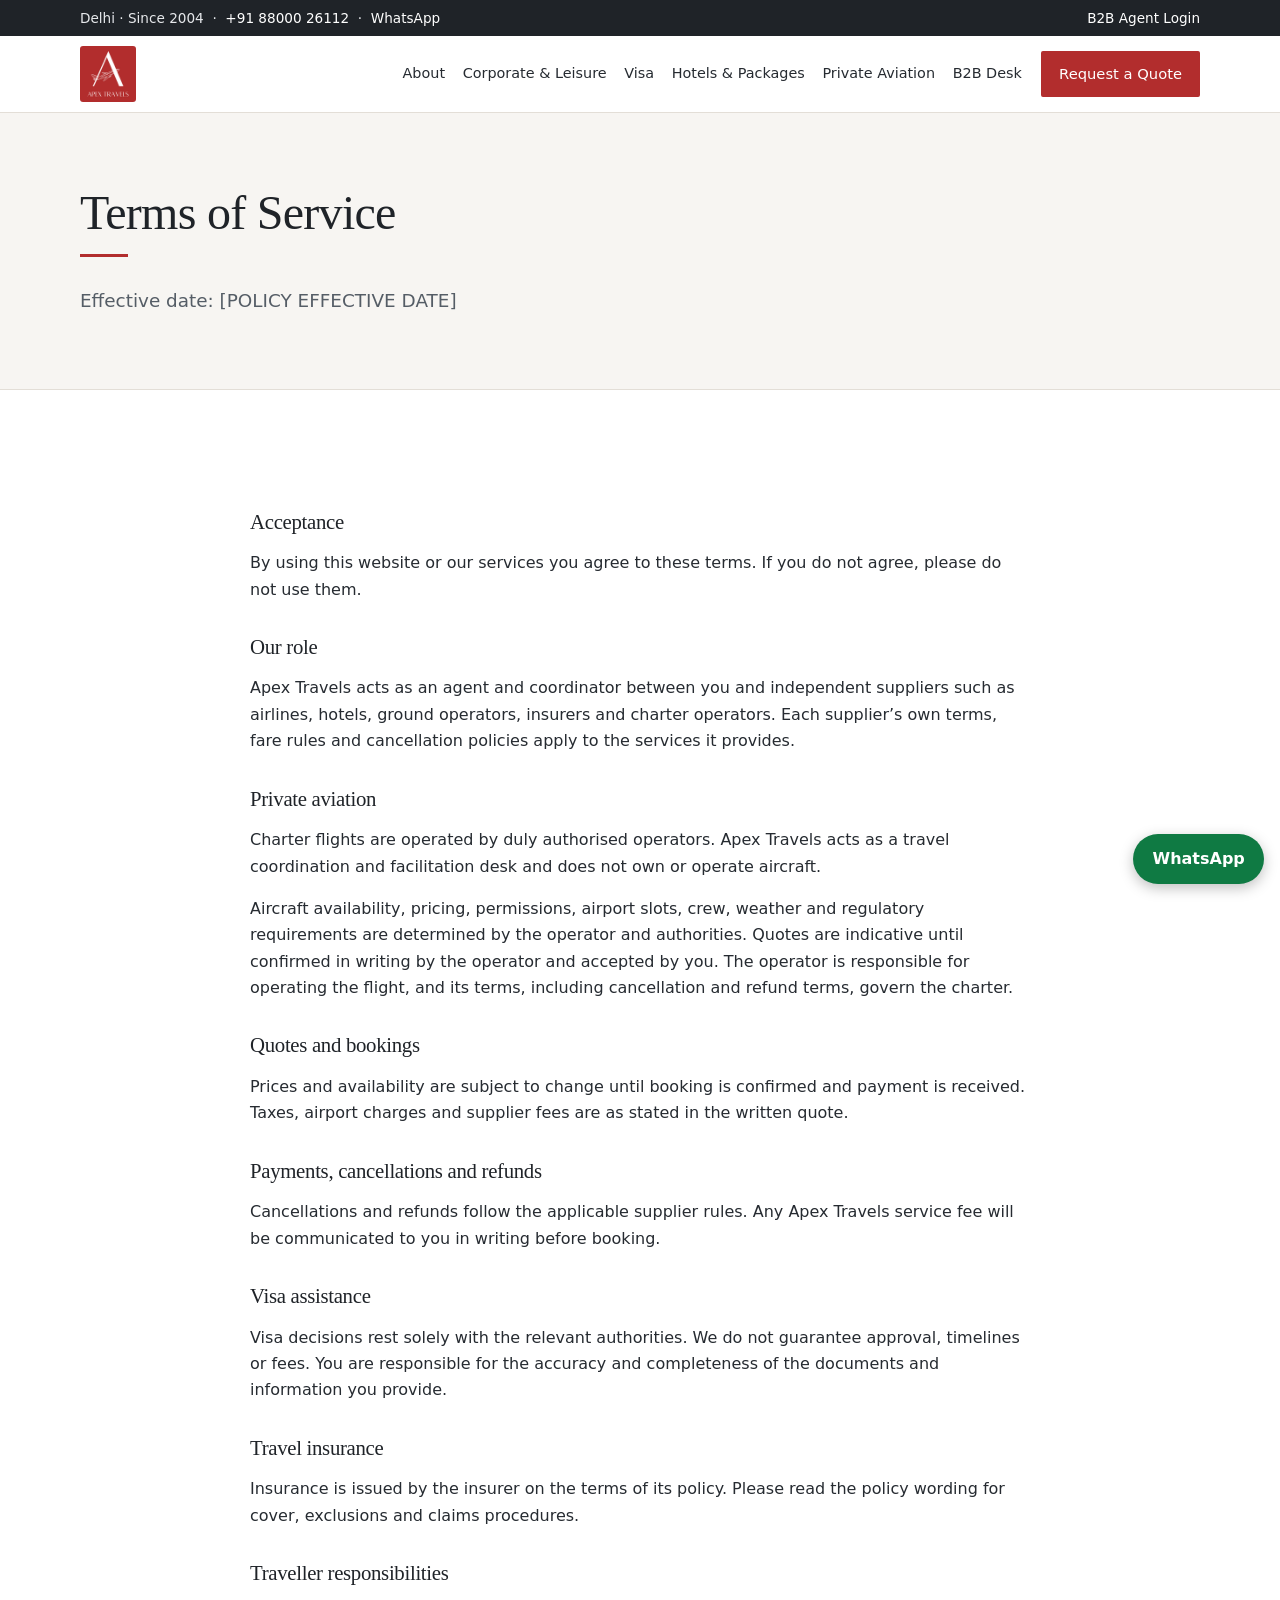
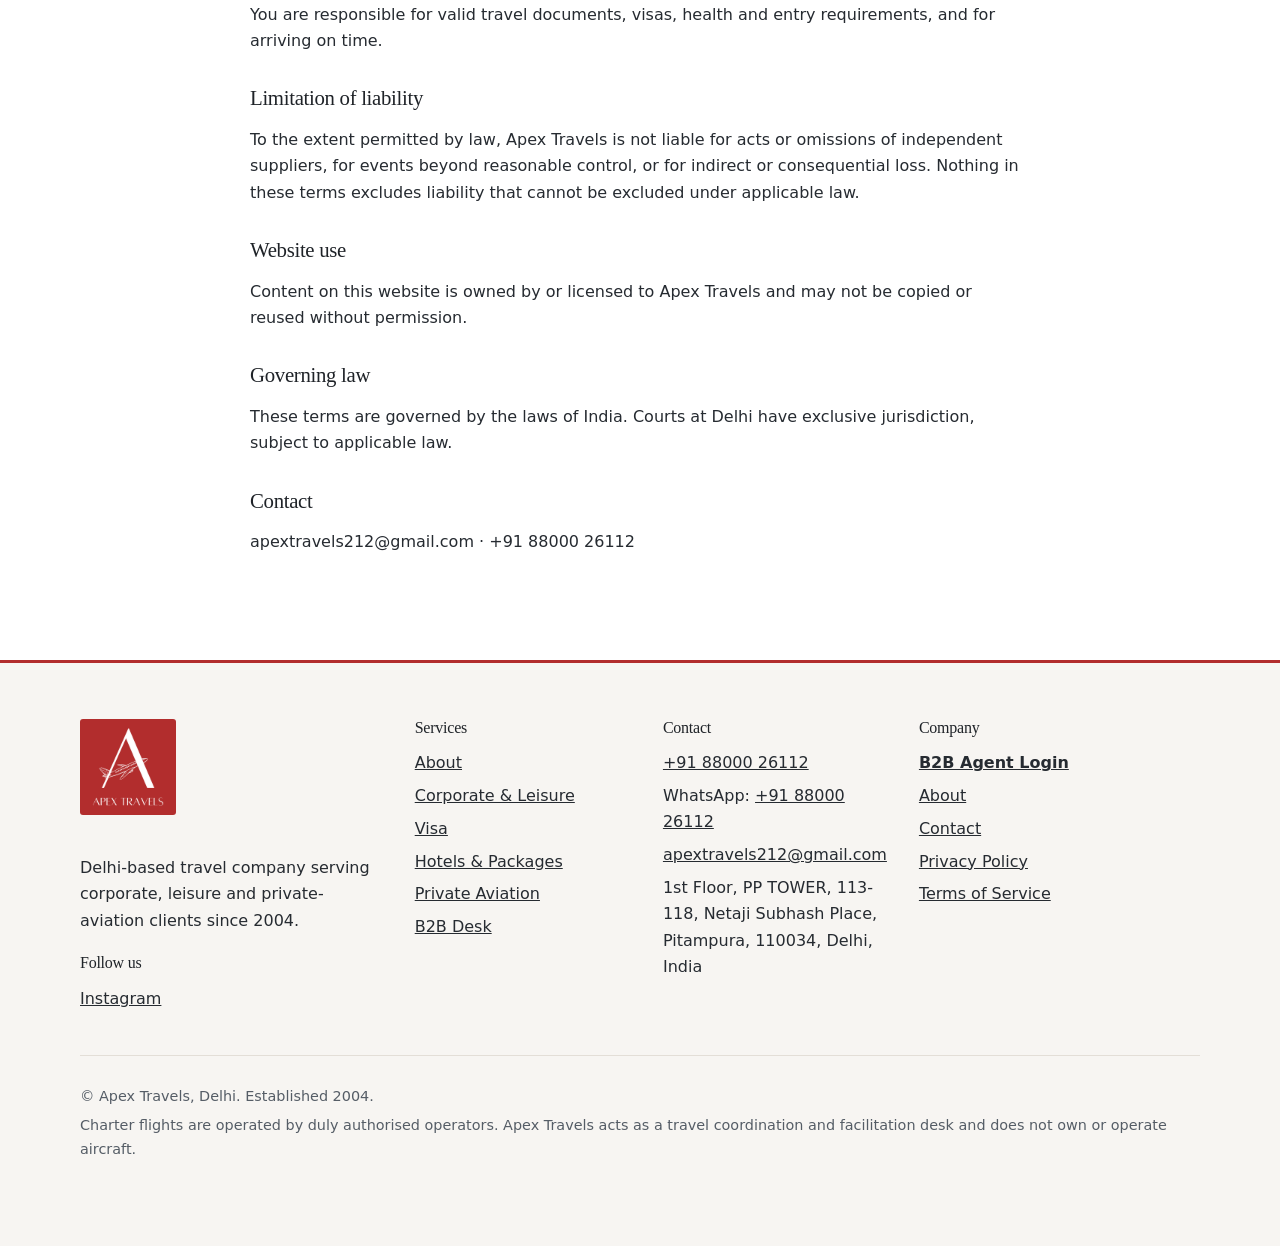
<file: site/terms-of-service.html>
<!DOCTYPE html>
<html lang="en-IN">
<head>
<meta charset="utf-8">
<meta name="viewport" content="width=device-width, initial-scale=1">
<title>Terms of Service | Apex Travels</title>
<meta name="description" content="Terms governing use of the Apex Travels website and the travel, visa and private-aviation coordination services offered by Apex Travels.">
<link rel="canonical" href="https://www.apextravels.co.in/terms-of-service.html">
<meta name="robots" content="index, follow">
<meta name="theme-color" content="#B22D2D">
<link rel="icon" type="image/png" sizes="32x32" href="images/favicon-32.png">
<link rel="apple-touch-icon" href="images/apple-touch-icon.png">
<meta property="og:type" content="website">
<meta property="og:site_name" content="Apex Travels">
<meta property="og:locale" content="en_IN">
<meta property="og:title" content="Terms of Service | Apex Travels">
<meta property="og:description" content="Terms governing use of the Apex Travels website and the travel, visa and private-aviation coordination services offered by Apex Travels.">
<meta property="og:url" content="https://www.apextravels.co.in/terms-of-service.html">
<meta property="og:image" content="https://www.apextravels.co.in/images/og-image.png">
<meta name="twitter:card" content="summary_large_image">
<meta name="twitter:title" content="Terms of Service | Apex Travels">
<meta name="twitter:description" content="Terms governing use of the Apex Travels website and the travel, visa and private-aviation coordination services offered by Apex Travels.">
<meta name="twitter:image" content="https://www.apextravels.co.in/images/og-image.png">
<script>try{if(!sessionStorage.getItem("apexPre")&&!matchMedia("(prefers-reduced-motion: reduce)").matches)document.documentElement.classList.add("pre-on")}catch(e){}</script>
<link rel="stylesheet" href="css/style.css">
<script src="js/main.js" defer></script>

</head>
<body>
<a class="skip" href="#main">Skip to content</a>
<div class="pre" aria-hidden="true"><img src="images/apex-logo.png" alt="" width="150" height="150"></div>
<div class="util"><div class="wrap util-in"><p><span class="hide-s">Delhi &middot; Since 2004 &nbsp;&middot;&nbsp; </span><a href="tel:+918800026112">+91 88000 26112</a> &nbsp;&middot;&nbsp; <a href="https://wa.me/918800026112?text=Hello%20Apex%20Travels%2C%20I%20would%20like%20to%20make%20an%20enquiry.">WhatsApp</a></p><a href="https://www.apextravelonline.com/login" rel="noopener">B2B Agent Login</a></div></div>
<header class="site-header"><div class="wrap bar">
<a class="brand" href="index.html" aria-label="Apex Travels home"><img src="images/apex-logo-128.png" alt="Apex Travels" width="56" height="56"></a>
<button class="menu-btn" type="button" aria-expanded="false" aria-controls="nav" aria-label="Open menu"><span></span></button>
<nav id="nav" class="nav" aria-label="Primary"><ul><li><a href="about.html">About</a></li><li><a href="corporate-travel.html">Corporate &amp; Leisure</a></li><li><a href="visa-assistance.html">Visa</a></li><li><a href="hotels-packages.html">Hotels &amp; Packages</a></li><li><a href="private-aviation.html">Private Aviation</a></li><li><a href="b2b-corporate-travel.html">B2B Desk</a></li></ul><div class="nav-actions"><a class="btn btn-line btn-sm" href="https://www.apextravelonline.com/login" rel="noopener">B2B Agent Login</a><a class="btn btn-sm" href="contact.html">Request a Quote</a></div></nav>
</div></header>
<main id="main">
<div class="pagehead"><div class="wrap"><h1>Terms of Service</h1><p class="sub">Effective date: [POLICY EFFECTIVE DATE]</p></div></div><section class="sec"><div class="wrap narrow prose"><!-- Draft text. Have it reviewed by qualified legal counsel before publication. --><h2>Acceptance</h2><p>By using this website or our services you agree to these terms. If you do not agree, please do not use them.</p><h2>Our role</h2><p>Apex Travels acts as an agent and coordinator between you and independent suppliers such as airlines, hotels, ground operators, insurers and charter operators. Each supplier&rsquo;s own terms, fare rules and cancellation policies apply to the services it provides.</p><h2>Private aviation</h2><p>Charter flights are operated by duly authorised operators. Apex Travels acts as a travel coordination and facilitation desk and does not own or operate aircraft.</p><p>Aircraft availability, pricing, permissions, airport slots, crew, weather and regulatory requirements are determined by the operator and authorities. Quotes are indicative until confirmed in writing by the operator and accepted by you. The operator is responsible for operating the flight, and its terms, including cancellation and refund terms, govern the charter.</p><h2>Quotes and bookings</h2><p>Prices and availability are subject to change until booking is confirmed and payment is received. Taxes, airport charges and supplier fees are as stated in the written quote.</p><h2>Payments, cancellations and refunds</h2><p>Cancellations and refunds follow the applicable supplier rules. Any Apex Travels service fee will be communicated to you in writing before booking.</p><h2>Visa assistance</h2><p>Visa decisions rest solely with the relevant authorities. We do not guarantee approval, timelines or fees. You are responsible for the accuracy and completeness of the documents and information you provide.</p><h2>Travel insurance</h2><p>Insurance is issued by the insurer on the terms of its policy. Please read the policy wording for cover, exclusions and claims procedures.</p><h2>Traveller responsibilities</h2><p>You are responsible for valid travel documents, visas, health and entry requirements, and for arriving on time.</p><h2>Limitation of liability</h2><p>To the extent permitted by law, Apex Travels is not liable for acts or omissions of independent suppliers, for events beyond reasonable control, or for indirect or consequential loss. Nothing in these terms excludes liability that cannot be excluded under applicable law.</p><h2>Website use</h2><p>Content on this website is owned by or licensed to Apex Travels and may not be copied or reused without permission.</p><h2>Governing law</h2><p>These terms are governed by the laws of India. Courts at Delhi have exclusive jurisdiction, subject to applicable law.</p><h2>Contact</h2><p>apextravels212@gmail.com &middot; +91 88000 26112</p></div></section>
</main>
<footer class="site-footer"><div class="wrap fgrid">
<div><a class="brand" href="index.html" aria-label="Apex Travels home"><img src="images/apex-logo.png" alt="Apex Travels" width="96" height="96" loading="lazy"></a><p>Delhi-based travel company serving corporate, leisure and private-aviation clients since 2004.</p><h2 class="fh">Follow us</h2><ul class="soc"><li><a href="https://www.instagram.com/apextravels.official/" target="_blank" rel="noopener noreferrer" aria-label="Apex Travels on Instagram (opens in a new tab)">Instagram</a></li></ul></div>
<div><h2>Services</h2><ul><li><a href="about.html">About</a></li><li><a href="corporate-travel.html">Corporate &amp; Leisure</a></li><li><a href="visa-assistance.html">Visa</a></li><li><a href="hotels-packages.html">Hotels &amp; Packages</a></li><li><a href="private-aviation.html">Private Aviation</a></li><li><a href="b2b-corporate-travel.html">B2B Desk</a></li></ul></div>
<div><h2>Contact</h2><ul><li><a href="tel:+918800026112">+91 88000 26112</a></li><li>WhatsApp: <a href="https://wa.me/918800026112?text=Hello%20Apex%20Travels%2C%20I%20would%20like%20to%20make%20an%20enquiry.">+91 88000 26112</a></li><li><a href="mailto:apextravels212@gmail.com">apextravels212@gmail.com</a></li><li>1st Floor, PP TOWER, 113-118, Netaji Subhash Place, Pitampura, 110034, Delhi, India</li></ul></div>
<div><h2>Company</h2><ul><li><a href="https://www.apextravelonline.com/login" rel="noopener"><strong>B2B Agent Login</strong></a></li><li><a href="about.html">About</a></li><li><a href="contact.html">Contact</a></li><li><a href="privacy-policy.html">Privacy Policy</a></li><li><a href="terms-of-service.html">Terms of Service</a></li></ul></div>
</div>
<div class="wrap fbase"><p>&copy; Apex Travels, Delhi. Established 2004.</p><p>Charter flights are operated by duly authorised operators. Apex Travels acts as a travel coordination and facilitation desk and does not own or operate aircraft.</p></div></footer>
<a class="wa" href="https://wa.me/918800026112?text=Hello%20Apex%20Travels%2C%20I%20would%20like%20to%20make%20an%20enquiry." aria-label="Chat with Apex Travels on WhatsApp">WhatsApp</a>
</body>
</html>
</file>
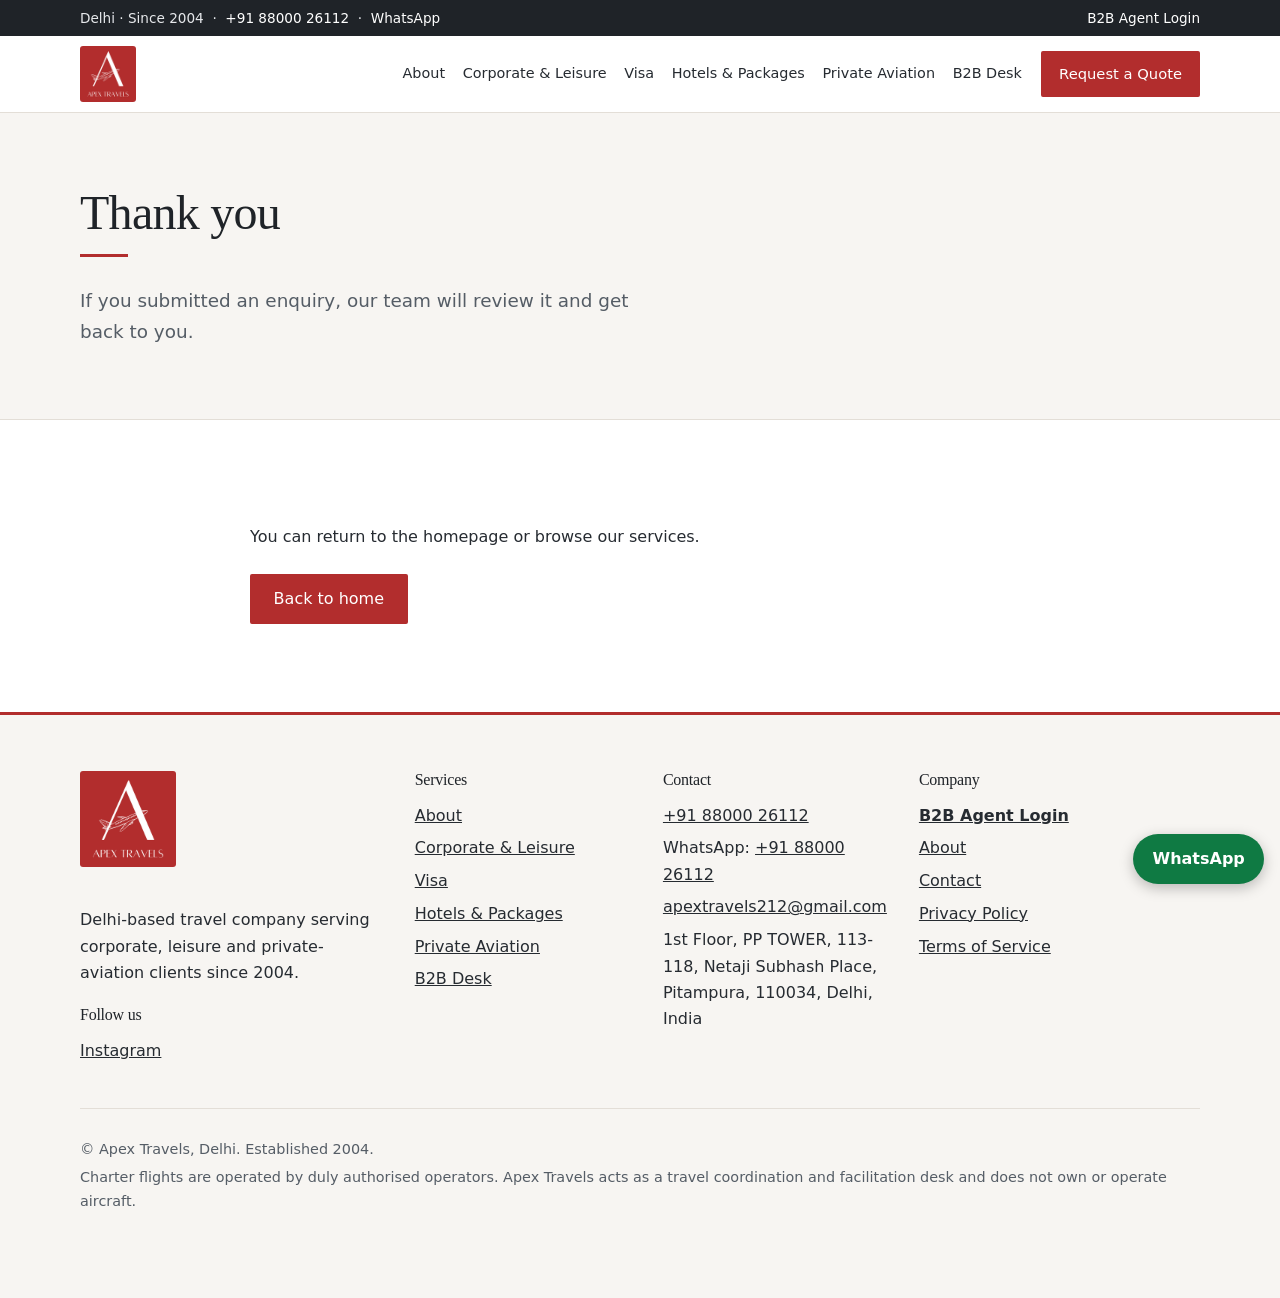
<file: site/thank-you.html>
<!DOCTYPE html>
<html lang="en-IN">
<head>
<meta charset="utf-8">
<meta name="viewport" content="width=device-width, initial-scale=1">
<title>Thank you | Apex Travels</title>
<meta name="description" content="Thank you for contacting Apex Travels.">
<link rel="canonical" href="https://www.apextravels.co.in/thank-you.html">
<meta name="robots" content="noindex, follow">
<meta name="theme-color" content="#B22D2D">
<link rel="icon" type="image/png" sizes="32x32" href="images/favicon-32.png">
<link rel="apple-touch-icon" href="images/apple-touch-icon.png">
<meta property="og:type" content="website">
<meta property="og:site_name" content="Apex Travels">
<meta property="og:locale" content="en_IN">
<meta property="og:title" content="Thank you | Apex Travels">
<meta property="og:description" content="Thank you for contacting Apex Travels.">
<meta property="og:url" content="https://www.apextravels.co.in/thank-you.html">
<meta property="og:image" content="https://www.apextravels.co.in/images/og-image.png">
<meta name="twitter:card" content="summary_large_image">
<meta name="twitter:title" content="Thank you | Apex Travels">
<meta name="twitter:description" content="Thank you for contacting Apex Travels.">
<meta name="twitter:image" content="https://www.apextravels.co.in/images/og-image.png">
<script>try{if(!sessionStorage.getItem("apexPre")&&!matchMedia("(prefers-reduced-motion: reduce)").matches)document.documentElement.classList.add("pre-on")}catch(e){}</script>
<link rel="stylesheet" href="css/style.css">
<script src="js/main.js" defer></script>

</head>
<body>
<a class="skip" href="#main">Skip to content</a>
<div class="pre" aria-hidden="true"><img src="images/apex-logo.png" alt="" width="150" height="150"></div>
<div class="util"><div class="wrap util-in"><p><span class="hide-s">Delhi &middot; Since 2004 &nbsp;&middot;&nbsp; </span><a href="tel:+918800026112">+91 88000 26112</a> &nbsp;&middot;&nbsp; <a href="https://wa.me/918800026112?text=Hello%20Apex%20Travels%2C%20I%20would%20like%20to%20make%20an%20enquiry.">WhatsApp</a></p><a href="https://www.apextravelonline.com/login" rel="noopener">B2B Agent Login</a></div></div>
<header class="site-header"><div class="wrap bar">
<a class="brand" href="index.html" aria-label="Apex Travels home"><img src="images/apex-logo-128.png" alt="Apex Travels" width="56" height="56"></a>
<button class="menu-btn" type="button" aria-expanded="false" aria-controls="nav" aria-label="Open menu"><span></span></button>
<nav id="nav" class="nav" aria-label="Primary"><ul><li><a href="about.html">About</a></li><li><a href="corporate-travel.html">Corporate &amp; Leisure</a></li><li><a href="visa-assistance.html">Visa</a></li><li><a href="hotels-packages.html">Hotels &amp; Packages</a></li><li><a href="private-aviation.html">Private Aviation</a></li><li><a href="b2b-corporate-travel.html">B2B Desk</a></li></ul><div class="nav-actions"><a class="btn btn-line btn-sm" href="https://www.apextravelonline.com/login" rel="noopener">B2B Agent Login</a><a class="btn btn-sm" href="contact.html">Request a Quote</a></div></nav>
</div></header>
<main id="main">
<div class="pagehead"><div class="wrap"><h1>Thank you</h1><p class="sub">If you submitted an enquiry, our team will review it and get back to you.</p></div></div><section class="sec"><div class="wrap narrow"><p>You can return to the homepage or browse our services.</p><div class="cta-row"><a class="btn" href="index.html">Back to home</a></div></div></section>
</main>
<footer class="site-footer"><div class="wrap fgrid">
<div><a class="brand" href="index.html" aria-label="Apex Travels home"><img src="images/apex-logo.png" alt="Apex Travels" width="96" height="96" loading="lazy"></a><p>Delhi-based travel company serving corporate, leisure and private-aviation clients since 2004.</p><h2 class="fh">Follow us</h2><ul class="soc"><li><a href="https://www.instagram.com/apextravels.official/" target="_blank" rel="noopener noreferrer" aria-label="Apex Travels on Instagram (opens in a new tab)">Instagram</a></li></ul></div>
<div><h2>Services</h2><ul><li><a href="about.html">About</a></li><li><a href="corporate-travel.html">Corporate &amp; Leisure</a></li><li><a href="visa-assistance.html">Visa</a></li><li><a href="hotels-packages.html">Hotels &amp; Packages</a></li><li><a href="private-aviation.html">Private Aviation</a></li><li><a href="b2b-corporate-travel.html">B2B Desk</a></li></ul></div>
<div><h2>Contact</h2><ul><li><a href="tel:+918800026112">+91 88000 26112</a></li><li>WhatsApp: <a href="https://wa.me/918800026112?text=Hello%20Apex%20Travels%2C%20I%20would%20like%20to%20make%20an%20enquiry.">+91 88000 26112</a></li><li><a href="mailto:apextravels212@gmail.com">apextravels212@gmail.com</a></li><li>1st Floor, PP TOWER, 113-118, Netaji Subhash Place, Pitampura, 110034, Delhi, India</li></ul></div>
<div><h2>Company</h2><ul><li><a href="https://www.apextravelonline.com/login" rel="noopener"><strong>B2B Agent Login</strong></a></li><li><a href="about.html">About</a></li><li><a href="contact.html">Contact</a></li><li><a href="privacy-policy.html">Privacy Policy</a></li><li><a href="terms-of-service.html">Terms of Service</a></li></ul></div>
</div>
<div class="wrap fbase"><p>&copy; Apex Travels, Delhi. Established 2004.</p><p>Charter flights are operated by duly authorised operators. Apex Travels acts as a travel coordination and facilitation desk and does not own or operate aircraft.</p></div></footer>
<a class="wa" href="https://wa.me/918800026112?text=Hello%20Apex%20Travels%2C%20I%20would%20like%20to%20make%20an%20enquiry." aria-label="Chat with Apex Travels on WhatsApp">WhatsApp</a>
</body>
</html>
</file>
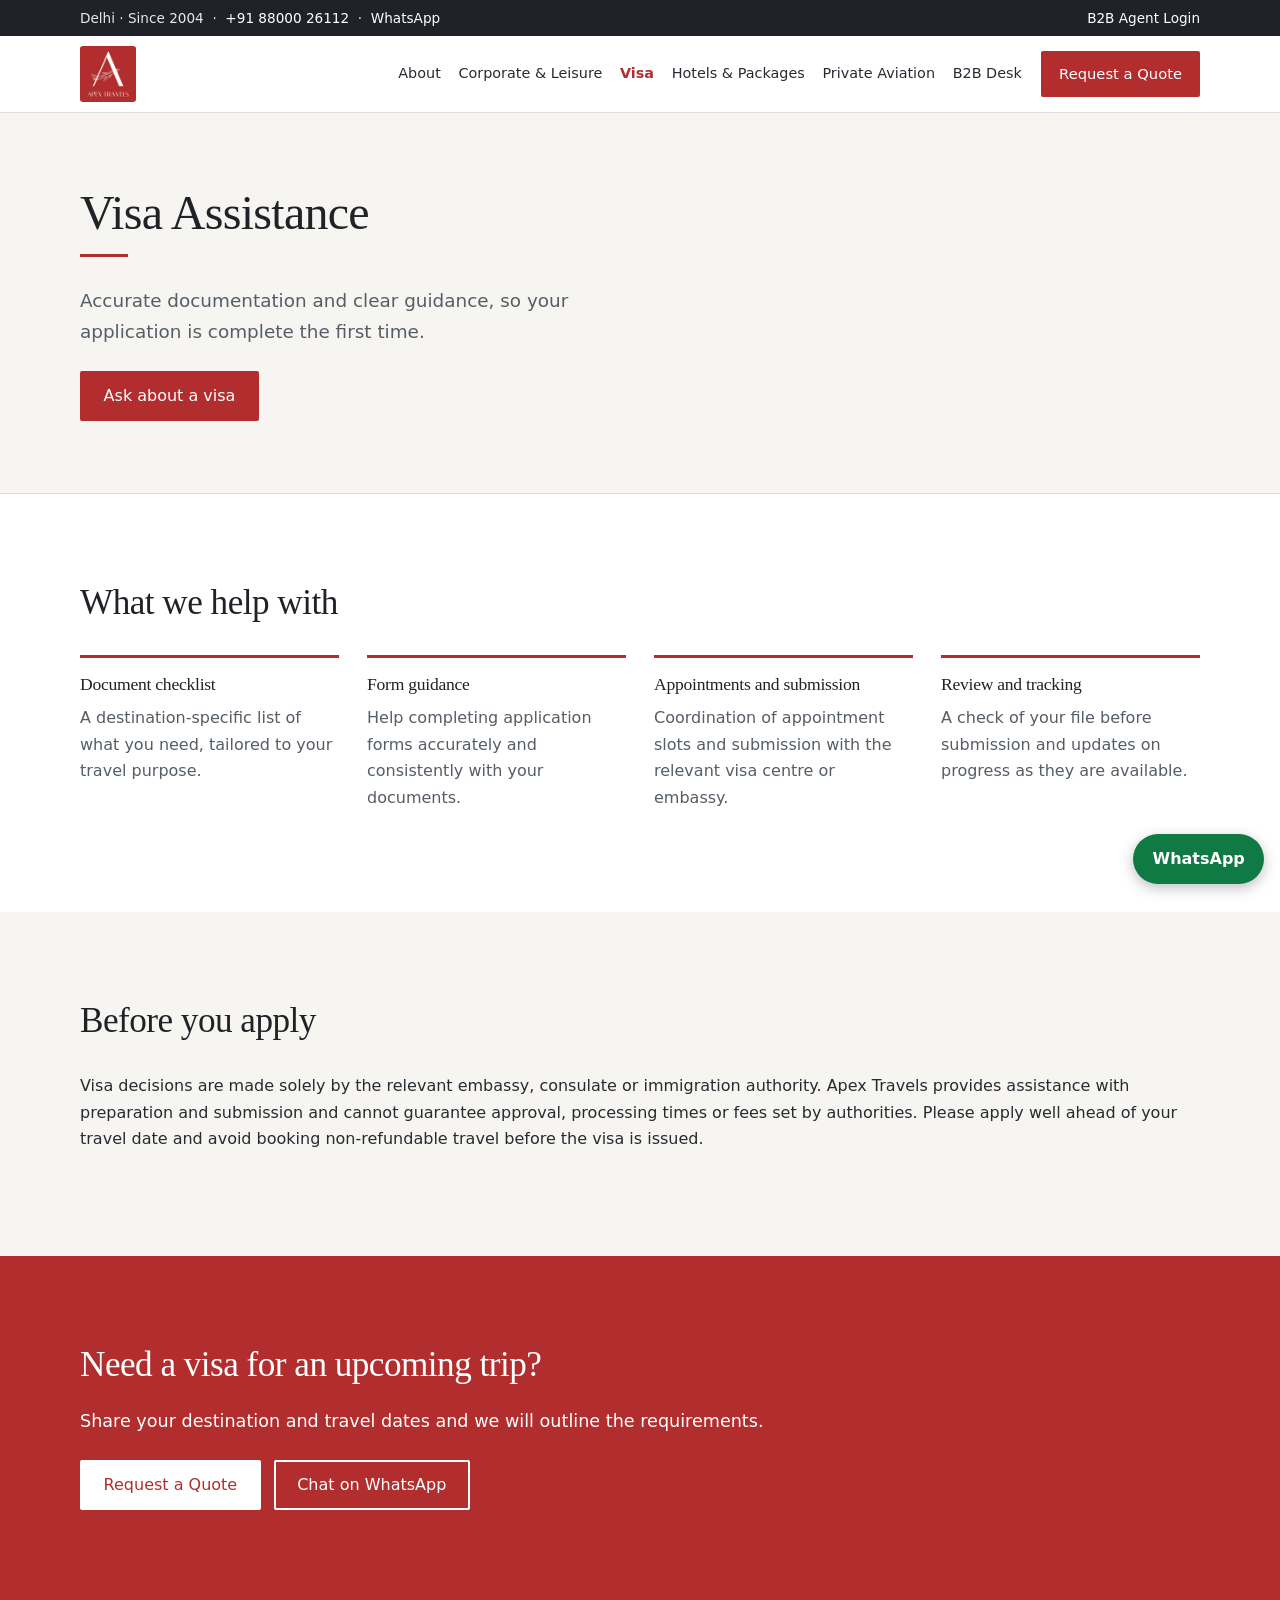
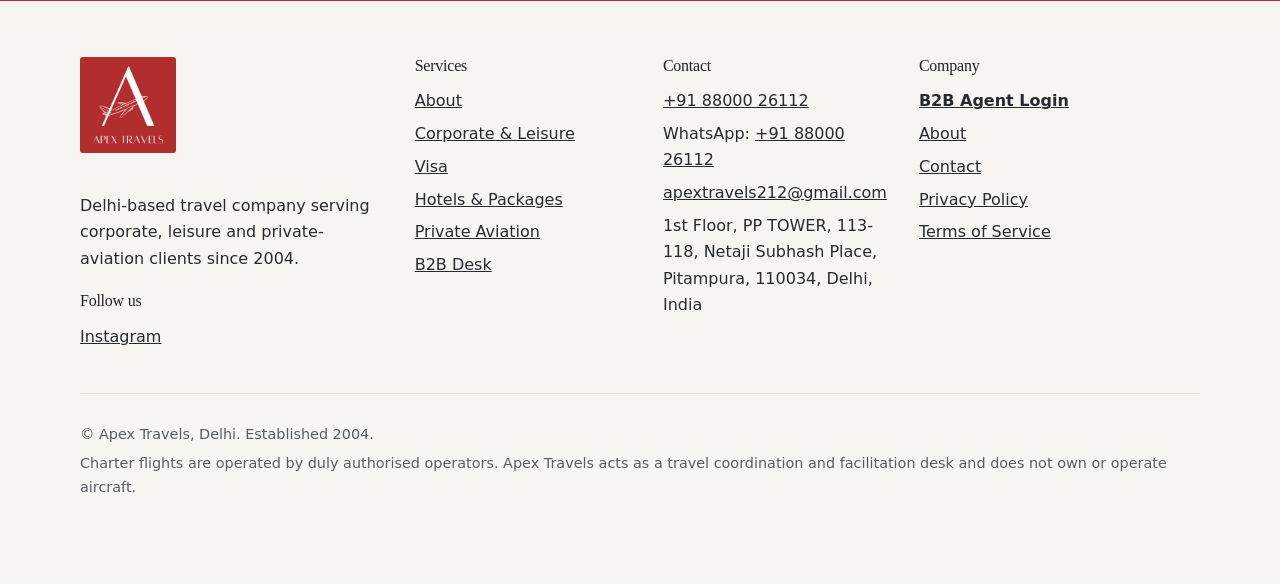
<file: site/visa-assistance.html>
<!DOCTYPE html>
<html lang="en-IN">
<head>
<meta charset="utf-8">
<meta name="viewport" content="width=device-width, initial-scale=1">
<title>Visa Assistance Services in Delhi | Apex Travels</title>
<meta name="description" content="Visa assistance from Delhi: document checklists, form guidance, appointment coordination and file review for business and leisure travellers.">
<link rel="canonical" href="https://www.apextravels.co.in/visa-assistance.html">
<meta name="robots" content="index, follow">
<meta name="theme-color" content="#B22D2D">
<link rel="icon" type="image/png" sizes="32x32" href="images/favicon-32.png">
<link rel="apple-touch-icon" href="images/apple-touch-icon.png">
<meta property="og:type" content="website">
<meta property="og:site_name" content="Apex Travels">
<meta property="og:locale" content="en_IN">
<meta property="og:title" content="Visa Assistance Services in Delhi | Apex Travels">
<meta property="og:description" content="Visa assistance from Delhi: document checklists, form guidance, appointment coordination and file review for business and leisure travellers.">
<meta property="og:url" content="https://www.apextravels.co.in/visa-assistance.html">
<meta property="og:image" content="https://www.apextravels.co.in/images/og-image.png">
<meta name="twitter:card" content="summary_large_image">
<meta name="twitter:title" content="Visa Assistance Services in Delhi | Apex Travels">
<meta name="twitter:description" content="Visa assistance from Delhi: document checklists, form guidance, appointment coordination and file review for business and leisure travellers.">
<meta name="twitter:image" content="https://www.apextravels.co.in/images/og-image.png">
<script>try{if(!sessionStorage.getItem("apexPre")&&!matchMedia("(prefers-reduced-motion: reduce)").matches)document.documentElement.classList.add("pre-on")}catch(e){}</script>
<link rel="stylesheet" href="css/style.css">
<script src="js/main.js" defer></script>

</head>
<body>
<a class="skip" href="#main">Skip to content</a>
<div class="pre" aria-hidden="true"><img src="images/apex-logo.png" alt="" width="150" height="150"></div>
<div class="util"><div class="wrap util-in"><p><span class="hide-s">Delhi &middot; Since 2004 &nbsp;&middot;&nbsp; </span><a href="tel:+918800026112">+91 88000 26112</a> &nbsp;&middot;&nbsp; <a href="https://wa.me/918800026112?text=Hello%20Apex%20Travels%2C%20I%20would%20like%20to%20make%20an%20enquiry.">WhatsApp</a></p><a href="https://www.apextravelonline.com/login" rel="noopener">B2B Agent Login</a></div></div>
<header class="site-header"><div class="wrap bar">
<a class="brand" href="index.html" aria-label="Apex Travels home"><img src="images/apex-logo-128.png" alt="Apex Travels" width="56" height="56"></a>
<button class="menu-btn" type="button" aria-expanded="false" aria-controls="nav" aria-label="Open menu"><span></span></button>
<nav id="nav" class="nav" aria-label="Primary"><ul><li><a href="about.html">About</a></li><li><a href="corporate-travel.html">Corporate &amp; Leisure</a></li><li><a href="visa-assistance.html" aria-current="page">Visa</a></li><li><a href="hotels-packages.html">Hotels &amp; Packages</a></li><li><a href="private-aviation.html">Private Aviation</a></li><li><a href="b2b-corporate-travel.html">B2B Desk</a></li></ul><div class="nav-actions"><a class="btn btn-line btn-sm" href="https://www.apextravelonline.com/login" rel="noopener">B2B Agent Login</a><a class="btn btn-sm" href="contact.html">Request a Quote</a></div></nav>
</div></header>
<main id="main">
<div class="pagehead"><div class="wrap"><h1>Visa Assistance</h1><p class="sub">Accurate documentation and clear guidance, so your application is complete the first time.</p><div class="cta-row"><a class="btn btn-acc" href="contact.html?topic=visa#enquiry">Ask about a visa</a></div></div></div><section class="sec "><div class="wrap"><div class="sec-h"><h2>What we help with</h2></div><div class="grid g4"><article class="col"><h3>Document checklist</h3><p>A destination-specific list of what you need, tailored to your travel purpose.</p></article><article class="col"><h3>Form guidance</h3><p>Help completing application forms accurately and consistently with your documents.</p></article><article class="col"><h3>Appointments and submission</h3><p>Coordination of appointment slots and submission with the relevant visa centre or embassy.</p></article><article class="col"><h3>Review and tracking</h3><p>A check of your file before submission and updates on progress as they are available.</p></article></div></div></section><section class="sec alt"><div class="wrap"><div class="sec-h"><h2>Before you apply</h2></div><p>Visa decisions are made solely by the relevant embassy, consulate or immigration authority. Apex Travels provides assistance with preparation and submission and cannot guarantee approval, processing times or fees set by authorities. Please apply well ahead of your travel date and avoid booking non-refundable travel before the visa is issued.</p></div></section><section class="sec cta"><div class="wrap"><h2>Need a visa for an upcoming trip?</h2><p class="lead">Share your destination and travel dates and we will outline the requirements.</p><div class="cta-row"><a class="btn btn-acc" href="contact.html">Request a Quote</a><a class="btn btn-line" href="https://wa.me/918800026112?text=Hello%20Apex%20Travels%2C%20I%20would%20like%20to%20make%20an%20enquiry.">Chat on WhatsApp</a></div></div></section>
</main>
<footer class="site-footer"><div class="wrap fgrid">
<div><a class="brand" href="index.html" aria-label="Apex Travels home"><img src="images/apex-logo.png" alt="Apex Travels" width="96" height="96" loading="lazy"></a><p>Delhi-based travel company serving corporate, leisure and private-aviation clients since 2004.</p><h2 class="fh">Follow us</h2><ul class="soc"><li><a href="https://www.instagram.com/apextravels.official/" target="_blank" rel="noopener noreferrer" aria-label="Apex Travels on Instagram (opens in a new tab)">Instagram</a></li></ul></div>
<div><h2>Services</h2><ul><li><a href="about.html">About</a></li><li><a href="corporate-travel.html">Corporate &amp; Leisure</a></li><li><a href="visa-assistance.html">Visa</a></li><li><a href="hotels-packages.html">Hotels &amp; Packages</a></li><li><a href="private-aviation.html">Private Aviation</a></li><li><a href="b2b-corporate-travel.html">B2B Desk</a></li></ul></div>
<div><h2>Contact</h2><ul><li><a href="tel:+918800026112">+91 88000 26112</a></li><li>WhatsApp: <a href="https://wa.me/918800026112?text=Hello%20Apex%20Travels%2C%20I%20would%20like%20to%20make%20an%20enquiry.">+91 88000 26112</a></li><li><a href="mailto:apextravels212@gmail.com">apextravels212@gmail.com</a></li><li>1st Floor, PP TOWER, 113-118, Netaji Subhash Place, Pitampura, 110034, Delhi, India</li></ul></div>
<div><h2>Company</h2><ul><li><a href="https://www.apextravelonline.com/login" rel="noopener"><strong>B2B Agent Login</strong></a></li><li><a href="about.html">About</a></li><li><a href="contact.html">Contact</a></li><li><a href="privacy-policy.html">Privacy Policy</a></li><li><a href="terms-of-service.html">Terms of Service</a></li></ul></div>
</div>
<div class="wrap fbase"><p>&copy; Apex Travels, Delhi. Established 2004.</p><p>Charter flights are operated by duly authorised operators. Apex Travels acts as a travel coordination and facilitation desk and does not own or operate aircraft.</p></div></footer>
<a class="wa" href="https://wa.me/918800026112?text=Hello%20Apex%20Travels%2C%20I%20would%20like%20to%20make%20an%20enquiry." aria-label="Chat with Apex Travels on WhatsApp">WhatsApp</a>
</body>
</html>
</file>
<file: site/css/style.css>
:root{--red:#B22D2D;--red-d:#8F2323;--red-l:#FF9C97;--char:#1F2328;--ink:#262B31;--mut:#555D66;--grey:#F7F5F2;--line:#E3DED7;--white:#FFFFFF;--serif:"Iowan Old Style","Palatino Linotype",Palatino,"Book Antiqua",Georgia,serif}
*{box-sizing:border-box}html{scroll-behavior:smooth;scroll-padding-top:5.5rem}
body{margin:0;font:1rem/1.65 system-ui,-apple-system,"Segoe UI",Roboto,"Helvetica Neue",Arial,sans-serif;color:var(--ink);background:var(--white)}
img{max-width:100%;height:auto;display:block;background:var(--grey)}picture{display:block}a{color:var(--red)}
.wrap{width:min(1120px,100% - 2.5rem);margin-inline:auto}.narrow{max-width:780px}
.skip{position:absolute;left:-999px}.skip:focus{left:1rem;top:1rem;background:#fff;padding:.5rem 1rem;z-index:100}
:focus-visible{outline:3px solid var(--red);outline-offset:2px}.on-dark :focus-visible{outline-color:#fff}
h1,h2,h3{color:var(--char);line-height:1.18;letter-spacing:-.015em;margin:0 0 .6em}
h1{font-size:clamp(2.2rem,5.5vw,3.7rem);font-weight:700}h2{font-size:clamp(1.55rem,3.2vw,2.2rem)}h3{font-size:1.1rem}
.on-dark{color:#d5d9de}.on-dark h1,.on-dark h2,.on-dark h3{color:#fff}.on-dark a:not(.btn){color:#fff}
.btn{display:inline-flex;align-items:center;justify-content:center;min-height:44px;padding:.6rem 1.35rem;border-radius:4px;font:600 1rem/1.2 inherit;text-decoration:none;border:2px solid var(--red);background:var(--red);color:#fff;cursor:pointer;transition:background-color .2s,color .2s,border-color .2s,transform .2s,box-shadow .2s}
.btn:hover{background:var(--red-d);border-color:var(--red-d);transform:translateY(-2px);box-shadow:0 6px 16px rgba(31,35,40,.18)}.btn:active{transform:none;box-shadow:none}.btn-sm{padding:.55rem 1rem;font-size:.92rem}
.btn-line{background:transparent;color:var(--red)}.btn-line:hover{background:var(--red);border-color:var(--red);color:#fff}
.on-dark .btn-line{color:#fff;border-color:#fff}.on-dark .btn-line:hover{background:#fff;border-color:#fff;color:var(--char)}
.btn[disabled]{opacity:.6;cursor:progress;transform:none;box-shadow:none}
.cta-row{display:flex;flex-wrap:wrap;gap:.8rem;margin-top:1.5rem}
.site-header{position:sticky;top:0;z-index:50;background:rgba(255,255,255,.97);border-bottom:1px solid var(--line)}
.bar{display:flex;align-items:center;justify-content:space-between;min-height:4.75rem}
.brand{display:inline-block;line-height:0}.brand img{height:56px;width:56px;border-radius:3px;background:none}
.menu-btn{background:none;border:0;padding:.85rem;cursor:pointer}
.menu-btn span,.menu-btn span::before,.menu-btn span::after{display:block;width:24px;height:2px;background:var(--char);position:relative;content:"";transition:transform .25s,top .25s,background-color .25s}
.menu-btn span::before{top:-7px;position:absolute}.menu-btn span::after{top:7px;position:absolute}
.menu-btn[aria-expanded=true] span{background:transparent}.menu-btn[aria-expanded=true] span::before{top:0;transform:rotate(45deg)}.menu-btn[aria-expanded=true] span::after{top:0;transform:rotate(-45deg)}
.nav{position:absolute;left:0;right:0;top:100%;background:#fff;padding:1rem 1.25rem 1.5rem;border-bottom:1px solid var(--line);box-shadow:0 14px 24px rgba(0,0,0,.07);max-height:calc(100vh - 4.25rem);overflow:auto;visibility:hidden;opacity:0;transform:translateY(-8px);transition:opacity .25s ease,transform .25s ease,visibility 0s linear .25s}
.nav.open{visibility:visible;opacity:1;transform:none;transition-delay:0s}
.nav ul{list-style:none;margin:0 0 1rem;padding:0}.nav li a{display:block;padding:.75rem 0;color:var(--ink);text-decoration:none;font-weight:500;border-bottom:1px solid var(--line)}
.nav li a[aria-current=page]{color:var(--red);font-weight:700}.nav-actions{display:grid;gap:.6rem}.nav-actions .btn:not(.btn-line){order:-1}
@media(min-width:1160px){.menu-btn{display:none}.nav{position:static;display:flex;align-items:center;gap:1.2rem;padding:0;border:0;box-shadow:none;background:none;max-height:none;overflow:visible;visibility:visible;opacity:1;transform:none}.nav ul{display:flex;gap:1.1rem;margin:0}.nav li a{border:0;padding:.3rem 0;font-size:.9rem}.nav li a:hover{color:var(--red)}.nav-actions{display:flex;gap:.6rem}.nav-actions .btn:not(.btn-line){order:0}}
.hero{background:linear-gradient(180deg,#fff,#f6f6f7);padding:clamp(3rem,8vw,6rem) 0}.hero.on-dark{background:var(--char)}.hero-g{display:grid;gap:2.5rem;align-items:center}
.sub{font-size:1.15rem;max-width:36rem;margin:0;color:var(--mut)}.on-dark .sub{color:#d5d9de}.hero h1{max-width:14ch}.hero-img img{border-radius:4px;aspect-ratio:3/2;object-fit:cover;width:100%}
@media(min-width:900px){.hero-g{grid-template-columns:1.1fr .9fr}}
.pagehead{background:var(--grey);border-bottom:1px solid var(--line);padding:clamp(2.5rem,6vw,4.5rem) 0}.pagehead h1{font-size:clamp(2rem,4.5vw,3rem);max-width:none}.pagehead h1::after{content:"";display:block;width:3rem;height:3px;background:var(--red);margin-top:.8rem}
.sec{padding:clamp(3rem,7vw,5.5rem) 0}.alt{background:var(--grey)}.dark{background:var(--char)}.tight{padding:2.5rem 0}.gap{padding-top:2rem}
.sec-h{max-width:44rem;margin-bottom:2rem}.lead{font-size:1.1rem;color:var(--mut);margin:0}.on-dark .lead{color:#d5d9de}
.cta{background:var(--red);color:#fff}.cta h2{color:#fff}.cta .lead{color:#fff}.cta .btn{background:#fff;border-color:#fff;color:var(--red)}.cta .btn:hover{background:var(--char);border-color:var(--char);color:#fff}.cta .btn-line{background:transparent;border-color:#fff;color:#fff}.cta .btn-line:hover{background:#fff;color:var(--red)}.cta :focus-visible{outline-color:#fff}
.grid{display:grid;gap:2rem 1.75rem}@media(min-width:700px){.g2,.g3,.g4{grid-template-columns:repeat(2,1fr)}}@media(min-width:1000px){.g3{grid-template-columns:repeat(3,1fr)}.g4{grid-template-columns:repeat(4,1fr)}}
.col{border-top:3px solid var(--red);padding-top:1rem}.col p{margin:0 0 .8rem;color:var(--mut)}.more{font-weight:600}
.rows{margin:0;display:grid;gap:0 3rem}@media(min-width:800px){.rows{grid-template-columns:1fr 1fr}}
.rows div{border-top:1px solid var(--line);padding:1.1rem 0}.rows dt{font-weight:700;color:var(--char)}.rows dd{margin:.25rem 0 0;color:var(--mut)}
.split{display:grid;gap:2.5rem;align-items:center}@media(min-width:900px){.split{grid-template-columns:1fr 1fr}}.split img{border-radius:4px;aspect-ratio:3/2;object-fit:cover;width:100%}
.ticks{list-style:none;padding:0;margin:1.25rem 0}.ticks li{padding:.35rem 0 .35rem 1.5rem;position:relative}.ticks li::before{content:"";position:absolute;left:0;top:.95rem;width:.65rem;height:2px;background:var(--red)}.on-dark .ticks li::before{background:var(--red-l)}
.small{font-size:.92rem}.steps{padding-left:1.25rem;display:grid;gap:1rem;max-width:44rem}.steps li::marker{font-weight:700;color:var(--red)}
.disclaimer{border-left:4px solid var(--red);background:#fdf3f2;padding:1rem 1.25rem;color:var(--ink);font-size:1.02rem;margin-bottom:1rem}
.tbl-wrap{overflow-x:auto;border:1px solid var(--line);background:#fff}table{border-collapse:collapse;width:100%;min-width:720px}caption{caption-side:bottom;text-align:left;padding:.8rem 1rem;font-size:.9rem;color:var(--mut)}
th,td{padding:.9rem 1rem;border-bottom:1px solid var(--line);text-align:left;vertical-align:top}thead th{background:var(--char);color:#fff}tbody th{color:var(--char)}
.form{display:grid;gap:1.1rem;margin-top:1rem}.row{display:grid;gap:1.1rem}@media(min-width:700px){.row.two{grid-template-columns:1fr 1fr}.row.three{grid-template-columns:repeat(3,1fr)}}
.field{border:0;padding:0;margin:0;min-width:0}label,legend{display:block;font-weight:600;margin-bottom:.35rem;padding:0}
input,select,textarea{width:100%;padding:.75rem .85rem;border:1px solid #8e98a3;border-radius:4px;font:inherit;background:#fff;color:var(--ink)}
input[type=checkbox],input[type=radio]{width:auto;margin-right:.5rem}.inline{display:flex;align-items:flex-start;font-weight:400}.radios{display:flex;flex-wrap:wrap;gap:.4rem 1.2rem;padding-top:.5rem}
[aria-invalid=true]{border-color:#b3261e}.err{display:block;color:#b3261e;font-size:.88rem}.note{color:var(--mut);font-size:.95rem;margin:0}
.form-error{background:#fdf3f2;border:1px solid var(--red);border-radius:4px;padding:1rem}.form-success{display:none;background:#eef7f0;border:1px solid #8fc19d;padding:1.5rem;border-radius:4px}.form-success.show{display:block}.form-wrap form[hidden]{display:none}
.alt-contact{margin-top:2rem}.prose h2{font-size:1.3rem;margin-top:2rem}
.site-footer{background:var(--grey);border-top:3px solid var(--red);padding-top:3.5rem}.fgrid{display:grid;gap:2rem}@media(min-width:560px){.fgrid{grid-template-columns:1fr 1fr}}@media(min-width:960px){.fgrid{grid-template-columns:1.4fr 1fr 1fr 1.3fr}}
.site-footer .brand img{height:96px;width:96px;border-radius:3px;margin-bottom:1rem}.site-footer h2{font-size:1rem}.site-footer ul{list-style:none;padding:0;margin:0}.site-footer li{padding:.2rem 0}.site-footer a{color:var(--ink)}.site-footer a:hover{color:var(--red)}
.fbase{border-top:1px solid var(--line);margin-top:2.5rem;padding:1.5rem 0 5rem;font-size:.9rem;color:var(--mut)}.fbase p{margin:.3rem 0}
.wa{position:fixed;right:1rem;bottom:1rem;z-index:60;background:#0f7a43;color:#fff;padding:.75rem 1.2rem;border-radius:999px;font-weight:700;text-decoration:none;box-shadow:0 4px 14px rgba(0,0,0,.25);transition:transform .2s,background-color .2s}.wa:hover{background:#0b6236;transform:translateY(-2px)}
.img-note{font-size:.85rem;color:var(--mut);margin:.5rem 0 0}.on-dark .img-note{color:#d5d9de}
.social-band{display:flex;flex-wrap:wrap;align-items:center;justify-content:space-between;gap:1rem 2rem}.social-band h2{font-size:1.4rem;margin:0 0 .3rem}.social-band .cta-row{margin:0}
.soc{display:flex;flex-wrap:wrap;gap:.2rem 1.2rem}.site-footer .fh{margin-top:1.25rem}
@media(prefers-reduced-motion:no-preference){
@keyframes rise{from{opacity:0;transform:translateY(14px)}}
.hero-g>div:first-child>*,.pagehead .wrap>*{animation:rise .7s cubic-bezier(.2,.7,.2,1) both}
.hero-g>div:first-child>.sub,.pagehead .wrap>.sub{animation-delay:.08s}.hero-g>div:first-child>.cta-row,.pagehead .wrap>.cta-row{animation-delay:.16s}
.js-ready .reveal{opacity:0;transform:translateY(18px);transition:opacity .6s ease,transform .6s ease}.js-ready .reveal.in{opacity:1;transform:none}}
@media(prefers-reduced-motion:reduce){html{scroll-behavior:auto}*,*::before,*::after{animation:none!important;transition:none!important}}/* ===== Luxury layer: editorial type, photo frames, restrained motion ===== */
h1,h2,h3{font-family:var(--serif);font-weight:500}h1 em,h2 em{font-style:italic;color:var(--red)}
.label{display:flex;align-items:center;gap:.75rem;margin:0 0 1.25rem;font-size:.9rem;font-weight:600;color:var(--mut)}.label::before{content:"";width:2rem;height:2px;background:var(--red)}
.btn{border-radius:2px;position:relative;overflow:hidden}.btn::after{content:"";position:absolute;inset:0;background:linear-gradient(110deg,transparent 30%,rgba(255,255,255,.3) 50%,transparent 70%);transform:translateX(-130%);transition:transform .8s ease}.btn:hover::after{transform:translateX(130%)}
.util{background:var(--char);color:#e6e8eb;font-size:.85rem}.util-in{display:flex;justify-content:space-between;align-items:center;gap:1rem;min-height:2.25rem}.util p{margin:0}.util a{color:#fff;text-decoration:none}.util a:hover{text-decoration:underline}.util :focus-visible{outline-color:#fff}
@media(max-width:600px){.hide-s{display:none}}
.site-header{transition:box-shadow .3s}.site-header.scrolled{box-shadow:0 6px 24px rgba(21,24,28,.09)}.brand img{transition:width .3s,height .3s}.site-header.scrolled .brand img{width:46px;height:46px}
.hero-img img,.split img{aspect-ratio:4/5}.img-note{font-size:.85rem;color:var(--mut);margin:.5rem 0 0}.on-dark .img-note{color:#d5d9de}
.pre{display:none}.pre-on{overflow:hidden}.pre-on .pre{display:grid;place-items:center;position:fixed;inset:0;z-index:200;background:#B22D2D;animation:preout .9s cubic-bezier(.7,0,.2,1) 2.6s forwards}
.pre img{width:150px;height:150px;opacity:0;transform:scale(.94);animation:prein 1s ease .15s forwards;background:none}.pre-on.pre-go .pre{animation:preout2 .9s cubic-bezier(.7,0,.2,1) forwards}
@keyframes prein{to{opacity:1;transform:none}}@keyframes preout{to{transform:translateY(-100%);visibility:hidden}}@keyframes preout2{to{transform:translateY(-100%);visibility:hidden}}
.lh{position:relative;background:var(--grey);padding:clamp(2.5rem,6vw,4.5rem) 0 clamp(3.5rem,7vw,6rem);overflow:hidden}.lh-g{position:relative;display:grid;gap:3rem;align-items:center}@media(min-width:960px){.lh-g{grid-template-columns:.85fr 1.15fr}}
.lh h1{font-size:clamp(2.8rem,7vw,5.2rem);line-height:1.03;max-width:none;margin-bottom:.45em;letter-spacing:-.025em}.ln{display:block;overflow:hidden;padding-bottom:.1em}.ln>span{display:block}.lh .sub{max-width:30rem}
.path{position:absolute;left:0;bottom:0;width:100%;height:65%;color:var(--red);opacity:.45;pointer-events:none}
.arches{display:grid;grid-template-columns:1fr 1.2fr 1fr;gap:clamp(.5rem,1.6vw,1.1rem);align-items:end}.arch{margin:0;overflow:hidden;border-radius:999px 999px 3px 3px;background:#e9e5df}.a1{aspect-ratio:3/5}.a2{aspect-ratio:3/5.9}.a3{aspect-ratio:3/4.6}
.arch picture{height:100%}.arch img{width:100%;height:100%;object-fit:cover;aspect-ratio:auto}
[data-parallax] img{transform:translate3d(0,var(--py,0px),0);scale:1.14;will-change:transform}
.zoom img{transition:scale 1.6s cubic-bezier(.2,.7,.2,1)}.zoom:hover img{scale:1.2}
.ticker{overflow:hidden;border-block:1px solid var(--line);background:#fff;padding:1.15rem 0}.tk{display:flex;width:max-content;animation:tick 55s linear infinite}.tg{display:flex}
.tk span{font:italic 400 clamp(1.3rem,2.6vw,2rem) var(--serif);color:var(--ink);padding-right:2.2rem;white-space:nowrap}.tk span::after{content:"\2022";color:var(--red);margin-left:2.2rem;font-style:normal}@keyframes tick{to{transform:translateX(-50%)}}
.h-desks{border-bottom:1px solid var(--line);background:#fff}.h-desks ol{list-style:none;margin-inline:auto;padding:0;display:grid}.h-desks a{display:grid;gap:.35rem;padding:1.6rem .25rem;text-decoration:none;border-top:1px solid var(--line);position:relative}.h-desks li:first-child a{border-top:0}
.h-desks .n{font:500 1rem var(--serif);color:var(--red)}.h-desks strong{font:500 1.4rem/1.2 var(--serif);color:var(--ink)}.h-desks a span:last-child{color:var(--mut);font-size:.98rem}
.h-desks a::after{content:"";position:absolute;left:0;bottom:-1px;height:2px;width:100%;background:var(--red);transform:scaleX(0);transform-origin:left;transition:transform .6s cubic-bezier(.2,.7,.2,1)}.h-desks a:hover::after,.h-desks a:focus-visible::after{transform:scaleX(1)}
@media(min-width:800px){.h-desks ol{grid-template-columns:repeat(3,1fr)}.h-desks li+li a{border-left:1px solid var(--line)}.h-desks a{padding:2rem 1.75rem;border-top:0}.h-desks li:first-child a{padding-left:0}}
.h-facts{padding:2.75rem 0;background:#fff}.h-facts dl{margin-inline:auto;display:grid;gap:1.5rem 2rem}.h-facts div{border-top:2px solid var(--char);padding-top:.9rem}.h-facts dt{font:500 1.6rem var(--serif);color:var(--ink)}.h-facts dd{margin:.2rem 0 0;color:var(--mut);font-size:.98rem}
@media(min-width:560px){.h-facts dl{grid-template-columns:1fr 1fr}}@media(min-width:960px){.h-facts dl{grid-template-columns:repeat(4,1fr)}}
.h-sec{padding:clamp(4rem,9vw,7rem) 0}.h-split{display:grid;gap:3rem;align-items:center}@media(min-width:900px){.h-split{grid-template-columns:1.05fr .95fr;gap:5rem}}
.h-duo{position:relative;padding-bottom:3.5rem}.h-duo figure{margin:0;overflow:hidden;border-radius:999px 999px 3px 3px;background:#e9e5df}.h-duo picture{height:100%}.h-duo img{width:100%;height:100%;object-fit:cover;aspect-ratio:auto}
.h-duo .big{width:78%;aspect-ratio:4/5}.h-duo .small{position:absolute;right:0;bottom:0;width:44%;aspect-ratio:3/4;border:6px solid #fff;box-sizing:content-box;border-radius:999px 999px 3px 3px}
.h-idx{list-style:none;margin:0;padding:0}.h-idx a{display:flex;justify-content:space-between;align-items:center;padding:1rem 0;border-top:1px solid var(--line);text-decoration:none;font-weight:600;color:var(--ink);transition:color .2s,padding .3s}.h-idx li:last-child a{border-bottom:1px solid var(--line)}
.h-idx a::after{content:"";width:.6rem;height:.6rem;border-top:2px solid var(--red);border-right:2px solid var(--red);transform:rotate(45deg)}.h-idx a:hover{color:var(--red);padding-left:.5rem}
.h-av{background:#15181C;color:#d9dde2;padding:clamp(4rem,9vw,7rem) 0}.h-av h2{color:#fff}.h-av h2 em{color:var(--red-l)}.h-av .label{color:#c9ced4}.h-av .label::before{background:var(--red-l)}.h-av .lead{color:#d9dde2}.h-av :focus-visible{outline-color:#fff}
.h-av-g{display:grid;gap:3rem;align-items:center}@media(min-width:900px){.h-av-g{grid-template-columns:1.1fr .9fr;gap:5rem}}.h-avfig{margin:0;overflow:hidden;border-radius:999px 999px 3px 3px;aspect-ratio:4/5}.h-avfig picture{height:100%}.h-avfig img{width:100%;height:100%;object-fit:cover;aspect-ratio:auto}
.cats{list-style:none;display:flex;flex-wrap:wrap;margin:0 0 1.5rem;padding:0}.cats li{padding:.15rem 1rem .15rem 0;margin-right:1rem;border-right:1px solid #4a5059;font-weight:600;color:#fff}.cats li:last-child{border:0}
.disc{border-left:3px solid var(--red-l);background:rgba(255,255,255,.07);padding:1rem 1.25rem;margin:0;color:#fff}.h-av .btn-ghost{background:transparent;color:#fff;border:2px solid #fff}.h-av .btn-ghost:hover{background:#fff;color:#15181C}
.h-how{background:var(--grey);padding:clamp(4rem,9vw,7rem) 0}.h-steps{list-style:none;margin:2.5rem 0 0;padding:0;display:grid;gap:2rem}.h-steps li{display:grid;gap:.4rem;border-top:2px solid var(--char);padding-top:1rem}
.h-steps .n{font:500 1.6rem var(--serif);color:var(--red)}.h-steps strong{font:500 1.3rem var(--serif);color:var(--ink)}.h-steps span:last-child{color:var(--mut)}@media(min-width:560px){.h-steps{grid-template-columns:1fr 1fr}}@media(min-width:960px){.h-steps{grid-template-columns:repeat(4,1fr)}}
.h-aud{padding:clamp(4rem,9vw,7rem) 0}.h-aud-g{display:grid;gap:3rem}@media(min-width:900px){.h-aud-g{grid-template-columns:1fr 1fr;gap:5rem}}.h-aud article{border-top:1px solid var(--line);padding-top:1.75rem}.h-aud h2{font-size:clamp(1.6rem,3vw,2.2rem)}.h-aud p{color:var(--mut);max-width:30rem}.textlink{font-weight:600;color:var(--ink)}.textlink:hover{color:var(--red)}
@media(prefers-reduced-motion:no-preference){
@keyframes rise{from{opacity:0;transform:translateY(16px)}}@keyframes lnup{from{transform:translateY(108%)}}@keyframes archin{from{clip-path:inset(100% 0 0 0)}to{clip-path:inset(0)}}@keyframes kb{from{scale:1.3}}@keyframes draw{from{clip-path:inset(0 100% 0 0)}}
.pre-on{--b:1.7s}.lh .label,.lh .sub,.lh .cta-row{animation:rise .9s cubic-bezier(.2,.7,.2,1) both;animation-delay:calc(var(--b,0s) + .05s)}.lh .sub{animation-delay:calc(var(--b,0s) + .45s)}.lh .cta-row{animation-delay:calc(var(--b,0s) + .6s)}
.ln>span{animation:lnup 1.1s cubic-bezier(.2,.7,.2,1) both;animation-delay:var(--b,0s)}.ln:nth-child(2)>span{animation-delay:calc(var(--b,0s) + .12s)}.ln:nth-child(3)>span{animation-delay:calc(var(--b,0s) + .24s)}
.arch{animation:archin 1.5s cubic-bezier(.2,.7,.2,1) both;animation-delay:calc(var(--b,0s) + .15s)}.a2{animation-delay:calc(var(--b,0s) + .3s)}.a3{animation-delay:calc(var(--b,0s) + .45s)}.arch img{animation:kb 2.8s cubic-bezier(.2,.7,.2,1) both;animation-delay:var(--b,0s)}.path{animation:draw 3s ease-out both;animation-delay:calc(var(--b,0s) + .5s)}
.js-ready [data-r]{opacity:0;transform:translateY(26px);transition:opacity 1s cubic-bezier(.2,.7,.2,1),transform 1s cubic-bezier(.2,.7,.2,1)}.js-ready [data-r].in{opacity:1;transform:none}
.js-ready [data-mask]{clip-path:inset(0 0 100% 0);transition:clip-path 1.5s cubic-bezier(.2,.7,.2,1)}.js-ready [data-mask].in{clip-path:inset(0)}}
@media(prefers-reduced-motion:reduce){.tk{width:auto;flex-wrap:wrap;justify-content:center}.tg+.tg{display:none}}
/* ===== Layer 2: morphing frames, journeys, dialog, sea band, credentials ===== */
.arch{position:relative}.arch.m{border-radius:50% 50% 3px 3px/calc(50%/var(--r)) calc(50%/var(--r)) 3px 3px}.arch.m>:nth-child(2){position:absolute;inset:0;opacity:0}
.lh::before{content:"";position:absolute;inset:-25%;background:radial-gradient(38% 38% at 28% 32%,rgba(178,45,45,.10),transparent 70%),radial-gradient(34% 34% at 78% 62%,rgba(31,35,40,.07),transparent 70%);pointer-events:none}
.h-show{padding:clamp(4rem,9vw,7rem) 0;background:#fff}.h-show .sec-h{max-width:40rem;margin-bottom:2.5rem}
.jc-list{list-style:none;margin:0;padding:0 0 1rem;display:flex;gap:1rem;overflow-x:auto;scroll-snap-type:x mandatory;scrollbar-width:none}.jc-list::-webkit-scrollbar{display:none}.jc-li{flex:0 0 74%;scroll-snap-align:start}
@media(min-width:760px){.jc-list{display:grid;grid-template-columns:repeat(2,1fr);overflow:visible;gap:2.5rem 1.5rem}.jc-li{flex:none}}@media(min-width:1080px){.jc-list{grid-template-columns:repeat(4,1fr)}}
.jc{display:block;text-decoration:none;color:inherit;transition:transform .6s cubic-bezier(.2,.7,.2,1)}.jc:hover,.jc:focus-visible{transform:translateY(-8px)}
.jc-frame{display:block;aspect-ratio:4/5.4;overflow:hidden;border-radius:50% 50% 3px 3px/37% 37% 3px 3px;background:#e9e5df;transition:border-radius .9s cubic-bezier(.2,.7,.2,1),box-shadow .6s}
.jc:hover .jc-frame,.jc:focus-visible .jc-frame{border-radius:18px;box-shadow:0 24px 40px -20px rgba(21,24,28,.4)}
.jc-frame picture{height:100%}.jc-frame img{width:100%;height:100%;object-fit:cover;aspect-ratio:auto;transition:scale 1.8s cubic-bezier(.2,.7,.2,1)}.jc:hover img,.jc:focus-visible img{scale:1.08}
.jc-body{display:grid;gap:.3rem;padding-top:1.1rem}.jc-body strong{font:500 1.35rem/1.2 var(--serif);color:var(--ink)}.jc-tag{color:var(--mut);font-size:.98rem}
.jc-more{font-weight:600;font-size:.92rem;color:var(--red);display:inline-flex;gap:.5rem;align-items:center;margin-top:.3rem}.jc-more::after{content:"";width:.5rem;height:.5rem;border-top:2px solid currentColor;border-right:2px solid currentColor;transform:rotate(45deg);transition:transform .4s}.jc:hover .jc-more::after{transform:translateX(5px) rotate(45deg)}
.jd{border:0;padding:0;width:min(960px,94vw);max-height:92vh;background:#fff;color:var(--char);overflow:auto;border-radius:6px}.jd::backdrop{background:rgba(15,17,20,.74)}
.jd[open]{animation:jdin .6s cubic-bezier(.2,.7,.2,1)}@keyframes jdin{from{opacity:0;transform:translateY(24px) scale(.98)}}
.jd-in{display:grid;position:relative}@media(min-width:760px){.jd-in{grid-template-columns:.9fr 1.1fr}}
.jd-x{position:absolute;top:.7rem;right:.7rem;z-index:2;width:44px;height:44px;border:0;border-radius:50%;background:rgba(255,255,255,.94);color:var(--char);font-size:1.7rem;line-height:1;cursor:pointer}.jd-x:hover{background:var(--char);color:#fff}
.jd-fig{margin:0;overflow:hidden;min-height:280px;background:#e9e5df}.jd-fig picture{height:100%}.jd-fig img{width:100%;height:100%;min-height:280px;object-fit:cover;aspect-ratio:auto}
.jd[open] .jd-fig{animation:figmorph 1.2s cubic-bezier(.2,.7,.2,1) both}@keyframes figmorph{from{clip-path:inset(7% 12% 7% 12% round 42% 42% 8px 8px)}to{clip-path:inset(0 round 0)}}
.jd-tx{padding:2.25rem clamp(1.25rem,3vw,2.5rem)}.jd-tx h2{font-size:clamp(1.7rem,3vw,2.3rem)}.jd-tag{color:var(--red);font-weight:600;margin:0 0 .75rem}.jd-tx h3{font:700 .95rem var(--sans);margin:1.4rem 0 .2rem;color:var(--ink)}.jd-tx .ticks{margin:.4rem 0 1rem}
html.jd-open{overflow:hidden}@media(max-width:759px){.jd{margin:auto 0 0;width:100vw;max-width:100vw;max-height:94vh;border-radius:14px 14px 0 0}.jd-fig{min-height:240px;max-height:300px}}
.sea{position:relative;min-height:min(78vh,640px);display:grid;align-items:center;color:#fff;overflow:hidden;background:#0b1a2b}.sea-v{position:absolute;inset:0;width:100%;height:100%;object-fit:cover;background:none}
.sea-shade{position:absolute;inset:0;background:linear-gradient(90deg,rgba(11,14,18,.82),rgba(11,14,18,.5) 55%,rgba(11,14,18,.15))}@media(max-width:759px){.sea-shade{background:rgba(11,14,18,.64)}}
.sea .wrap{position:relative}.sea-in{max-width:620px;padding:clamp(4rem,9vw,7rem) 0}.sea h2{color:#fff}.sea h2 em{color:var(--red-l)}.sea .label{color:#e6e8eb}.sea .label::before{background:var(--red-l)}.sea .lead{color:#e6e8eb}.sea :focus-visible{outline-color:#fff}
.sea-btn{position:absolute;right:1rem;bottom:1rem;min-height:44px;padding:.5rem 1.1rem;border:1px solid rgba(255,255,255,.75);background:rgba(15,17,20,.55);color:#fff;border-radius:2px;font:600 .9rem var(--sans);cursor:pointer}.sea-btn:hover{background:#fff;color:var(--char)}.sea-btn[hidden]{display:none}
@media(min-width:1160px){.nav-actions .btn-line{display:none}}.h-sec .lead{margin-bottom:1.75rem}
.iata{display:flex;align-items:center;gap:1rem;flex-wrap:wrap;padding:1.5rem 0 0;margin-top:2.5rem;border-top:1px solid var(--line)}.iata img{height:44px;width:auto;background:none}.iata p{margin:0;font-size:.95rem;color:var(--ink)}
@media(prefers-reduced-motion:no-preference){
@keyframes shape{0%,35%,100%{border-radius:50% 50% 3px 3px/calc(50%/var(--r)) calc(50%/var(--r)) 3px 3px}50%,85%{border-radius:50% 50% 3px 3px/calc(26%/var(--r)) calc(26%/var(--r)) 3px 3px}}
@keyframes xfade{0%,35%,100%{opacity:0}50%,85%{opacity:1}}@keyframes drift{from{transform:translate3d(-3%,-2%,0) rotate(0deg)}to{transform:translate3d(3%,2%,0) rotate(6deg)}}
.arch.m{animation:archin 1.5s cubic-bezier(.2,.7,.2,1) both,shape 16s ease-in-out infinite;animation-delay:calc(var(--b,0s) + .15s),calc(var(--b,0s) + var(--ph,3s))}.a2.m{animation-delay:calc(var(--b,0s) + .3s),calc(var(--b,0s) + var(--ph,3s))}
.arch.m>:nth-child(2){animation:xfade 16s ease-in-out infinite;animation-delay:calc(var(--b,0s) + var(--ph,3s))}.lh::before{animation:drift 28s ease-in-out infinite alternate}}
</file>
